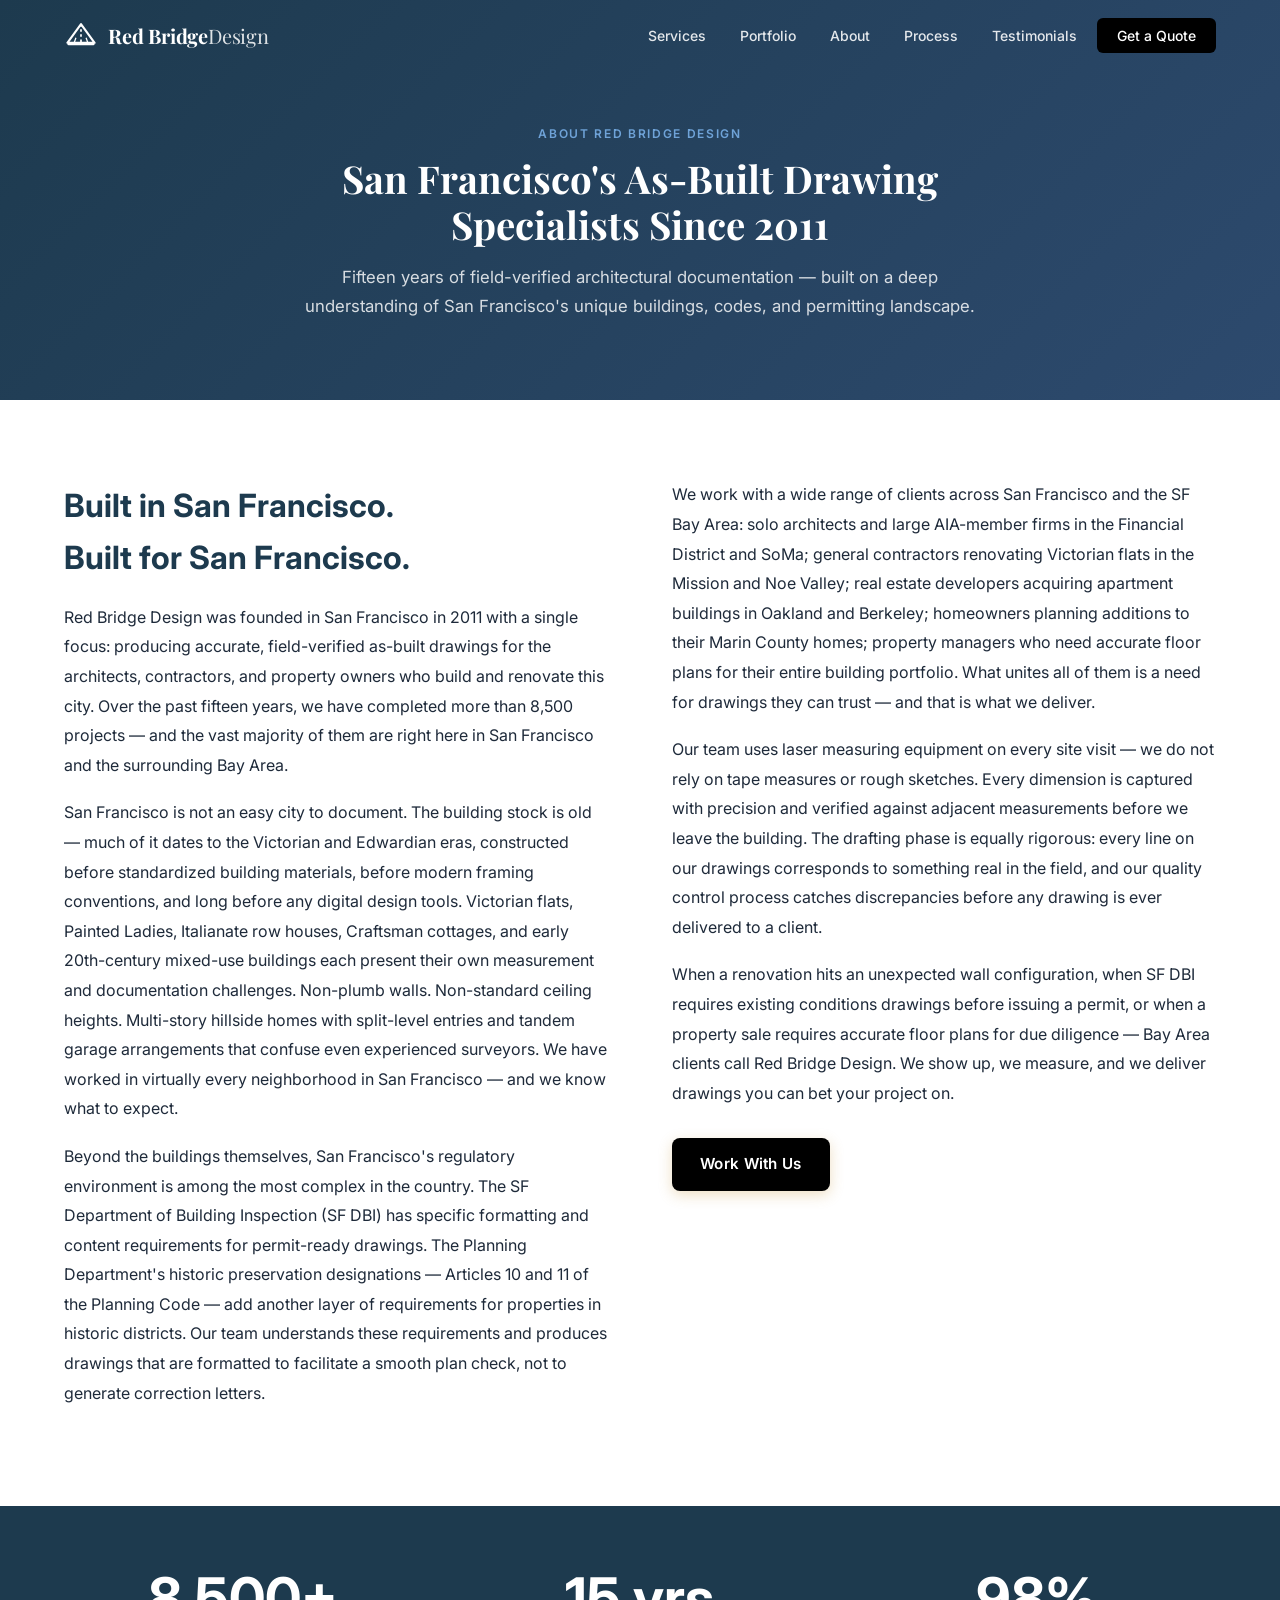
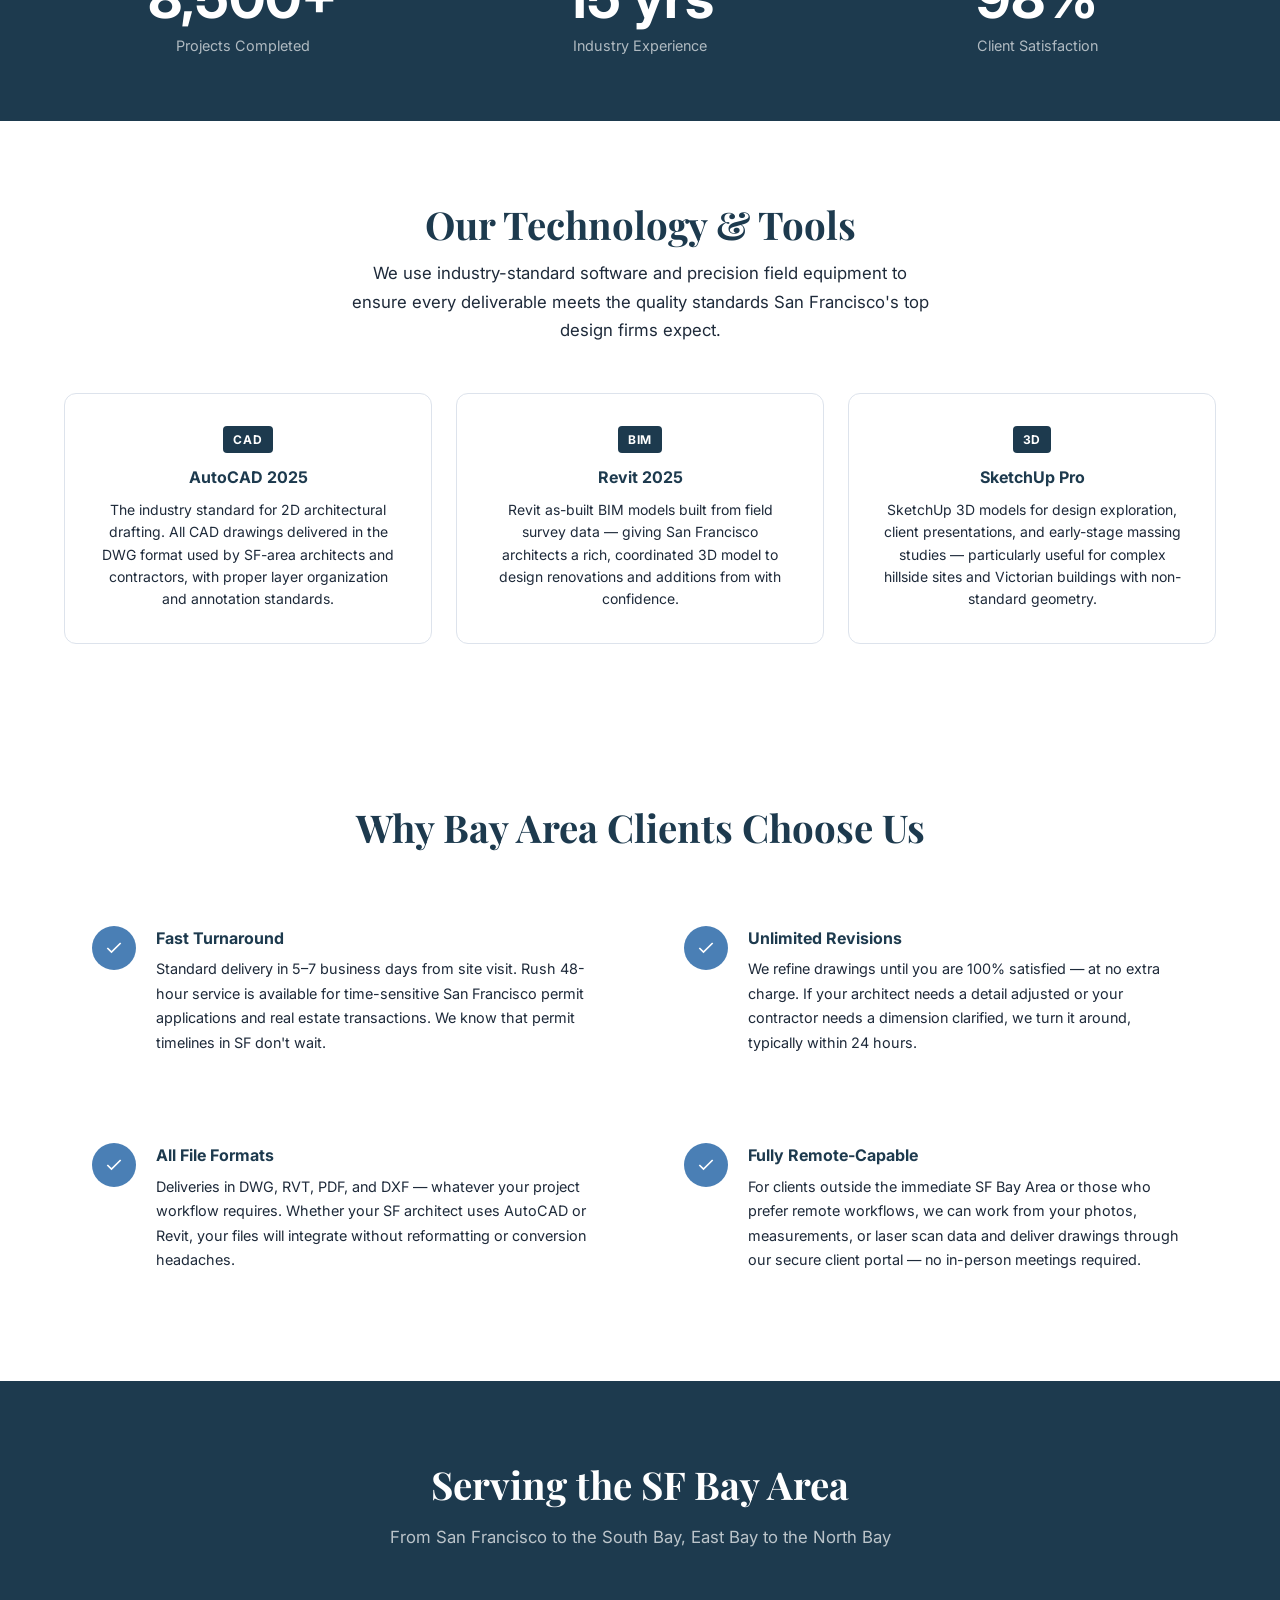
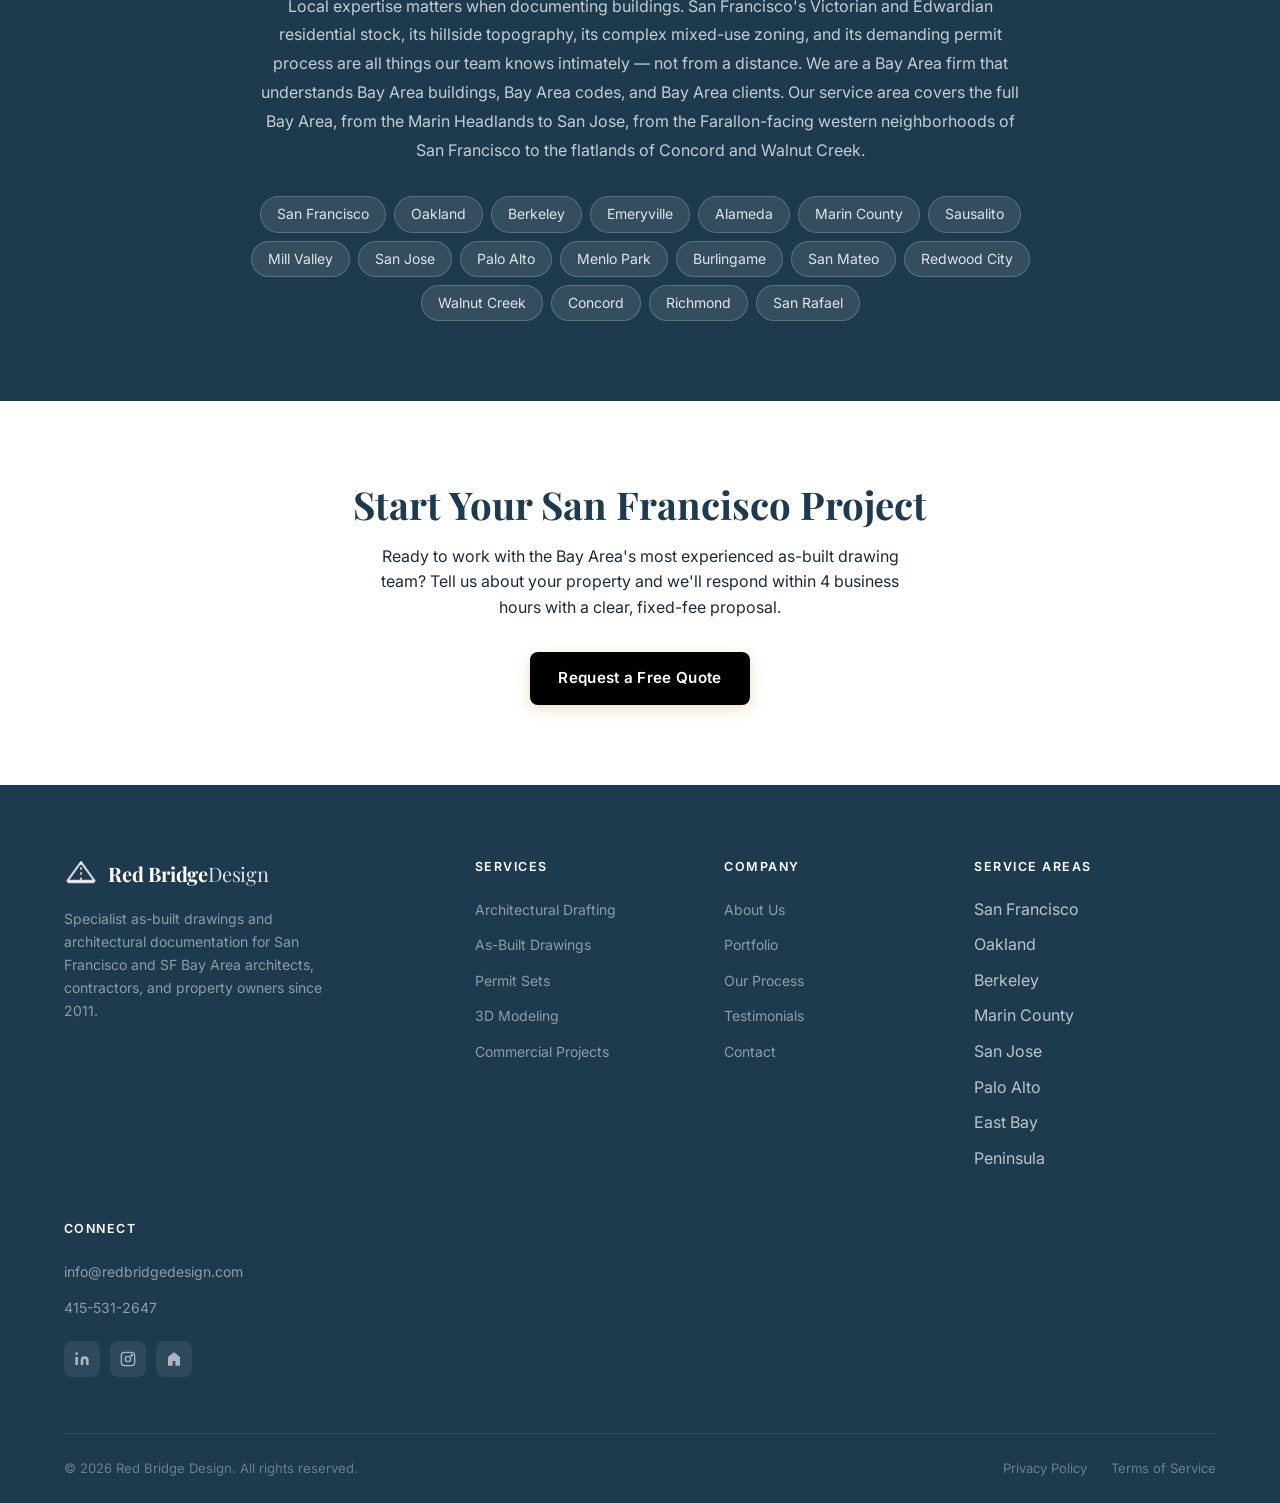
<file: about.html>
<!DOCTYPE html>
<html lang="en">
<head>
  <meta charset="UTF-8" />
  <meta name="viewport" content="width=device-width, initial-scale=1.0" />
  <title>About Red Bridge Design | SF Bay Area As-Built Drawing Specialists</title>
  <meta name="description" content="Learn about Red Bridge Design, San Francisco's premier as-built drawing firm. Serving the SF Bay Area since 2011 with field-verified architectural documentation." />
  <link rel="canonical" href="https://redbridgedesign.com/about.html" />

  <!-- Open Graph -->
  <meta property="og:title" content="About Red Bridge Design | SF Bay Area As-Built Drawing Specialists" />
  <meta property="og:description" content="San Francisco's premier as-built drawing firm. Serving the SF Bay Area since 2011 with field-verified architectural documentation." />
  <meta property="og:url" content="https://redbridgedesign.com/about.html" />
  <meta property="og:type" content="website" />
  <meta property="og:image" content="https://redbridgedesign.com/assets/og-image.jpg" />

  <!-- Twitter Card -->
  <meta name="twitter:card" content="summary_large_image" />
  <meta name="twitter:title" content="About Red Bridge Design | SF Bay Area As-Built Drawing Specialists" />
  <meta name="twitter:description" content="San Francisco's premier as-built drawing firm. Serving the SF Bay Area since 2011." />

  <link rel="stylesheet" href="styles.css" />
  <link rel="preconnect" href="https://fonts.googleapis.com" />
  <link rel="preconnect" href="https://fonts.gstatic.com" crossorigin />
  <link href="https://fonts.googleapis.com/css2?family=Inter:wght@300;400;500;600;700&family=Playfair+Display:wght@400;600;700&display=swap" rel="stylesheet" />
  <style>
    .page-hero {
      background: linear-gradient(135deg, var(--clr-navy) 0%, var(--clr-navy-mid) 100%);
      color: white;
      padding: 120px 0 80px;
      text-align: center;
    }
    .page-hero .section-eyebrow { color: var(--clr-blue-light); }
    .page-hero .section-title { color: white; }
    .page-hero .section-subtitle { color: rgba(255,255,255,0.82); max-width: 700px; margin: 0 auto; }
    .nav__link--active { color: var(--clr-blue) !important; font-weight: 600; }

    .about-story { padding: 80px 0; }
    .about-story__grid { display: grid; grid-template-columns: 1fr 1fr; gap: 64px; align-items: start; }
    .about-story h2 { color: var(--clr-navy); font-size: 2rem; margin-bottom: 20px; }
    .about-story p { color: var(--clr-text-muted); line-height: 1.85; margin-bottom: 18px; }

    .about-stats { background: var(--clr-navy); padding: 64px 0; }
    .about-stats__grid { display: grid; grid-template-columns: repeat(3, 1fr); gap: 40px; text-align: center; }
    .about-stat__number { font-size: 3.5rem; font-weight: 700; color: white; line-height: 1; }
    .about-stat__label { color: rgba(255,255,255,0.65); font-size: 0.9rem; margin-top: 8px; }

    .about-tools { background: var(--clr-surface); padding: 80px 0; }
    .about-tools h2 { text-align: center; color: var(--clr-navy); margin-bottom: 12px; }
    .about-tools .section-subtitle { text-align: center; color: var(--clr-text-muted); max-width: 580px; margin: 0 auto 48px; }
    .tools-grid { display: grid; grid-template-columns: repeat(3, 1fr); gap: 24px; }
    .tool-card { background: white; border-radius: 12px; padding: 32px; text-align: center; border: 1px solid var(--clr-border); }
    .tool-card__badge { display: inline-block; background: var(--clr-navy); color: white; font-size: 0.75rem; font-weight: 700; letter-spacing: 0.08em; padding: 4px 10px; border-radius: 4px; margin-bottom: 12px; }
    .tool-card h3 { color: var(--clr-navy); font-size: 1rem; margin-bottom: 8px; }
    .tool-card p { color: var(--clr-text-muted); font-size: 0.875rem; line-height: 1.6; margin: 0; }

    .about-features { padding: 80px 0; }
    .about-features h2 { text-align: center; color: var(--clr-navy); margin-bottom: 48px; }
    .features-grid { display: grid; grid-template-columns: 1fr 1fr; gap: 32px; }
    .feature-item { display: flex; gap: 20px; align-items: flex-start; padding: 28px; background: var(--clr-surface); border-radius: 12px; }
    .feature-item__icon { flex-shrink: 0; width: 44px; height: 44px; background: var(--clr-blue); border-radius: 50%; display: flex; align-items: center; justify-content: center; color: white; }
    .feature-item__icon svg { width: 20px; height: 20px; }
    .feature-item h3 { color: var(--clr-navy); font-size: 1rem; margin-bottom: 6px; }
    .feature-item p { color: var(--clr-text-muted); font-size: 0.9rem; line-height: 1.7; margin: 0; }

    .service-area-section { background: var(--clr-navy); color: white; padding: 80px 0; }
    .service-area-section h2 { color: white; text-align: center; margin-bottom: 16px; }
    .service-area-section .section-subtitle { color: rgba(255,255,255,0.7); text-align: center; max-width: 640px; margin: 0 auto 40px; }
    .service-area-section p.area-body { color: rgba(255,255,255,0.75); line-height: 1.8; max-width: 780px; margin: 0 auto 32px; text-align: center; }
    .area-tags { display: flex; flex-wrap: wrap; gap: 8px; justify-content: center; max-width: 800px; margin: 0 auto; }
    .area-tag { background: rgba(255,255,255,0.1); border: 1px solid rgba(255,255,255,0.2); border-radius: 20px; padding: 6px 16px; font-size: 0.875rem; color: rgba(255,255,255,0.85); }

    .about-cta { padding: 80px 0; text-align: center; }
    .about-cta h2 { color: var(--clr-navy); margin-bottom: 16px; }
    .about-cta p { color: var(--clr-text-muted); max-width: 560px; margin: 0 auto 32px; }

    @media (max-width: 768px) {
      .about-story__grid { grid-template-columns: 1fr; gap: 32px; }
      .about-stats__grid { grid-template-columns: 1fr; gap: 32px; }
      .tools-grid { grid-template-columns: 1fr; }
      .features-grid { grid-template-columns: 1fr; }
    }
  </style>
</head>
<body>

  <!-- ======= NAVIGATION ======= -->
  <header class="site-header" id="site-header">
    <nav class="nav container">
      <a href="index.html" class="nav__logo">
        <span class="nav__logo-icon">
          <svg viewBox="0 0 40 40" fill="none" xmlns="http://www.w3.org/2000/svg" aria-hidden="true">
            <rect x="4" y="28" width="32" height="3" rx="1.5" fill="currentColor"/>
            <path d="M20 6 L36 28 H4 Z" stroke="currentColor" stroke-width="2.5" fill="none" stroke-linejoin="round"/>
            <line x1="20" y1="6" x2="20" y2="28" stroke="currentColor" stroke-width="2" stroke-dasharray="3 3"/>
            <line x1="12" y1="28" x2="14" y2="22" stroke="currentColor" stroke-width="1.5"/>
            <line x1="28" y1="28" x2="26" y2="22" stroke="currentColor" stroke-width="1.5"/>
          </svg>
        </span>
        <span class="nav__logo-text">Red Bridge<span>Design</span></span>
      </a>

      <ul class="nav__links" id="nav-links">
        <li><a href="services.html" class="nav__link">Services</a></li>
        <li><a href="portfolio.html" class="nav__link">Portfolio</a></li>
        <li><a href="about.html" class="nav__link nav__link--active">About</a></li>
        <li><a href="process.html" class="nav__link">Process</a></li>
        <li><a href="testimonials.html" class="nav__link">Testimonials</a></li>
        <li><a href="contact.html" class="nav__link nav__link--cta">Get a Quote</a></li>
      </ul>

      <button class="nav__hamburger" id="hamburger" aria-label="Toggle navigation" aria-expanded="false">
        <span></span><span></span><span></span>
      </button>
    </nav>
  </header>

  <main>

    <!-- ======= PAGE HERO ======= -->
    <section class="page-hero section">
      <div class="container">
        <p class="section-eyebrow">About Red Bridge Design</p>
        <h1 class="section-title">San Francisco's As-Built Drawing<br/>Specialists Since 2011</h1>
        <p class="section-subtitle">Fifteen years of field-verified architectural documentation — built on a deep understanding of San Francisco's unique buildings, codes, and permitting landscape.</p>
      </div>
    </section>

    <!-- ======= STORY ======= -->
    <section class="about-story section">
      <div class="container">
        <div class="about-story__grid">
          <div>
            <h2>Built in San Francisco.<br/>Built for San Francisco.</h2>
            <p>Red Bridge Design was founded in San Francisco in 2011 with a single focus: producing accurate, field-verified as-built drawings for the architects, contractors, and property owners who build and renovate this city. Over the past fifteen years, we have completed more than 8,500 projects — and the vast majority of them are right here in San Francisco and the surrounding Bay Area.</p>
            <p>San Francisco is not an easy city to document. The building stock is old — much of it dates to the Victorian and Edwardian eras, constructed before standardized building materials, before modern framing conventions, and long before any digital design tools. Victorian flats, Painted Ladies, Italianate row houses, Craftsman cottages, and early 20th-century mixed-use buildings each present their own measurement and documentation challenges. Non-plumb walls. Non-standard ceiling heights. Multi-story hillside homes with split-level entries and tandem garage arrangements that confuse even experienced surveyors. We have worked in virtually every neighborhood in San Francisco — and we know what to expect.</p>
            <p>Beyond the buildings themselves, San Francisco's regulatory environment is among the most complex in the country. The SF Department of Building Inspection (SF DBI) has specific formatting and content requirements for permit-ready drawings. The Planning Department's historic preservation designations — Articles 10 and 11 of the Planning Code — add another layer of requirements for properties in historic districts. Our team understands these requirements and produces drawings that are formatted to facilitate a smooth plan check, not to generate correction letters.</p>
          </div>
          <div>
            <p>We work with a wide range of clients across San Francisco and the SF Bay Area: solo architects and large AIA-member firms in the Financial District and SoMa; general contractors renovating Victorian flats in the Mission and Noe Valley; real estate developers acquiring apartment buildings in Oakland and Berkeley; homeowners planning additions to their Marin County homes; property managers who need accurate floor plans for their entire building portfolio. What unites all of them is a need for drawings they can trust — and that is what we deliver.</p>
            <p>Our team uses laser measuring equipment on every site visit — we do not rely on tape measures or rough sketches. Every dimension is captured with precision and verified against adjacent measurements before we leave the building. The drafting phase is equally rigorous: every line on our drawings corresponds to something real in the field, and our quality control process catches discrepancies before any drawing is ever delivered to a client.</p>
            <p>When a renovation hits an unexpected wall configuration, when SF DBI requires existing conditions drawings before issuing a permit, or when a property sale requires accurate floor plans for due diligence — Bay Area clients call Red Bridge Design. We show up, we measure, and we deliver drawings you can bet your project on.</p>
            <a href="contact.html" class="btn btn--primary" style="margin-top:12px;">Work With Us</a>
          </div>
        </div>
      </div>
    </section>

    <!-- ======= STATS ======= -->
    <section class="about-stats">
      <div class="container">
        <div class="about-stats__grid">
          <div>
            <div class="about-stat__number">8,500+</div>
            <div class="about-stat__label">Projects Completed</div>
          </div>
          <div>
            <div class="about-stat__number">15 yrs</div>
            <div class="about-stat__label">Industry Experience</div>
          </div>
          <div>
            <div class="about-stat__number">98%</div>
            <div class="about-stat__label">Client Satisfaction</div>
          </div>
        </div>
      </div>
    </section>

    <!-- ======= TOOLS ======= -->
    <section class="about-tools">
      <div class="container">
        <h2 class="section-title">Our Technology &amp; Tools</h2>
        <p class="section-subtitle">We use industry-standard software and precision field equipment to ensure every deliverable meets the quality standards San Francisco's top design firms expect.</p>
        <div class="tools-grid">
          <div class="tool-card">
            <div class="tool-card__badge">CAD</div>
            <h3>AutoCAD 2025</h3>
            <p>The industry standard for 2D architectural drafting. All CAD drawings delivered in the DWG format used by SF-area architects and contractors, with proper layer organization and annotation standards.</p>
          </div>
          <div class="tool-card">
            <div class="tool-card__badge">BIM</div>
            <h3>Revit 2025</h3>
            <p>Revit as-built BIM models built from field survey data — giving San Francisco architects a rich, coordinated 3D model to design renovations and additions from with confidence.</p>
          </div>
          <div class="tool-card">
            <div class="tool-card__badge">3D</div>
            <h3>SketchUp Pro</h3>
            <p>SketchUp 3D models for design exploration, client presentations, and early-stage massing studies — particularly useful for complex hillside sites and Victorian buildings with non-standard geometry.</p>
          </div>
        </div>
      </div>
    </section>

    <!-- ======= FEATURES ======= -->
    <section class="about-features section">
      <div class="container">
        <h2 class="section-title">Why Bay Area Clients Choose Us</h2>
        <div class="features-grid">
          <div class="feature-item">
            <div class="feature-item__icon">
              <svg viewBox="0 0 24 24" fill="none" stroke="currentColor" stroke-width="2" aria-hidden="true"><polyline points="20 6 9 17 4 12"/></svg>
            </div>
            <div>
              <h3>Fast Turnaround</h3>
              <p>Standard delivery in 5–7 business days from site visit. Rush 48-hour service is available for time-sensitive San Francisco permit applications and real estate transactions. We know that permit timelines in SF don't wait.</p>
            </div>
          </div>
          <div class="feature-item">
            <div class="feature-item__icon">
              <svg viewBox="0 0 24 24" fill="none" stroke="currentColor" stroke-width="2" aria-hidden="true"><polyline points="20 6 9 17 4 12"/></svg>
            </div>
            <div>
              <h3>Unlimited Revisions</h3>
              <p>We refine drawings until you are 100% satisfied — at no extra charge. If your architect needs a detail adjusted or your contractor needs a dimension clarified, we turn it around, typically within 24 hours.</p>
            </div>
          </div>
          <div class="feature-item">
            <div class="feature-item__icon">
              <svg viewBox="0 0 24 24" fill="none" stroke="currentColor" stroke-width="2" aria-hidden="true"><polyline points="20 6 9 17 4 12"/></svg>
            </div>
            <div>
              <h3>All File Formats</h3>
              <p>Deliveries in DWG, RVT, PDF, and DXF — whatever your project workflow requires. Whether your SF architect uses AutoCAD or Revit, your files will integrate without reformatting or conversion headaches.</p>
            </div>
          </div>
          <div class="feature-item">
            <div class="feature-item__icon">
              <svg viewBox="0 0 24 24" fill="none" stroke="currentColor" stroke-width="2" aria-hidden="true"><polyline points="20 6 9 17 4 12"/></svg>
            </div>
            <div>
              <h3>Fully Remote-Capable</h3>
              <p>For clients outside the immediate SF Bay Area or those who prefer remote workflows, we can work from your photos, measurements, or laser scan data and deliver drawings through our secure client portal — no in-person meetings required.</p>
            </div>
          </div>
        </div>
      </div>
    </section>

    <!-- ======= SERVICE AREA ======= -->
    <section class="service-area-section">
      <div class="container">
        <h2 class="section-title">Serving the SF Bay Area</h2>
        <p class="section-subtitle">From San Francisco to the South Bay, East Bay to the North Bay</p>
        <p class="area-body">Local expertise matters when documenting buildings. San Francisco's Victorian and Edwardian residential stock, its hillside topography, its complex mixed-use zoning, and its demanding permit process are all things our team knows intimately — not from a distance. We are a Bay Area firm that understands Bay Area buildings, Bay Area codes, and Bay Area clients. Our service area covers the full Bay Area, from the Marin Headlands to San Jose, from the Farallon-facing western neighborhoods of San Francisco to the flatlands of Concord and Walnut Creek.</p>
        <div class="area-tags">
          <span class="area-tag">San Francisco</span>
          <span class="area-tag">Oakland</span>
          <span class="area-tag">Berkeley</span>
          <span class="area-tag">Emeryville</span>
          <span class="area-tag">Alameda</span>
          <span class="area-tag">Marin County</span>
          <span class="area-tag">Sausalito</span>
          <span class="area-tag">Mill Valley</span>
          <span class="area-tag">San Jose</span>
          <span class="area-tag">Palo Alto</span>
          <span class="area-tag">Menlo Park</span>
          <span class="area-tag">Burlingame</span>
          <span class="area-tag">San Mateo</span>
          <span class="area-tag">Redwood City</span>
          <span class="area-tag">Walnut Creek</span>
          <span class="area-tag">Concord</span>
          <span class="area-tag">Richmond</span>
          <span class="area-tag">San Rafael</span>
        </div>
      </div>
    </section>

    <!-- ======= CTA ======= -->
    <section class="about-cta">
      <div class="container">
        <h2 class="section-title">Start Your San Francisco Project</h2>
        <p>Ready to work with the Bay Area's most experienced as-built drawing team? Tell us about your property and we'll respond within 4 business hours with a clear, fixed-fee proposal.</p>
        <a href="contact.html" class="btn btn--primary">Request a Free Quote</a>
      </div>
    </section>

  </main>

  <!-- ======= FOOTER ======= -->
  <footer class="footer">
    <div class="container">
      <div class="footer__grid">
        <div class="footer__brand">
          <a href="index.html" class="nav__logo">
            <span class="nav__logo-icon">
              <svg viewBox="0 0 40 40" fill="none" xmlns="http://www.w3.org/2000/svg" aria-hidden="true">
                <rect x="4" y="28" width="32" height="3" rx="1.5" fill="currentColor"/>
                <path d="M20 6 L36 28 H4 Z" stroke="currentColor" stroke-width="2.5" fill="none" stroke-linejoin="round"/>
                <line x1="20" y1="6" x2="20" y2="28" stroke="currentColor" stroke-width="2" stroke-dasharray="3 3"/>
              </svg>
            </span>
            <span class="nav__logo-text">Red Bridge<span>Design</span></span>
          </a>
          <p class="footer__tagline">Specialist as-built drawings and architectural documentation for San Francisco and SF Bay Area architects, contractors, and property owners since 2011.</p>
        </div>

        <div class="footer__col">
          <h4>Services</h4>
          <ul>
            <li><a href="services.html">Architectural Drafting</a></li>
            <li><a href="services.html">As-Built Drawings</a></li>
            <li><a href="services.html">Permit Sets</a></li>
            <li><a href="services.html">3D Modeling</a></li>
            <li><a href="services.html">Commercial Projects</a></li>
          </ul>
        </div>

        <div class="footer__col">
          <h4>Company</h4>
          <ul>
            <li><a href="about.html">About Us</a></li>
            <li><a href="portfolio.html">Portfolio</a></li>
            <li><a href="process.html">Our Process</a></li>
            <li><a href="testimonials.html">Testimonials</a></li>
            <li><a href="contact.html">Contact</a></li>
          </ul>
        </div>

        <div class="footer__col">
          <h4>Service Areas</h4>
          <ul>
            <li>San Francisco</li>
            <li>Oakland</li>
            <li>Berkeley</li>
            <li>Marin County</li>
            <li>San Jose</li>
            <li>Palo Alto</li>
            <li>East Bay</li>
            <li>Peninsula</li>
          </ul>
        </div>

        <div class="footer__col">
          <h4>Connect</h4>
          <ul>
            <li><a href="mailto:info@redbridgedesign.com">info@redbridgedesign.com</a></li>
            <li><a href="tel:4155312647">415-531-2647</a></li>
          </ul>
          <div class="footer__social">
            <a href="#" aria-label="LinkedIn" class="footer__social-link">
              <svg viewBox="0 0 24 24" fill="currentColor" aria-hidden="true"><path d="M16 8a6 6 0 016 6v7h-4v-7a2 2 0 00-2-2 2 2 0 00-2 2v7h-4v-7a6 6 0 016-6zM2 9h4v12H2z"/><circle cx="4" cy="4" r="2"/></svg>
            </a>
            <a href="#" aria-label="Instagram" class="footer__social-link">
              <svg viewBox="0 0 24 24" fill="none" stroke="currentColor" stroke-width="2" aria-hidden="true"><rect x="2" y="2" width="20" height="20" rx="5"/><circle cx="12" cy="12" r="4"/><circle cx="17.5" cy="6.5" r="1" fill="currentColor"/></svg>
            </a>
            <a href="#" aria-label="Houzz" class="footer__social-link">
              <svg viewBox="0 0 24 24" fill="currentColor" aria-hidden="true"><path d="M12 2L3 9v13h7v-7h4v7h7V9z"/></svg>
            </a>
          </div>
        </div>
      </div>

      <div class="footer__bottom">
        <p>&copy; 2026 Red Bridge Design. All rights reserved.</p>
        <div class="footer__bottom-links">
          <a href="#">Privacy Policy</a>
          <a href="#">Terms of Service</a>
        </div>
      </div>
    </div>
  </footer>

  <!-- ======= BACK TO TOP ======= -->
  <button class="back-to-top" id="back-to-top" aria-label="Back to top">
    <svg viewBox="0 0 24 24" fill="none" stroke="currentColor" stroke-width="2.5" aria-hidden="true"><polyline points="18 15 12 9 6 15"/></svg>
  </button>

  <script src="script.js"></script>
</body>
</html>
</file>
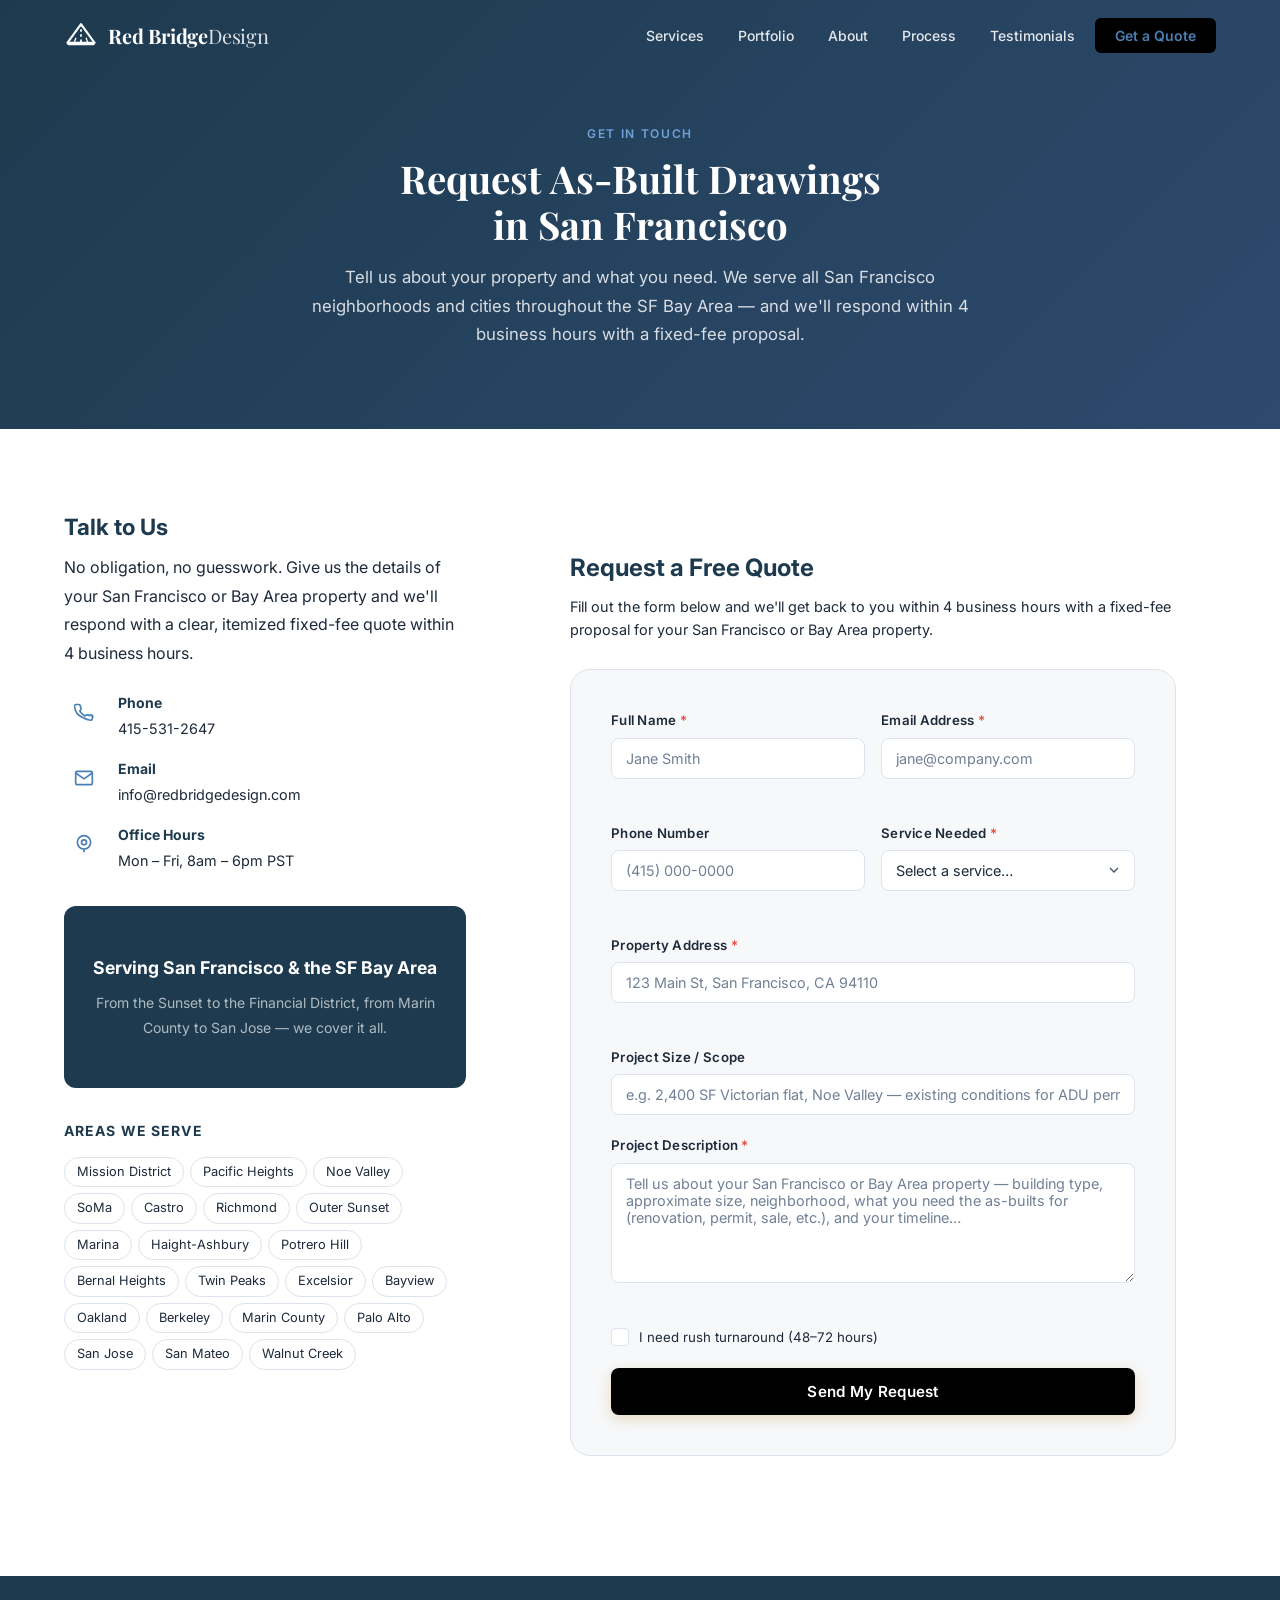
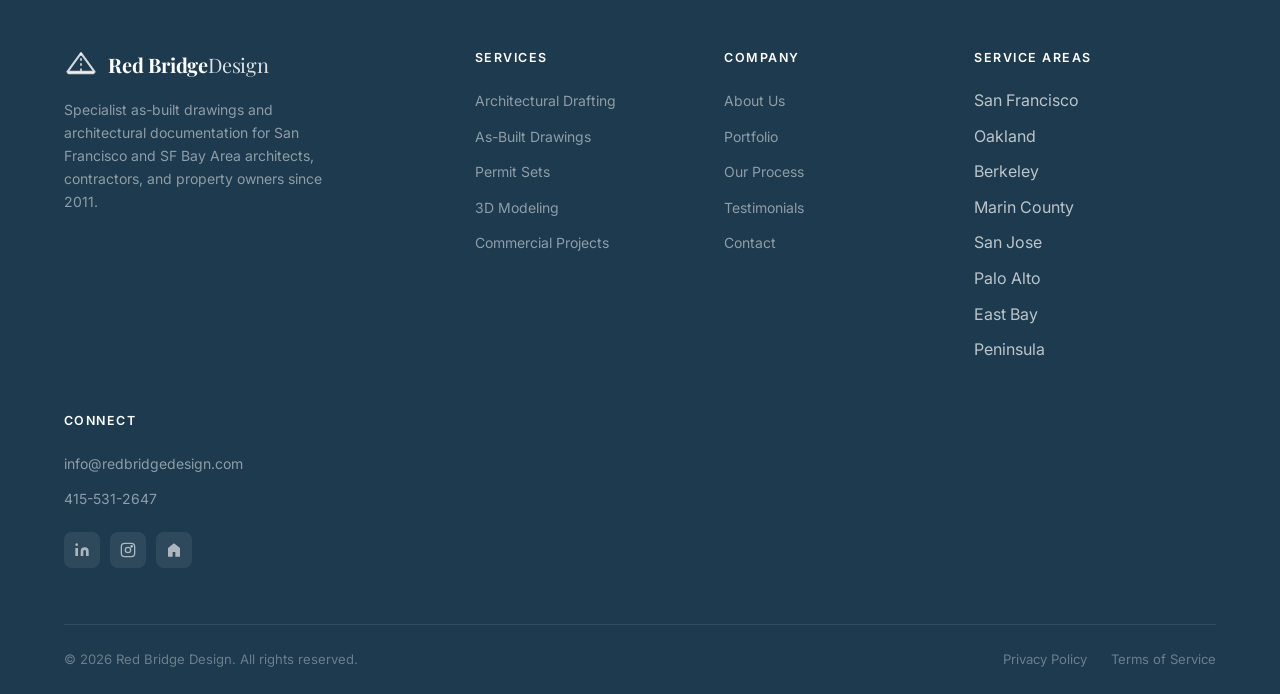
<file: contact.html>
<!DOCTYPE html>
<html lang="en">
<head>
  <meta charset="UTF-8" />
  <meta name="viewport" content="width=device-width, initial-scale=1.0" />
  <title>Get a Free As-Built Drawing Quote | Red Bridge Design San Francisco</title>
  <meta name="description" content="Request a free quote for as-built drawings in San Francisco or the SF Bay Area. Red Bridge Design responds within 4 hours with a fixed-fee proposal." />
  <link rel="canonical" href="https://redbridgedesign.com/contact.html" />

  <!-- Open Graph -->
  <meta property="og:title" content="Get a Free As-Built Drawing Quote | Red Bridge Design San Francisco" />
  <meta property="og:description" content="Request a free quote for as-built drawings in San Francisco or the SF Bay Area. Fixed-fee proposals returned within 4 hours." />
  <meta property="og:url" content="https://redbridgedesign.com/contact.html" />
  <meta property="og:type" content="website" />
  <meta property="og:image" content="https://redbridgedesign.com/assets/og-image.jpg" />

  <!-- Twitter Card -->
  <meta name="twitter:card" content="summary_large_image" />
  <meta name="twitter:title" content="Get a Free As-Built Drawing Quote | Red Bridge Design San Francisco" />
  <meta name="twitter:description" content="Fixed-fee as-built drawing proposals for San Francisco and SF Bay Area properties. Respond within 4 hours." />

  <link rel="stylesheet" href="styles.css" />
  <link rel="preconnect" href="https://fonts.googleapis.com" />
  <link rel="preconnect" href="https://fonts.gstatic.com" crossorigin />
  <link href="https://fonts.googleapis.com/css2?family=Inter:wght@300;400;500;600;700&family=Playfair+Display:wght@400;600;700&display=swap" rel="stylesheet" />
  <style>
    .page-hero {
      background: linear-gradient(135deg, var(--clr-navy) 0%, var(--clr-navy-mid) 100%);
      color: white;
      padding: 120px 0 80px;
      text-align: center;
    }
    .page-hero .section-eyebrow { color: var(--clr-blue-light); }
    .page-hero .section-title { color: white; }
    .page-hero .section-subtitle { color: rgba(255,255,255,0.82); max-width: 700px; margin: 0 auto; }
    .nav__link--active { color: var(--clr-blue) !important; font-weight: 600; }

    .contact-page { padding: 80px 0; }
    .contact-page__grid { display: grid; grid-template-columns: 1fr 1.6fr; gap: 64px; align-items: start; }

    .contact-sidebar h2 { color: var(--clr-navy); font-size: 1.4rem; margin-bottom: 8px; }
    .contact-sidebar p { color: var(--clr-text-muted); line-height: 1.8; margin-bottom: 24px; }
    .contact-detail-list { list-style: none; padding: 0; display: flex; flex-direction: column; gap: 16px; margin-bottom: 32px; }
    .contact-detail-list li { display: flex; gap: 14px; align-items: flex-start; }
    .contact-detail-list__icon { flex-shrink: 0; width: 40px; height: 40px; background: var(--clr-surface); border-radius: 8px; display: flex; align-items: center; justify-content: center; color: var(--clr-blue); }
    .contact-detail-list__icon svg { width: 20px; height: 20px; }
    .contact-detail-list strong { display: block; color: var(--clr-navy); font-size: 0.875rem; margin-bottom: 2px; }
    .contact-detail-list a, .contact-detail-list span { color: var(--clr-text-muted); font-size: 0.9rem; }
    .contact-detail-list a:hover { color: var(--clr-blue); }

    .contact-map-placeholder { background: var(--clr-navy); border-radius: 12px; padding: 48px 24px; text-align: center; color: white; margin-bottom: 32px; }
    .contact-map-placeholder h3 { color: white; margin-bottom: 8px; font-size: 1.1rem; }
    .contact-map-placeholder p { color: rgba(255,255,255,0.65); font-size: 0.875rem; margin: 0; }

    .contact-areas h3 { color: var(--clr-navy); font-size: 0.875rem; text-transform: uppercase; letter-spacing: 0.08em; margin-bottom: 14px; }
    .contact-area-tags { display: flex; flex-wrap: wrap; gap: 6px; }
    .contact-area-tag { background: var(--clr-surface); border: 1px solid var(--clr-border); border-radius: 16px; padding: 4px 12px; font-size: 0.8rem; color: var(--clr-text-muted); }

    .contact-form-wrap { background: var(--clr-surface); border-radius: 16px; padding: 40px; }
    .contact-form-wrap h2 { color: var(--clr-navy); margin-bottom: 8px; }
    .contact-form-wrap .form-intro { color: var(--clr-text-muted); margin-bottom: 28px; font-size: 0.9rem; }

    @media (max-width: 900px) {
      .contact-page__grid { grid-template-columns: 1fr; gap: 48px; }
    }
  </style>
</head>
<body>

  <!-- ======= NAVIGATION ======= -->
  <header class="site-header" id="site-header">
    <nav class="nav container">
      <a href="index.html" class="nav__logo">
        <span class="nav__logo-icon">
          <svg viewBox="0 0 40 40" fill="none" xmlns="http://www.w3.org/2000/svg" aria-hidden="true">
            <rect x="4" y="28" width="32" height="3" rx="1.5" fill="currentColor"/>
            <path d="M20 6 L36 28 H4 Z" stroke="currentColor" stroke-width="2.5" fill="none" stroke-linejoin="round"/>
            <line x1="20" y1="6" x2="20" y2="28" stroke="currentColor" stroke-width="2" stroke-dasharray="3 3"/>
            <line x1="12" y1="28" x2="14" y2="22" stroke="currentColor" stroke-width="1.5"/>
            <line x1="28" y1="28" x2="26" y2="22" stroke="currentColor" stroke-width="1.5"/>
          </svg>
        </span>
        <span class="nav__logo-text">Red Bridge<span>Design</span></span>
      </a>

      <ul class="nav__links" id="nav-links">
        <li><a href="services.html" class="nav__link">Services</a></li>
        <li><a href="portfolio.html" class="nav__link">Portfolio</a></li>
        <li><a href="about.html" class="nav__link">About</a></li>
        <li><a href="process.html" class="nav__link">Process</a></li>
        <li><a href="testimonials.html" class="nav__link">Testimonials</a></li>
        <li><a href="contact.html" class="nav__link nav__link--active nav__link--cta">Get a Quote</a></li>
      </ul>

      <button class="nav__hamburger" id="hamburger" aria-label="Toggle navigation" aria-expanded="false">
        <span></span><span></span><span></span>
      </button>
    </nav>
  </header>

  <main>

    <!-- ======= PAGE HERO ======= -->
    <section class="page-hero section">
      <div class="container">
        <p class="section-eyebrow">Get In Touch</p>
        <h1 class="section-title">Request As-Built Drawings<br/>in San Francisco</h1>
        <p class="section-subtitle">Tell us about your property and what you need. We serve all San Francisco neighborhoods and cities throughout the SF Bay Area — and we'll respond within 4 business hours with a fixed-fee proposal.</p>
      </div>
    </section>

    <!-- ======= CONTACT SECTION ======= -->
    <section class="contact-page section">
      <div class="container">
        <div class="contact-page__grid">

          <!-- Sidebar -->
          <aside class="contact-sidebar">
            <h2>Talk to Us</h2>
            <p>No obligation, no guesswork. Give us the details of your San Francisco or Bay Area property and we'll respond with a clear, itemized fixed-fee quote within 4 business hours.</p>

            <ul class="contact-detail-list">
              <li>
                <div class="contact-detail-list__icon" aria-hidden="true">
                  <svg viewBox="0 0 24 24" fill="none" stroke="currentColor" stroke-width="2"><path d="M22 16.92v3a2 2 0 01-2.18 2 19.79 19.79 0 01-8.63-3.07A19.5 19.5 0 013.7 13.9a19.79 19.79 0 01-3.07-8.67A2 2 0 012.61 3h3a2 2 0 012 1.72c.127.96.361 1.903.7 2.81a2 2 0 01-.45 2.11L6.91 10.6a16 16 0 006.29 6.29l.96-.96a2 2 0 012.11-.45c.907.339 1.85.573 2.81.7A2 2 0 0122 18.92z"/></svg>
                </div>
                <div>
                  <strong>Phone</strong>
                  <a href="tel:4155312647">415-531-2647</a>
                </div>
              </li>
              <li>
                <div class="contact-detail-list__icon" aria-hidden="true">
                  <svg viewBox="0 0 24 24" fill="none" stroke="currentColor" stroke-width="2"><path d="M4 4h16c1.1 0 2 .9 2 2v12c0 1.1-.9 2-2 2H4c-1.1 0-2-.9-2-2V6c0-1.1.9-2 2-2z"/><polyline points="22,6 12,13 2,6"/></svg>
                </div>
                <div>
                  <strong>Email</strong>
                  <a href="mailto:info@redbridgedesign.com">info@redbridgedesign.com</a>
                </div>
              </li>
              <li>
                <div class="contact-detail-list__icon" aria-hidden="true">
                  <svg viewBox="0 0 24 24" fill="none" stroke="currentColor" stroke-width="2"><circle cx="12" cy="10" r="3"/><path d="M12 2a8 8 0 010 16c-4.418 0-8-3.582-8-8s3.582-8 8-8z"/><path d="M12 18v4"/></svg>
                </div>
                <div>
                  <strong>Office Hours</strong>
                  <span>Mon – Fri, 8am – 6pm PST</span>
                </div>
              </li>
            </ul>

            <div class="contact-map-placeholder" role="img" aria-label="Service area map placeholder">
              <h3>Serving San Francisco &amp; the SF Bay Area</h3>
              <p>From the Sunset to the Financial District, from Marin County to San Jose — we cover it all.</p>
            </div>

            <div class="contact-areas">
              <h3>Areas We Serve</h3>
              <div class="contact-area-tags">
                <span class="contact-area-tag">Mission District</span>
                <span class="contact-area-tag">Pacific Heights</span>
                <span class="contact-area-tag">Noe Valley</span>
                <span class="contact-area-tag">SoMa</span>
                <span class="contact-area-tag">Castro</span>
                <span class="contact-area-tag">Richmond</span>
                <span class="contact-area-tag">Outer Sunset</span>
                <span class="contact-area-tag">Marina</span>
                <span class="contact-area-tag">Haight-Ashbury</span>
                <span class="contact-area-tag">Potrero Hill</span>
                <span class="contact-area-tag">Bernal Heights</span>
                <span class="contact-area-tag">Twin Peaks</span>
                <span class="contact-area-tag">Excelsior</span>
                <span class="contact-area-tag">Bayview</span>
                <span class="contact-area-tag">Oakland</span>
                <span class="contact-area-tag">Berkeley</span>
                <span class="contact-area-tag">Marin County</span>
                <span class="contact-area-tag">Palo Alto</span>
                <span class="contact-area-tag">San Jose</span>
                <span class="contact-area-tag">San Mateo</span>
                <span class="contact-area-tag">Walnut Creek</span>
              </div>
            </div>
          </aside>

          <!-- Form -->
          <div class="contact-form-wrap">
            <h2>Request a Free Quote</h2>
            <p class="form-intro">Fill out the form below and we'll get back to you within 4 business hours with a fixed-fee proposal for your San Francisco or Bay Area property.</p>

            <form class="contact__form" id="contact-form" action="submit.php" method="POST" novalidate>
              <div class="form-row">
                <div class="form-group">
                  <label for="name">Full Name <span aria-hidden="true">*</span></label>
                  <input type="text" id="name" name="name" placeholder="Jane Smith" required autocomplete="name" />
                  <span class="form-error" id="name-error" role="alert"></span>
                </div>
                <div class="form-group">
                  <label for="email">Email Address <span aria-hidden="true">*</span></label>
                  <input type="email" id="email" name="email" placeholder="jane@company.com" required autocomplete="email" />
                  <span class="form-error" id="email-error" role="alert"></span>
                </div>
              </div>

              <div class="form-row">
                <div class="form-group">
                  <label for="phone">Phone Number</label>
                  <input type="tel" id="phone" name="phone" placeholder="(415) 000-0000" autocomplete="tel" />
                </div>
                <div class="form-group">
                  <label for="service">Service Needed <span aria-hidden="true">*</span></label>
                  <select id="service" name="service" required>
                    <option value="">Select a service…</option>
                    <option value="architectural-drafting">Architectural Drafting</option>
                    <option value="as-built">As-Built Drawings</option>
                    <option value="permit-set">Permit Drawing Set</option>
                    <option value="3d-modeling">3D Modeling / BIM</option>
                    <option value="commercial">Commercial / Multi-Family</option>
                    <option value="historic">Historic / Renovation</option>
                    <option value="other">Other</option>
                  </select>
                  <span class="form-error" id="service-error" role="alert"></span>
                </div>
              </div>

              <div class="form-group">
                <label for="property-address">Property Address <span aria-hidden="true">*</span></label>
                <input type="text" id="property-address" name="property-address" placeholder="123 Main St, San Francisco, CA 94110" required autocomplete="street-address" />
                <span class="form-error" id="property-address-error" role="alert"></span>
              </div>

              <div class="form-group">
                <label for="project-size">Project Size / Scope</label>
                <input type="text" id="project-size" name="project-size" placeholder="e.g. 2,400 SF Victorian flat, Noe Valley — existing conditions for ADU permit" />
              </div>

              <div class="form-group">
                <label for="message">Project Description <span aria-hidden="true">*</span></label>
                <textarea id="message" name="message" rows="5" placeholder="Tell us about your San Francisco or Bay Area property — building type, approximate size, neighborhood, what you need the as-builts for (renovation, permit, sale, etc.), and your timeline…" required></textarea>
                <span class="form-error" id="message-error" role="alert"></span>
              </div>

              <div class="form-group form-group--checkbox">
                <label class="checkbox-label">
                  <input type="checkbox" name="rush" id="rush" />
                  <span class="checkbox-custom" aria-hidden="true"></span>
                  I need rush turnaround (48–72 hours)
                </label>
              </div>

              <button type="submit" class="btn btn--primary btn--full" id="submit-btn">
                <span class="btn__text">Send My Request</span>
                <span class="btn__loading" aria-hidden="true"></span>
              </button>

              <div class="form-success" id="form-success" role="status" aria-live="polite">
                <svg viewBox="0 0 24 24" fill="none" stroke="currentColor" stroke-width="2" aria-hidden="true"><circle cx="12" cy="12" r="10"/><polyline points="20 6 9 17 4 12"/></svg>
                <strong>Request received!</strong> We'll be in touch within 4 business hours.
              </div>

              <div class="form-send-error" id="form-send-error" role="alert" aria-live="polite">
                <svg viewBox="0 0 24 24" fill="none" stroke="currentColor" stroke-width="2" aria-hidden="true"><circle cx="12" cy="12" r="10"/><line x1="12" y1="8" x2="12" y2="12"/><line x1="12" y1="16" x2="12.01" y2="16"/></svg>
                <strong>Something went wrong.</strong> Please email us directly at <a href="mailto:info@redbridgedesign.com">info@redbridgedesign.com</a>.
              </div>
            </form>
          </div>

        </div>
      </div>
    </section>

  </main>

  <!-- ======= FOOTER ======= -->
  <footer class="footer">
    <div class="container">
      <div class="footer__grid">
        <div class="footer__brand">
          <a href="index.html" class="nav__logo">
            <span class="nav__logo-icon">
              <svg viewBox="0 0 40 40" fill="none" xmlns="http://www.w3.org/2000/svg" aria-hidden="true">
                <rect x="4" y="28" width="32" height="3" rx="1.5" fill="currentColor"/>
                <path d="M20 6 L36 28 H4 Z" stroke="currentColor" stroke-width="2.5" fill="none" stroke-linejoin="round"/>
                <line x1="20" y1="6" x2="20" y2="28" stroke="currentColor" stroke-width="2" stroke-dasharray="3 3"/>
              </svg>
            </span>
            <span class="nav__logo-text">Red Bridge<span>Design</span></span>
          </a>
          <p class="footer__tagline">Specialist as-built drawings and architectural documentation for San Francisco and SF Bay Area architects, contractors, and property owners since 2011.</p>
        </div>

        <div class="footer__col">
          <h4>Services</h4>
          <ul>
            <li><a href="services.html">Architectural Drafting</a></li>
            <li><a href="services.html">As-Built Drawings</a></li>
            <li><a href="services.html">Permit Sets</a></li>
            <li><a href="services.html">3D Modeling</a></li>
            <li><a href="services.html">Commercial Projects</a></li>
          </ul>
        </div>

        <div class="footer__col">
          <h4>Company</h4>
          <ul>
            <li><a href="about.html">About Us</a></li>
            <li><a href="portfolio.html">Portfolio</a></li>
            <li><a href="process.html">Our Process</a></li>
            <li><a href="testimonials.html">Testimonials</a></li>
            <li><a href="contact.html">Contact</a></li>
          </ul>
        </div>

        <div class="footer__col">
          <h4>Service Areas</h4>
          <ul>
            <li>San Francisco</li>
            <li>Oakland</li>
            <li>Berkeley</li>
            <li>Marin County</li>
            <li>San Jose</li>
            <li>Palo Alto</li>
            <li>East Bay</li>
            <li>Peninsula</li>
          </ul>
        </div>

        <div class="footer__col">
          <h4>Connect</h4>
          <ul>
            <li><a href="mailto:info@redbridgedesign.com">info@redbridgedesign.com</a></li>
            <li><a href="tel:4155312647">415-531-2647</a></li>
          </ul>
          <div class="footer__social">
            <a href="#" aria-label="LinkedIn" class="footer__social-link">
              <svg viewBox="0 0 24 24" fill="currentColor" aria-hidden="true"><path d="M16 8a6 6 0 016 6v7h-4v-7a2 2 0 00-2-2 2 2 0 00-2 2v7h-4v-7a6 6 0 016-6zM2 9h4v12H2z"/><circle cx="4" cy="4" r="2"/></svg>
            </a>
            <a href="#" aria-label="Instagram" class="footer__social-link">
              <svg viewBox="0 0 24 24" fill="none" stroke="currentColor" stroke-width="2" aria-hidden="true"><rect x="2" y="2" width="20" height="20" rx="5"/><circle cx="12" cy="12" r="4"/><circle cx="17.5" cy="6.5" r="1" fill="currentColor"/></svg>
            </a>
            <a href="#" aria-label="Houzz" class="footer__social-link">
              <svg viewBox="0 0 24 24" fill="currentColor" aria-hidden="true"><path d="M12 2L3 9v13h7v-7h4v7h7V9z"/></svg>
            </a>
          </div>
        </div>
      </div>

      <div class="footer__bottom">
        <p>&copy; 2026 Red Bridge Design. All rights reserved.</p>
        <div class="footer__bottom-links">
          <a href="#">Privacy Policy</a>
          <a href="#">Terms of Service</a>
        </div>
      </div>
    </div>
  </footer>

  <!-- ======= BACK TO TOP ======= -->
  <button class="back-to-top" id="back-to-top" aria-label="Back to top">
    <svg viewBox="0 0 24 24" fill="none" stroke="currentColor" stroke-width="2.5" aria-hidden="true"><polyline points="18 15 12 9 6 15"/></svg>
  </button>

  <script src="script.js"></script>
</body>
</html>
</file>
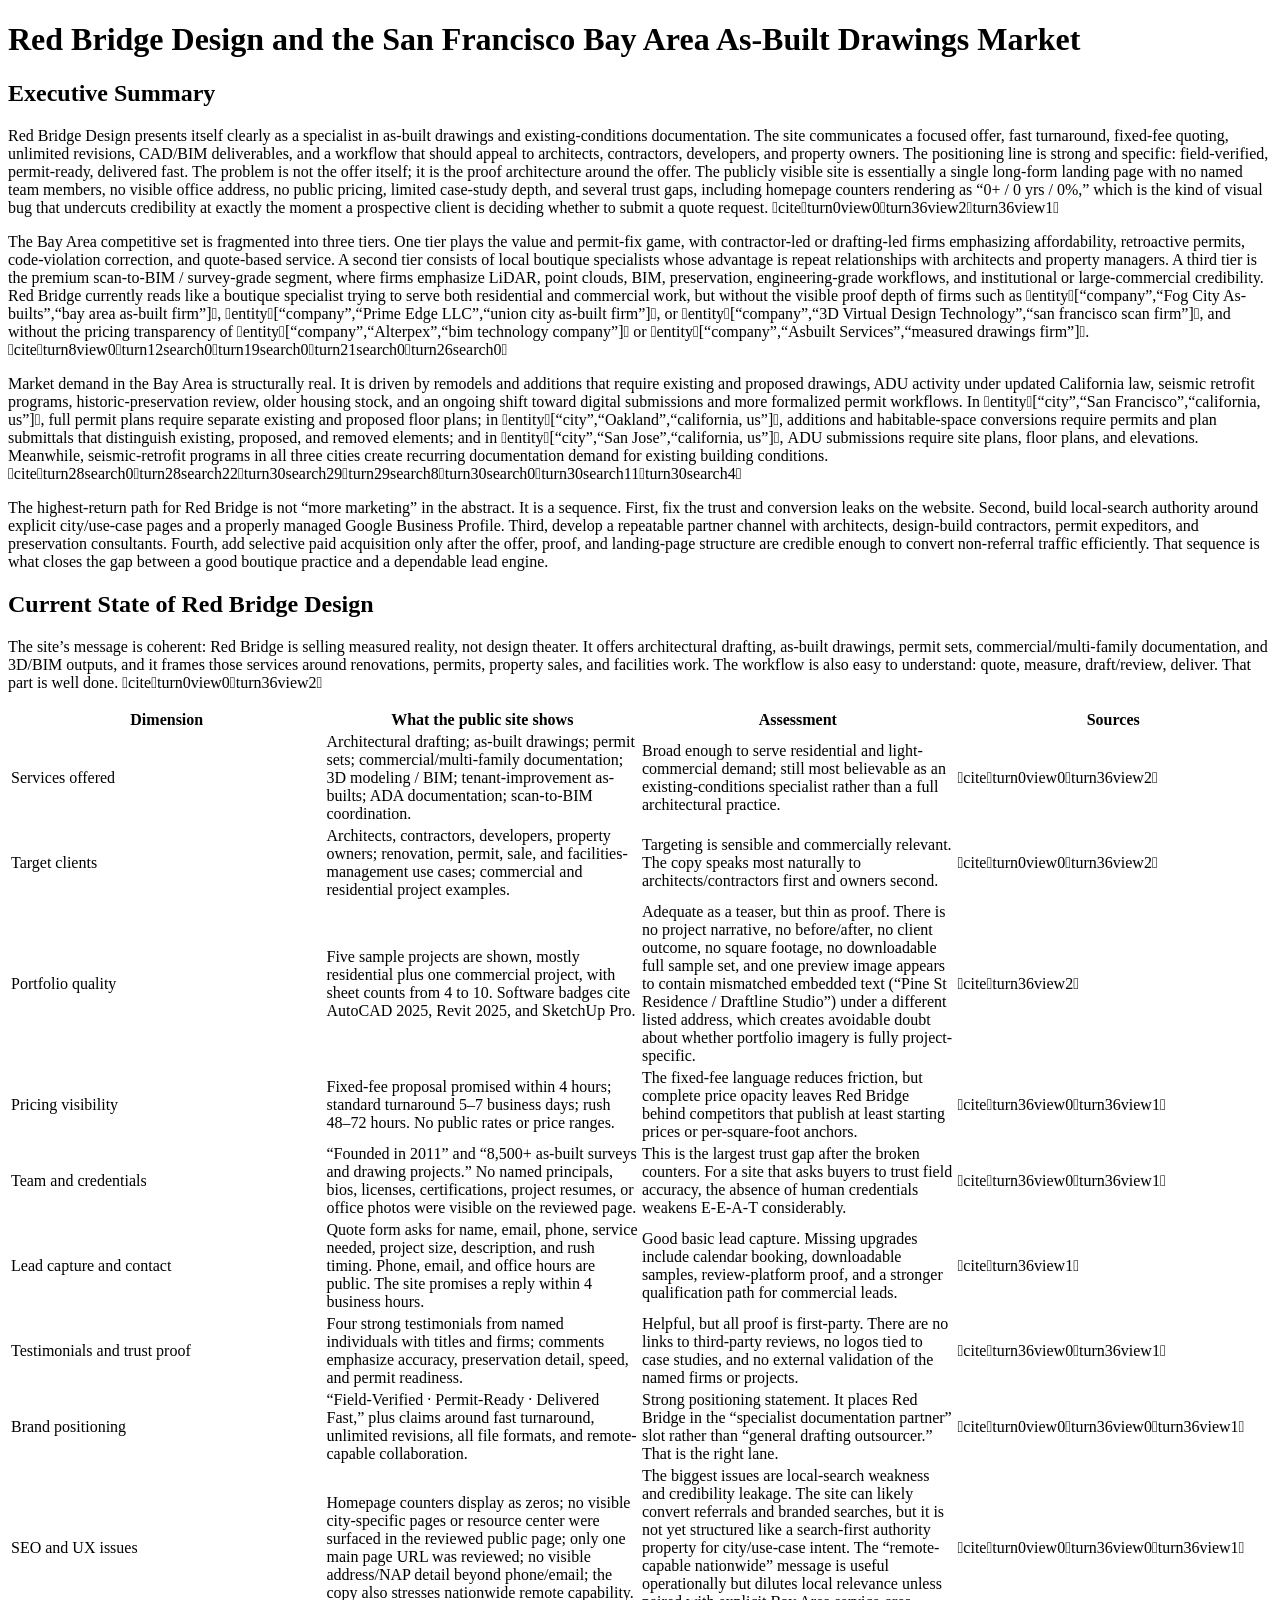
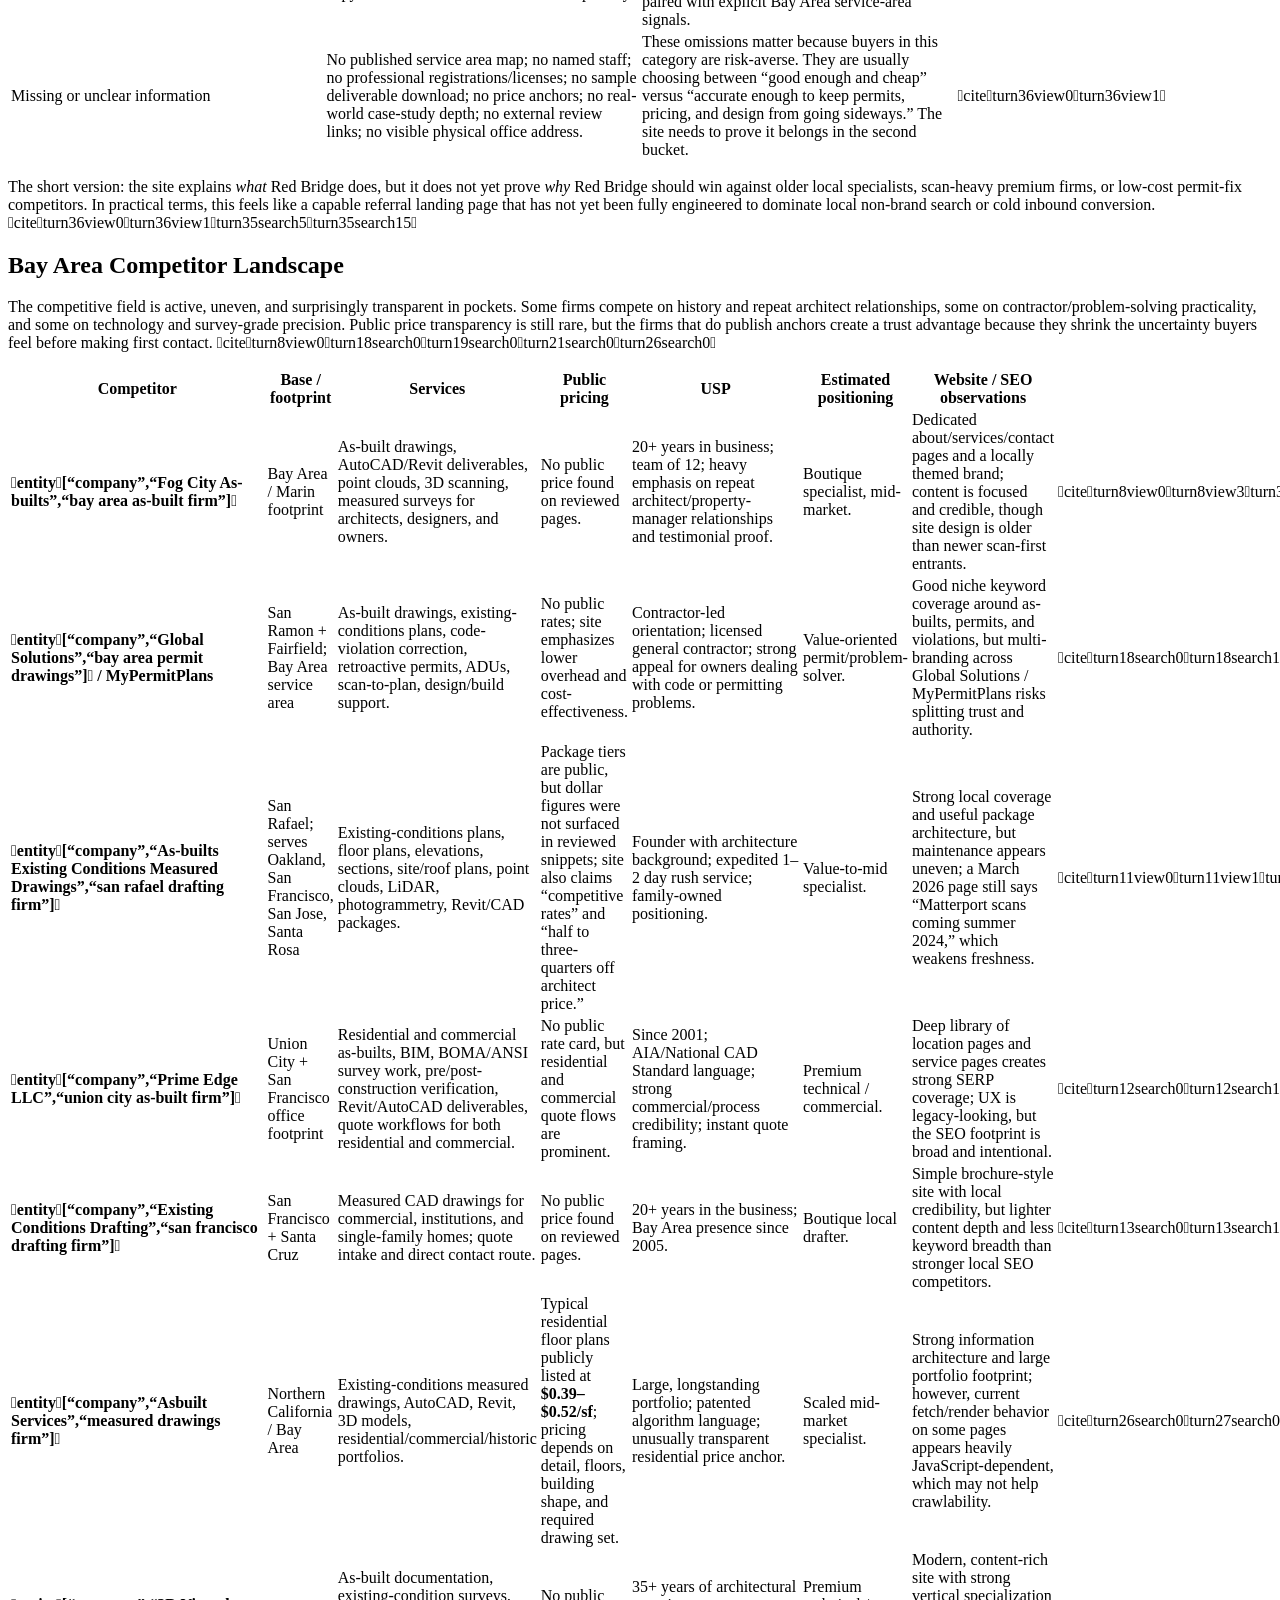
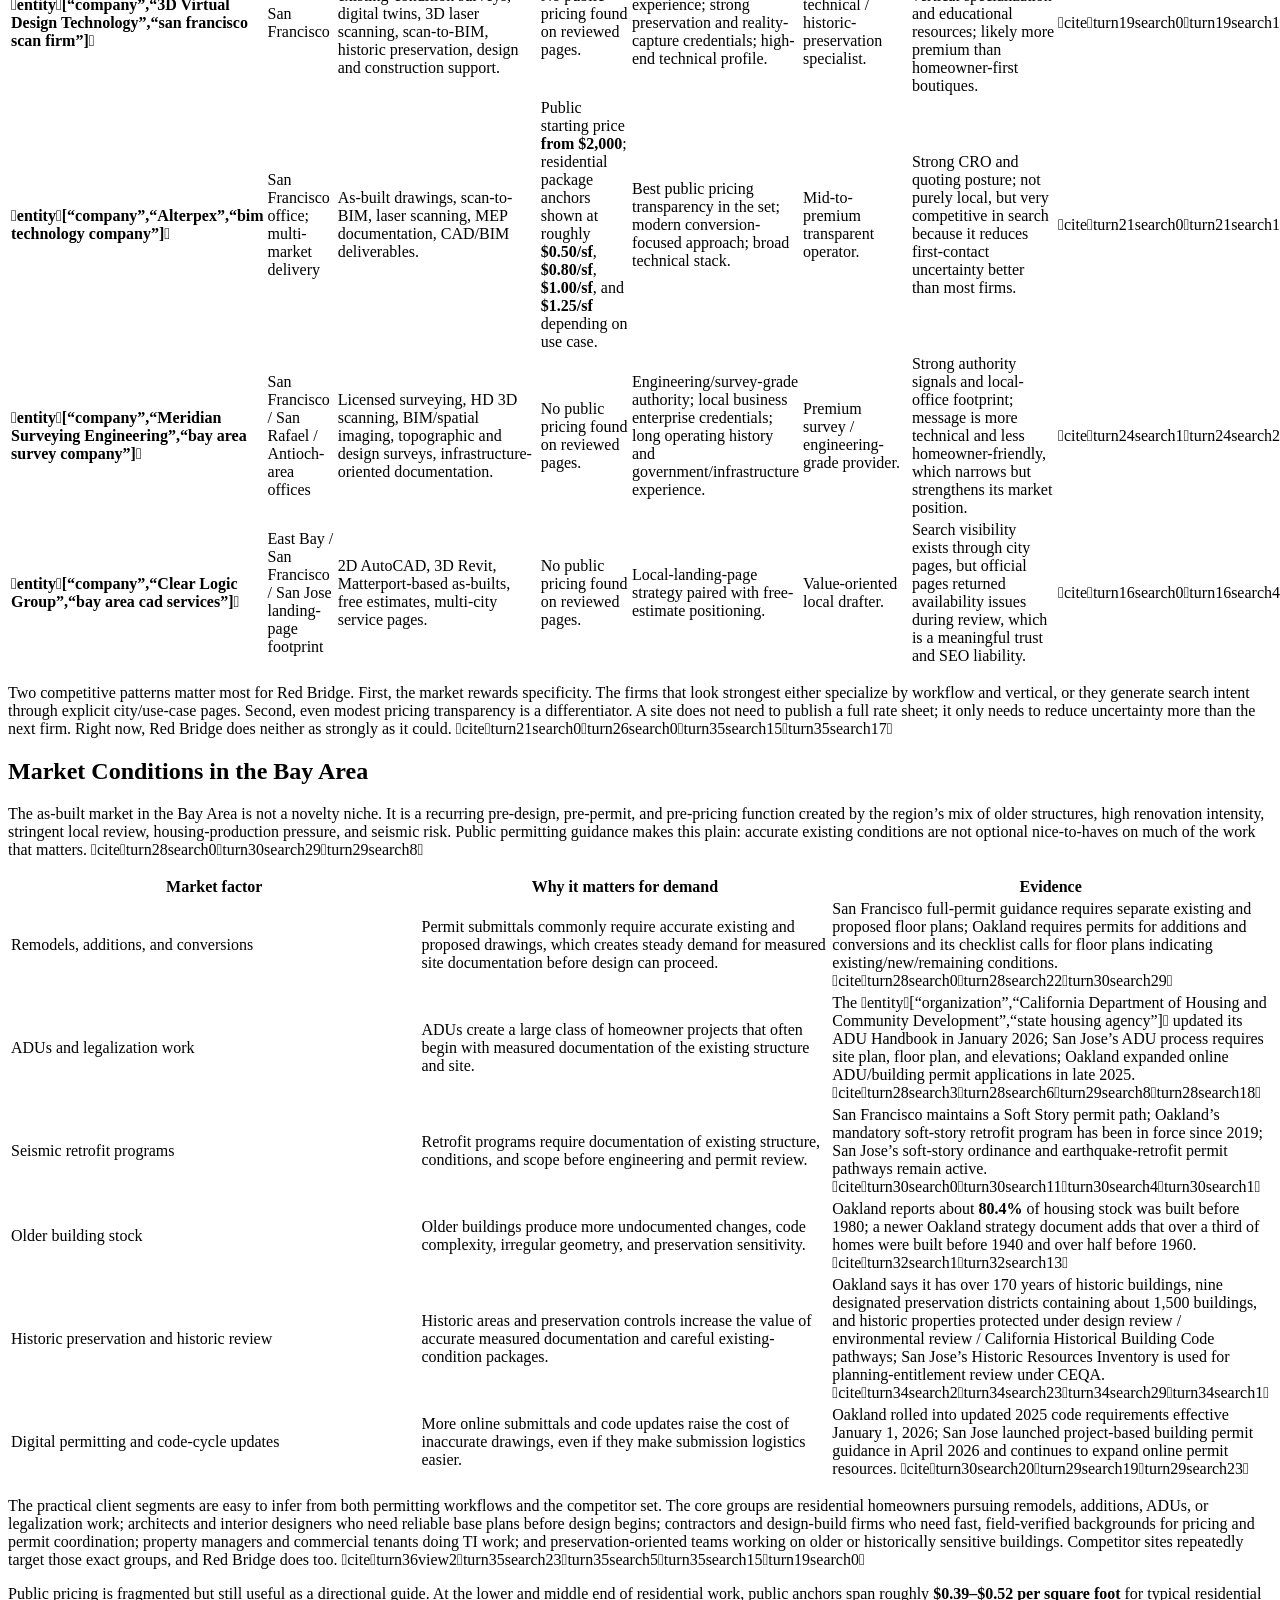
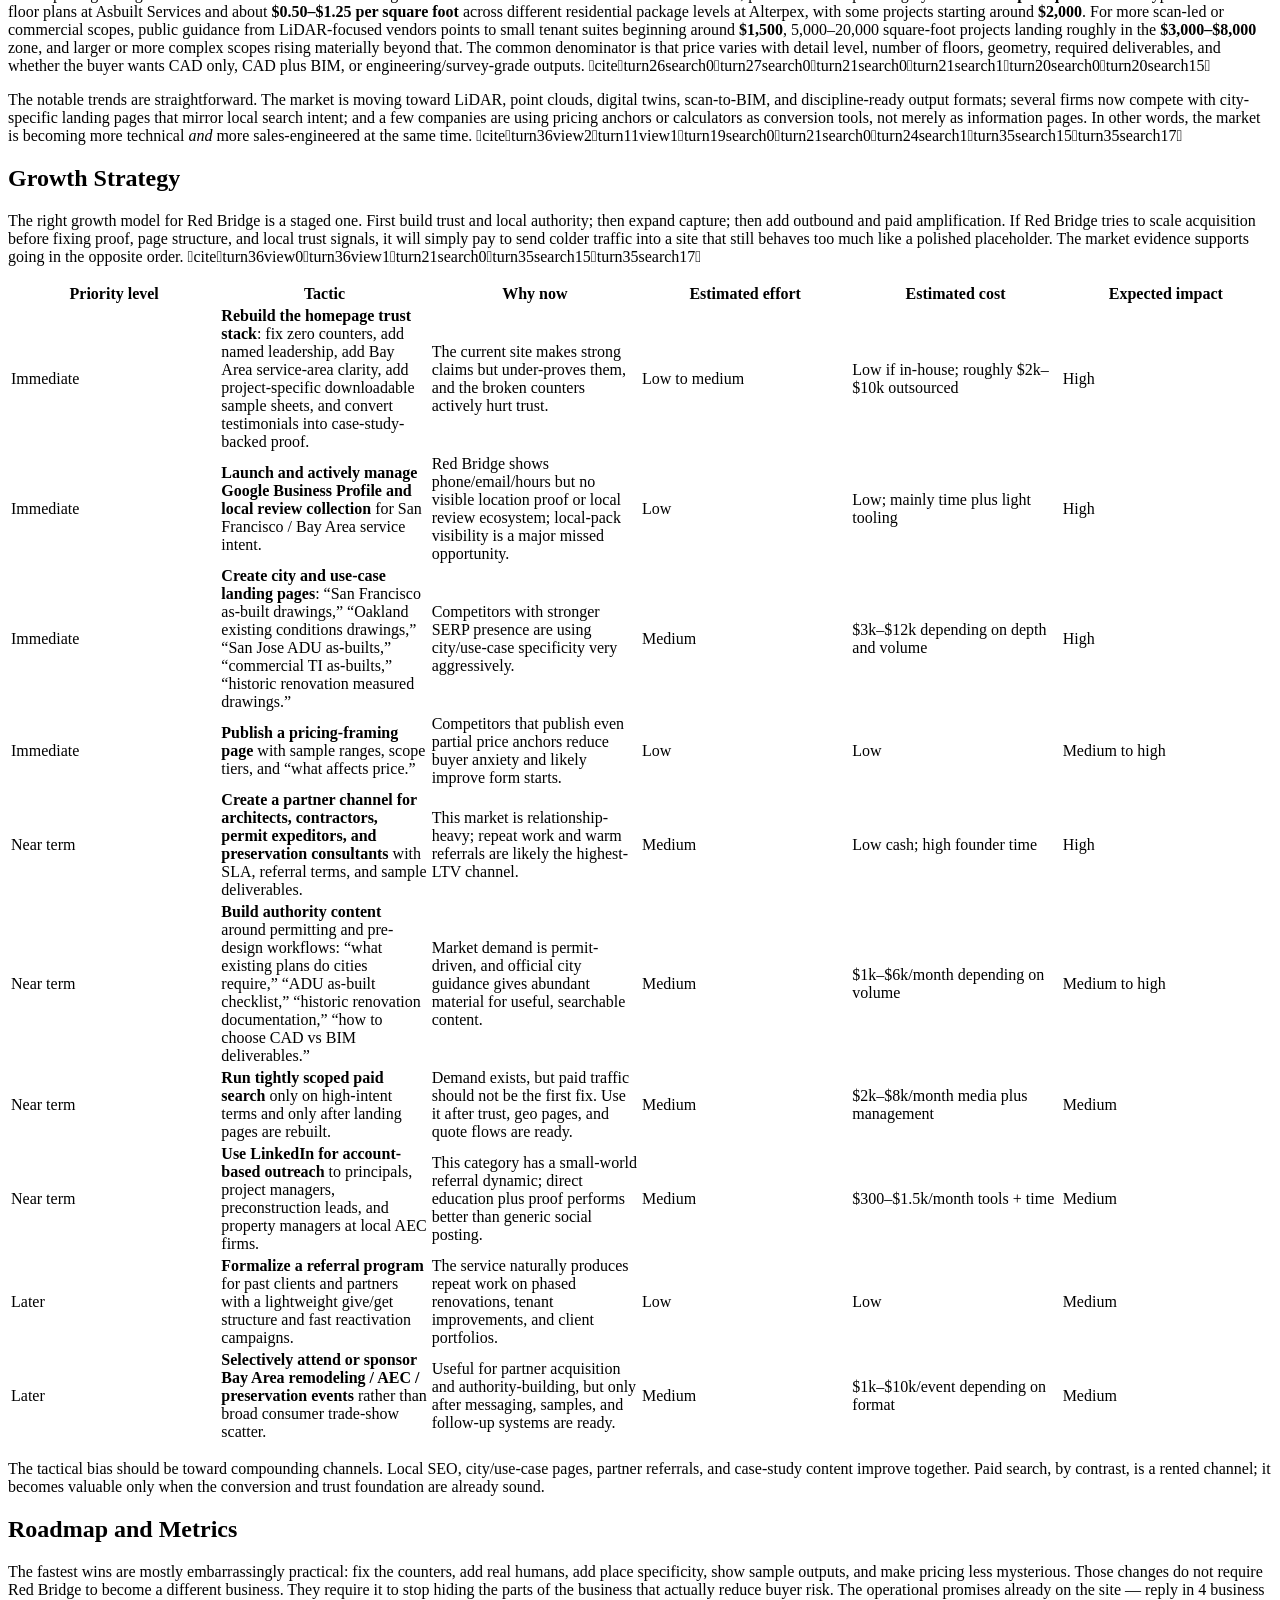
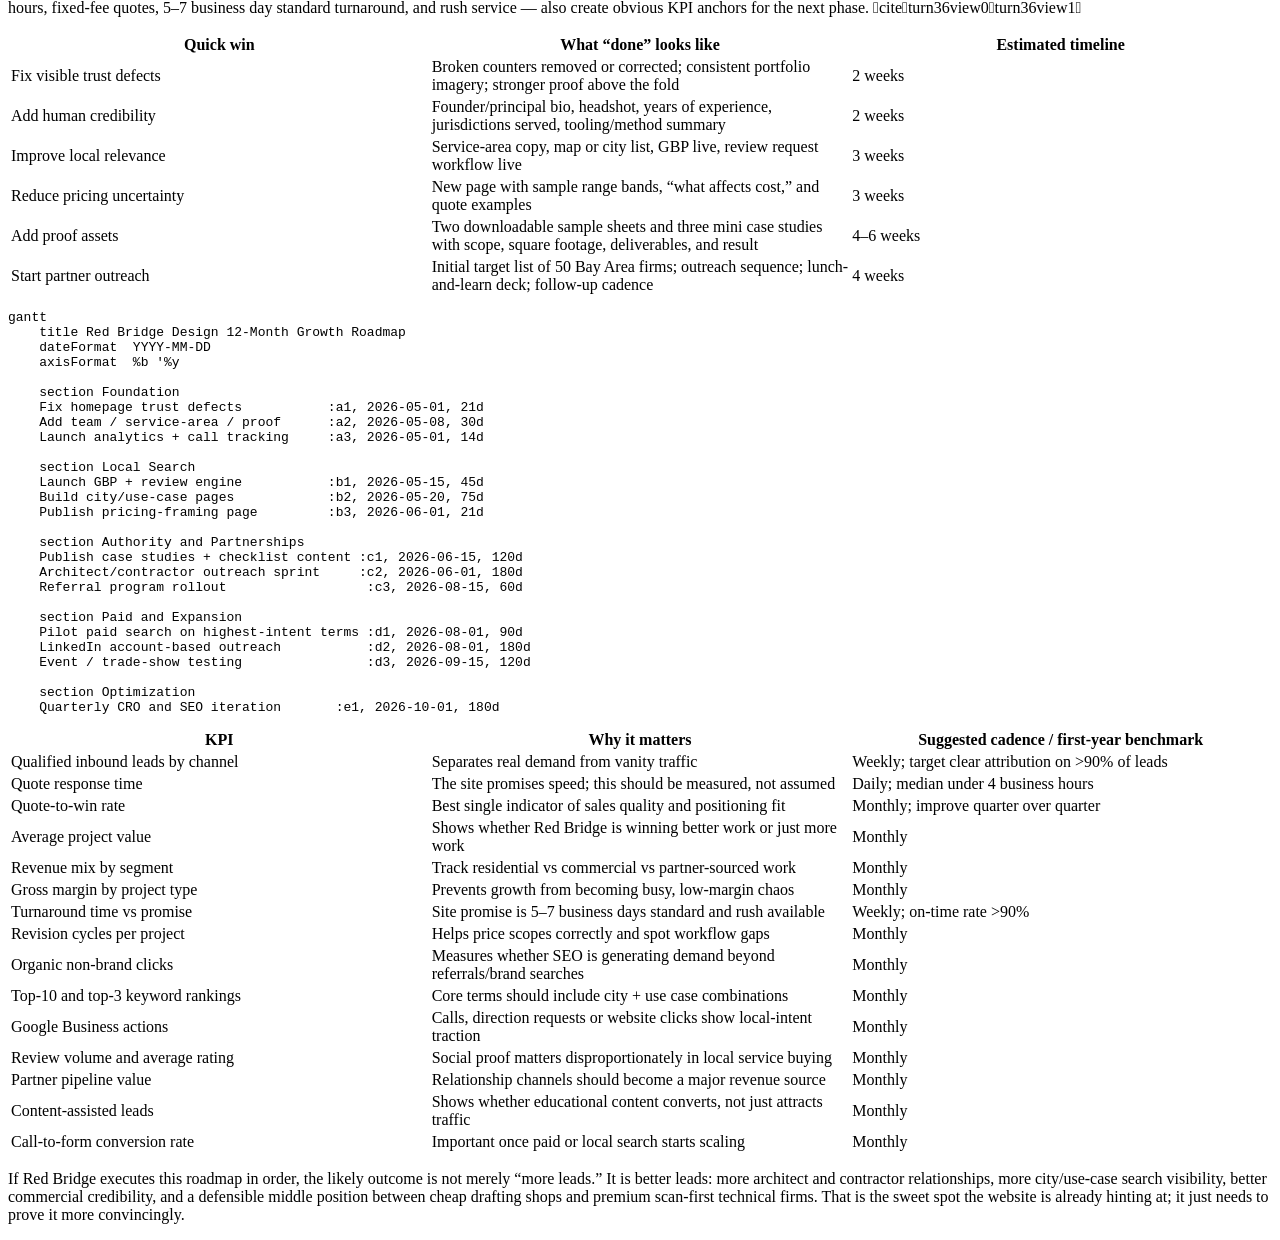
<file: deep.html>
<!DOCTYPE html>
<html xmlns="http://www.w3.org/1999/xhtml" lang="" xml:lang="">
<head>
  <meta charset="utf-8" />
  <meta name="generator" content="pandoc" />
  <meta name="viewport" content="width=device-width, initial-scale=1.0, user-scalable=yes" />
  <title>redbridge</title>
  <style>
    code{white-space: pre-wrap;}
    span.smallcaps{font-variant: small-caps;}
    span.underline{text-decoration: underline;}
    div.column{display: inline-block; vertical-align: top; width: 50%;}
    div.hanging-indent{margin-left: 1.5em; text-indent: -1.5em;}
    ul.task-list{list-style: none;}
    .display.math{display: block; text-align: center; margin: 0.5rem auto;}
  </style>
  <link rel="stylesheet" href="https://cdr2.com/pandoc.css" />
</head>
<body>
<h1
id="red-bridge-design-and-the-san-francisco-bay-area-as-built-drawings-market">Red
Bridge Design and the San Francisco Bay Area As-Built Drawings
Market</h1>
<h2 id="executive-summary">Executive Summary</h2>
<p>Red Bridge Design presents itself clearly as a specialist in as-built
drawings and existing-conditions documentation. The site communicates a
focused offer, fast turnaround, fixed-fee quoting, unlimited revisions,
CAD/BIM deliverables, and a workflow that should appeal to architects,
contractors, developers, and property owners. The positioning line is
strong and specific: field-verified, permit-ready, delivered fast. The
problem is not the offer itself; it is the proof architecture around the
offer. The publicly visible site is essentially a single long-form
landing page with no named team members, no visible office address, no
public pricing, limited case-study depth, and several trust gaps,
including homepage counters rendering as “0+ / 0 yrs / 0%,” which is the
kind of visual bug that undercuts credibility at exactly the moment a
prospective client is deciding whether to submit a quote request.
citeturn0view0turn36view2turn36view1</p>
<p>The Bay Area competitive set is fragmented into three tiers. One tier
plays the value and permit-fix game, with contractor-led or drafting-led
firms emphasizing affordability, retroactive permits, code-violation
correction, and quote-based service. A second tier consists of local
boutique specialists whose advantage is repeat relationships with
architects and property managers. A third tier is the premium
scan-to-BIM / survey-grade segment, where firms emphasize LiDAR, point
clouds, BIM, preservation, engineering-grade workflows, and
institutional or large-commercial credibility. Red Bridge currently
reads like a boutique specialist trying to serve both residential and
commercial work, but without the visible proof depth of firms such as
entity[“company”,“Fog City As-builts”,“bay area as-built firm”],
entity[“company”,“Prime Edge LLC”,“union city as-built firm”], or
entity[“company”,“3D Virtual Design Technology”,“san francisco scan
firm”], and without the pricing transparency of
entity[“company”,“Alterpex”,“bim technology company”] or
entity[“company”,“Asbuilt Services”,“measured drawings firm”].
citeturn8view0turn12search0turn19search0turn21search0turn26search0</p>
<p>Market demand in the Bay Area is structurally real. It is driven by
remodels and additions that require existing and proposed drawings, ADU
activity under updated California law, seismic retrofit programs,
historic-preservation review, older housing stock, and an ongoing shift
toward digital submissions and more formalized permit workflows. In
entity[“city”,“San Francisco”,“california, us”], full permit plans
require separate existing and proposed floor plans; in
entity[“city”,“Oakland”,“california, us”], additions and
habitable-space conversions require permits and plan submittals that
distinguish existing, proposed, and removed elements; and in
entity[“city”,“San Jose”,“california, us”], ADU submissions require
site plans, floor plans, and elevations. Meanwhile, seismic-retrofit
programs in all three cities create recurring documentation demand for
existing building conditions.
citeturn28search0turn28search22turn30search29turn29search8turn30search0turn30search11turn30search4</p>
<p>The highest-return path for Red Bridge is not “more marketing” in the
abstract. It is a sequence. First, fix the trust and conversion leaks on
the website. Second, build local-search authority around explicit
city/use-case pages and a properly managed Google Business Profile.
Third, develop a repeatable partner channel with architects,
design-build contractors, permit expeditors, and preservation
consultants. Fourth, add selective paid acquisition only after the
offer, proof, and landing-page structure are credible enough to convert
non-referral traffic efficiently. That sequence is what closes the gap
between a good boutique practice and a dependable lead engine.</p>
<h2 id="current-state-of-red-bridge-design">Current State of Red Bridge
Design</h2>
<p>The site’s message is coherent: Red Bridge is selling measured
reality, not design theater. It offers architectural drafting, as-built
drawings, permit sets, commercial/multi-family documentation, and 3D/BIM
outputs, and it frames those services around renovations, permits,
property sales, and facilities work. The workflow is also easy to
understand: quote, measure, draft/review, deliver. That part is well
done. citeturn0view0turn36view2</p>
<table>
<colgroup>
<col style="width: 25%" />
<col style="width: 25%" />
<col style="width: 25%" />
<col style="width: 25%" />
</colgroup>
<thead>
<tr class="header">
<th>Dimension</th>
<th>What the public site shows</th>
<th>Assessment</th>
<th>Sources</th>
</tr>
</thead>
<tbody>
<tr class="odd">
<td>Services offered</td>
<td>Architectural drafting; as-built drawings; permit sets;
commercial/multi-family documentation; 3D modeling / BIM;
tenant-improvement as-builts; ADA documentation; scan-to-BIM
coordination.</td>
<td>Broad enough to serve residential and light-commercial demand; still
most believable as an existing-conditions specialist rather than a full
architectural practice.</td>
<td>citeturn0view0turn36view2</td>
</tr>
<tr class="even">
<td>Target clients</td>
<td>Architects, contractors, developers, property owners; renovation,
permit, sale, and facilities-management use cases; commercial and
residential project examples.</td>
<td>Targeting is sensible and commercially relevant. The copy speaks
most naturally to architects/contractors first and owners second.</td>
<td>citeturn0view0turn36view2</td>
</tr>
<tr class="odd">
<td>Portfolio quality</td>
<td>Five sample projects are shown, mostly residential plus one
commercial project, with sheet counts from 4 to 10. Software badges cite
AutoCAD 2025, Revit 2025, and SketchUp Pro.</td>
<td>Adequate as a teaser, but thin as proof. There is no project
narrative, no before/after, no client outcome, no square footage, no
downloadable full sample set, and one preview image appears to contain
mismatched embedded text (“Pine St Residence / Draftline Studio”) under
a different listed address, which creates avoidable doubt about whether
portfolio imagery is fully project-specific.</td>
<td>citeturn36view2</td>
</tr>
<tr class="even">
<td>Pricing visibility</td>
<td>Fixed-fee proposal promised within 4 hours; standard turnaround 5–7
business days; rush 48–72 hours. No public rates or price ranges.</td>
<td>The fixed-fee language reduces friction, but complete price opacity
leaves Red Bridge behind competitors that publish at least starting
prices or per-square-foot anchors.</td>
<td>citeturn36view0turn36view1</td>
</tr>
<tr class="odd">
<td>Team and credentials</td>
<td>“Founded in 2011” and “8,500+ as-built surveys and drawing
projects.” No named principals, bios, licenses, certifications, project
resumes, or office photos were visible on the reviewed page.</td>
<td>This is the largest trust gap after the broken counters. For a site
that asks buyers to trust field accuracy, the absence of human
credentials weakens E-E-A-T considerably.</td>
<td>citeturn36view0turn36view1</td>
</tr>
<tr class="even">
<td>Lead capture and contact</td>
<td>Quote form asks for name, email, phone, service needed, project
size, description, and rush timing. Phone, email, and office hours are
public. The site promises a reply within 4 business hours.</td>
<td>Good basic lead capture. Missing upgrades include calendar booking,
downloadable samples, review-platform proof, and a stronger
qualification path for commercial leads.</td>
<td>citeturn36view1</td>
</tr>
<tr class="odd">
<td>Testimonials and trust proof</td>
<td>Four strong testimonials from named individuals with titles and
firms; comments emphasize accuracy, preservation detail, speed, and
permit readiness.</td>
<td>Helpful, but all proof is first-party. There are no links to
third-party reviews, no logos tied to case studies, and no external
validation of the named firms or projects.</td>
<td>citeturn36view0turn36view1</td>
</tr>
<tr class="even">
<td>Brand positioning</td>
<td>“Field-Verified · Permit-Ready · Delivered Fast,” plus claims around
fast turnaround, unlimited revisions, all file formats, and
remote-capable collaboration.</td>
<td>Strong positioning statement. It places Red Bridge in the
“specialist documentation partner” slot rather than “general drafting
outsourcer.” That is the right lane.</td>
<td>citeturn0view0turn36view0turn36view1</td>
</tr>
<tr class="odd">
<td>SEO and UX issues</td>
<td>Homepage counters display as zeros; no visible city-specific pages
or resource center were surfaced in the reviewed public page; only one
main page URL was reviewed; no visible address/NAP detail beyond
phone/email; the copy also stresses nationwide remote capability.</td>
<td>The biggest issues are local-search weakness and credibility
leakage. The site can likely convert referrals and branded searches, but
it is not yet structured like a search-first authority property for
city/use-case intent. The “remote-capable nationwide” message is useful
operationally but dilutes local relevance unless paired with explicit
Bay Area service-area signals.</td>
<td>citeturn0view0turn36view0turn36view1</td>
</tr>
<tr class="even">
<td>Missing or unclear information</td>
<td>No published service area map; no named staff; no professional
registrations/licenses; no sample deliverable download; no price
anchors; no real-world case-study depth; no external review links; no
visible physical office address.</td>
<td>These omissions matter because buyers in this category are
risk-averse. They are usually choosing between “good enough and cheap”
versus “accurate enough to keep permits, pricing, and design from going
sideways.” The site needs to prove it belongs in the second bucket.</td>
<td>citeturn36view0turn36view1</td>
</tr>
</tbody>
</table>
<p>The short version: the site explains <em>what</em> Red Bridge does,
but it does not yet prove <em>why</em> Red Bridge should win against
older local specialists, scan-heavy premium firms, or low-cost
permit-fix competitors. In practical terms, this feels like a capable
referral landing page that has not yet been fully engineered to dominate
local non-brand search or cold inbound conversion.
citeturn36view0turn36view1turn35search5turn35search15</p>
<h2 id="bay-area-competitor-landscape">Bay Area Competitor
Landscape</h2>
<p>The competitive field is active, uneven, and surprisingly transparent
in pockets. Some firms compete on history and repeat architect
relationships, some on contractor/problem-solving practicality, and some
on technology and survey-grade precision. Public price transparency is
still rare, but the firms that do publish anchors create a trust
advantage because they shrink the uncertainty buyers feel before making
first contact.
citeturn8view0turn18search0turn19search0turn21search0turn26search0</p>
<table>
<colgroup>
<col style="width: 12%" />
<col style="width: 12%" />
<col style="width: 12%" />
<col style="width: 12%" />
<col style="width: 12%" />
<col style="width: 12%" />
<col style="width: 12%" />
<col style="width: 12%" />
</colgroup>
<thead>
<tr class="header">
<th>Competitor</th>
<th>Base / footprint</th>
<th>Services</th>
<th>Public pricing</th>
<th>USP</th>
<th>Estimated positioning</th>
<th>Website / SEO observations</th>
<th>Sources</th>
</tr>
</thead>
<tbody>
<tr class="odd">
<td><strong>entity[“company”,“Fog City As-builts”,“bay area as-built
firm”]</strong></td>
<td>Bay Area / Marin footprint</td>
<td>As-built drawings, AutoCAD/Revit deliverables, point clouds, 3D
scanning, measured surveys for architects, designers, and owners.</td>
<td>No public price found on reviewed pages.</td>
<td>20+ years in business; team of 12; heavy emphasis on repeat
architect/property-manager relationships and testimonial proof.</td>
<td>Boutique specialist, mid-market.</td>
<td>Dedicated about/services/contact pages and a locally themed brand;
content is focused and credible, though site design is older than newer
scan-first entrants.</td>
<td>citeturn8view0turn8view3turn35search5</td>
</tr>
<tr class="even">
<td><strong>entity[“company”,“Global Solutions”,“bay area permit
drawings”] / MyPermitPlans</strong></td>
<td>San Ramon + Fairfield; Bay Area service area</td>
<td>As-built drawings, existing-conditions plans, code-violation
correction, retroactive permits, ADUs, scan-to-plan, design/build
support.</td>
<td>No public rates; site emphasizes lower overhead and
cost-effectiveness.</td>
<td>Contractor-led orientation; licensed general contractor; strong
appeal for owners dealing with code or permitting problems.</td>
<td>Value-oriented permit/problem-solver.</td>
<td>Good niche keyword coverage around as-builts, permits, and
violations, but multi-branding across Global Solutions / MyPermitPlans
risks splitting trust and authority.</td>
<td>citeturn18search0turn18search1turn35search23turn35search2</td>
</tr>
<tr class="odd">
<td><strong>entity[“company”,“As-builts Existing Conditions Measured
Drawings”,“san rafael drafting firm”]</strong></td>
<td>San Rafael; serves Oakland, San Francisco, San Jose, Santa Rosa</td>
<td>Existing-conditions plans, floor plans, elevations, sections,
site/roof plans, point clouds, LiDAR, photogrammetry, Revit/CAD
packages.</td>
<td>Package tiers are public, but dollar figures were not surfaced in
reviewed snippets; site also claims “competitive rates” and “half to
three-quarters off architect price.”</td>
<td>Founder with architecture background; expedited 1–2 day rush
service; family-owned positioning.</td>
<td>Value-to-mid specialist.</td>
<td>Strong local coverage and useful package architecture, but
maintenance appears uneven; a March 2026 page still says “Matterport
scans coming summer 2024,” which weakens freshness.</td>
<td>citeturn11view0turn11view1turn11view3turn35search13</td>
</tr>
<tr class="even">
<td><strong>entity[“company”,“Prime Edge LLC”,“union city as-built
firm”]</strong></td>
<td>Union City + San Francisco office footprint</td>
<td>Residential and commercial as-builts, BIM, BOMA/ANSI survey work,
pre/post-construction verification, Revit/AutoCAD deliverables, quote
workflows for both residential and commercial.</td>
<td>No public rate card, but residential and commercial quote flows are
prominent.</td>
<td>Since 2001; AIA/National CAD Standard language; strong
commercial/process credibility; instant quote framing.</td>
<td>Premium technical / commercial.</td>
<td>Deep library of location pages and service pages creates strong SERP
coverage; UX is legacy-looking, but the SEO footprint is broad and
intentional.</td>
<td>citeturn12search0turn12search1turn14search11turn35search15turn35search7turn35search12</td>
</tr>
<tr class="odd">
<td><strong>entity[“company”,“Existing Conditions Drafting”,“san
francisco drafting firm”]</strong></td>
<td>San Francisco + Santa Cruz</td>
<td>Measured CAD drawings for commercial, institutions, and
single-family homes; quote intake and direct contact route.</td>
<td>No public price found on reviewed pages.</td>
<td>20+ years in the business; Bay Area presence since 2005.</td>
<td>Boutique local drafter.</td>
<td>Simple brochure-style site with local credibility, but lighter
content depth and less keyword breadth than stronger local SEO
competitors.</td>
<td>citeturn13search0turn13search1turn13search2</td>
</tr>
<tr class="even">
<td><strong>entity[“company”,“Asbuilt Services”,“measured drawings
firm”]</strong></td>
<td>Northern California / Bay Area</td>
<td>Existing-conditions measured drawings, AutoCAD, Revit, 3D models,
residential/commercial/historic portfolios.</td>
<td>Typical residential floor plans publicly listed at
<strong>$0.39–$0.52/sf</strong>; pricing depends on detail, floors,
building shape, and required drawing set.</td>
<td>Large, longstanding portfolio; patented algorithm language;
unusually transparent residential price anchor.</td>
<td>Scaled mid-market specialist.</td>
<td>Strong information architecture and large portfolio footprint;
however, current fetch/render behavior on some pages appears heavily
JavaScript-dependent, which may not help crawlability.</td>
<td>citeturn26search0turn27search0turn27search2turn27search4turn15view2</td>
</tr>
<tr class="odd">
<td><strong>entity[“company”,“3D Virtual Design Technology”,“san
francisco scan firm”]</strong></td>
<td>San Francisco</td>
<td>As-built documentation, existing-condition surveys, digital twins,
3D laser scanning, scan-to-BIM, historic preservation, design and
construction support.</td>
<td>No public pricing found on reviewed pages.</td>
<td>35+ years of architectural experience; strong preservation and
reality-capture credentials; high-end technical profile.</td>
<td>Premium technical / historic-preservation specialist.</td>
<td>Modern, content-rich site with strong vertical specialization and
educational resources; likely more premium than homeowner-first
boutiques.</td>
<td>citeturn19search0turn19search1turn19search5</td>
</tr>
<tr class="even">
<td><strong>entity[“company”,“Alterpex”,“bim technology
company”]</strong></td>
<td>San Francisco office; multi-market delivery</td>
<td>As-built drawings, scan-to-BIM, laser scanning, MEP documentation,
CAD/BIM deliverables.</td>
<td>Public starting price <strong>from $2,000</strong>; residential
package anchors shown at roughly <strong>$0.50/sf</strong>,
<strong>$0.80/sf</strong>, <strong>$1.00/sf</strong>, and
<strong>$1.25/sf</strong> depending on use case.</td>
<td>Best public pricing transparency in the set; modern
conversion-focused approach; broad technical stack.</td>
<td>Mid-to-premium transparent operator.</td>
<td>Strong CRO and quoting posture; not purely local, but very
competitive in search because it reduces first-contact uncertainty
better than most firms.</td>
<td>citeturn21search0turn21search1turn21search8turn21search9</td>
</tr>
<tr class="odd">
<td><strong>entity[“company”,“Meridian Surveying Engineering”,“bay
area survey company”]</strong></td>
<td>San Francisco / San Rafael / Antioch-area offices</td>
<td>Licensed surveying, HD 3D scanning, BIM/spatial imaging, topographic
and design surveys, infrastructure-oriented documentation.</td>
<td>No public pricing found on reviewed pages.</td>
<td>Engineering/survey-grade authority; local business enterprise
credentials; long operating history and government/infrastructure
experience.</td>
<td>Premium survey / engineering-grade provider.</td>
<td>Strong authority signals and local-office footprint; message is more
technical and less homeowner-friendly, which narrows but strengthens its
market position.</td>
<td>citeturn24search1turn24search2turn24search11turn24search14</td>
</tr>
<tr class="even">
<td><strong>entity[“company”,“Clear Logic Group”,“bay area cad
services”]</strong></td>
<td>East Bay / San Francisco / San Jose landing-page footprint</td>
<td>2D AutoCAD, 3D Revit, Matterport-based as-builts, free estimates,
multi-city service pages.</td>
<td>No public pricing found on reviewed pages.</td>
<td>Local-landing-page strategy paired with free-estimate
positioning.</td>
<td>Value-oriented local drafter.</td>
<td>Search visibility exists through city pages, but official pages
returned availability issues during review, which is a meaningful trust
and SEO liability.</td>
<td>citeturn16search0turn16search4turn16search5turn17view0turn35search17turn35search32</td>
</tr>
</tbody>
</table>
<p>Two competitive patterns matter most for Red Bridge. First, the
market rewards specificity. The firms that look strongest either
specialize by workflow and vertical, or they generate search intent
through explicit city/use-case pages. Second, even modest pricing
transparency is a differentiator. A site does not need to publish a full
rate sheet; it only needs to reduce uncertainty more than the next firm.
Right now, Red Bridge does neither as strongly as it could.
citeturn21search0turn26search0turn35search15turn35search17</p>
<h2 id="market-conditions-in-the-bay-area">Market Conditions in the Bay
Area</h2>
<p>The as-built market in the Bay Area is not a novelty niche. It is a
recurring pre-design, pre-permit, and pre-pricing function created by
the region’s mix of older structures, high renovation intensity,
stringent local review, housing-production pressure, and seismic risk.
Public permitting guidance makes this plain: accurate existing
conditions are not optional nice-to-haves on much of the work that
matters. citeturn28search0turn30search29turn29search8</p>
<table>
<colgroup>
<col style="width: 33%" />
<col style="width: 33%" />
<col style="width: 33%" />
</colgroup>
<thead>
<tr class="header">
<th>Market factor</th>
<th>Why it matters for demand</th>
<th>Evidence</th>
</tr>
</thead>
<tbody>
<tr class="odd">
<td>Remodels, additions, and conversions</td>
<td>Permit submittals commonly require accurate existing and proposed
drawings, which creates steady demand for measured site documentation
before design can proceed.</td>
<td>San Francisco full-permit guidance requires separate existing and
proposed floor plans; Oakland requires permits for additions and
conversions and its checklist calls for floor plans indicating
existing/new/remaining conditions.
citeturn28search0turn28search22turn30search29</td>
</tr>
<tr class="even">
<td>ADUs and legalization work</td>
<td>ADUs create a large class of homeowner projects that often begin
with measured documentation of the existing structure and site.</td>
<td>The entity[“organization”,“California Department of Housing and
Community Development”,“state housing agency”] updated its ADU Handbook
in January 2026; San Jose’s ADU process requires site plan, floor plan,
and elevations; Oakland expanded online ADU/building permit applications
in late 2025.
citeturn28search3turn28search6turn29search8turn28search18</td>
</tr>
<tr class="odd">
<td>Seismic retrofit programs</td>
<td>Retrofit programs require documentation of existing structure,
conditions, and scope before engineering and permit review.</td>
<td>San Francisco maintains a Soft Story permit path; Oakland’s
mandatory soft-story retrofit program has been in force since 2019; San
Jose’s soft-story ordinance and earthquake-retrofit permit pathways
remain active.
citeturn30search0turn30search11turn30search4turn30search1</td>
</tr>
<tr class="even">
<td>Older building stock</td>
<td>Older buildings produce more undocumented changes, code complexity,
irregular geometry, and preservation sensitivity.</td>
<td>Oakland reports about <strong>80.4%</strong> of housing stock was
built before 1980; a newer Oakland strategy document adds that over a
third of homes were built before 1940 and over half before 1960.
citeturn32search1turn32search13</td>
</tr>
<tr class="odd">
<td>Historic preservation and historic review</td>
<td>Historic areas and preservation controls increase the value of
accurate measured documentation and careful existing-condition
packages.</td>
<td>Oakland says it has over 170 years of historic buildings, nine
designated preservation districts containing about 1,500 buildings, and
historic properties protected under design review / environmental review
/ California Historical Building Code pathways; San Jose’s Historic
Resources Inventory is used for planning-entitlement review under CEQA.
citeturn34search2turn34search23turn34search29turn34search1</td>
</tr>
<tr class="even">
<td>Digital permitting and code-cycle updates</td>
<td>More online submittals and code updates raise the cost of inaccurate
drawings, even if they make submission logistics easier.</td>
<td>Oakland rolled into updated 2025 code requirements effective January
1, 2026; San Jose launched project-based building permit guidance in
April 2026 and continues to expand online permit resources.
citeturn30search20turn29search19turn29search23</td>
</tr>
</tbody>
</table>
<p>The practical client segments are easy to infer from both permitting
workflows and the competitor set. The core groups are residential
homeowners pursuing remodels, additions, ADUs, or legalization work;
architects and interior designers who need reliable base plans before
design begins; contractors and design-build firms who need fast,
field-verified backgrounds for pricing and permit coordination; property
managers and commercial tenants doing TI work; and preservation-oriented
teams working on older or historically sensitive buildings. Competitor
sites repeatedly target those exact groups, and Red Bridge does too.
citeturn36view2turn35search23turn35search5turn35search15turn19search0</p>
<p>Public pricing is fragmented but still useful as a directional guide.
At the lower and middle end of residential work, public anchors span
roughly <strong>$0.39–$0.52 per square foot</strong> for typical
residential floor plans at Asbuilt Services and about
<strong>$0.50–$1.25 per square foot</strong> across different
residential package levels at Alterpex, with some projects starting
around <strong>$2,000</strong>. For more scan-led or commercial scopes,
public guidance from LiDAR-focused vendors points to small tenant suites
beginning around <strong>$1,500</strong>, 5,000–20,000 square-foot
projects landing roughly in the <strong>$3,000–$8,000</strong> zone, and
larger or more complex scopes rising materially beyond that. The common
denominator is that price varies with detail level, number of floors,
geometry, required deliverables, and whether the buyer wants CAD only,
CAD plus BIM, or engineering/survey-grade outputs.
citeturn26search0turn27search0turn21search0turn21search1turn20search0turn20search15</p>
<p>The notable trends are straightforward. The market is moving toward
LiDAR, point clouds, digital twins, scan-to-BIM, and discipline-ready
output formats; several firms now compete with city-specific landing
pages that mirror local search intent; and a few companies are using
pricing anchors or calculators as conversion tools, not merely as
information pages. In other words, the market is becoming more technical
<em>and</em> more sales-engineered at the same time.
citeturn36view2turn11view1turn19search0turn21search0turn24search1turn35search15turn35search17</p>
<h2 id="growth-strategy">Growth Strategy</h2>
<p>The right growth model for Red Bridge is a staged one. First build
trust and local authority; then expand capture; then add outbound and
paid amplification. If Red Bridge tries to scale acquisition before
fixing proof, page structure, and local trust signals, it will simply
pay to send colder traffic into a site that still behaves too much like
a polished placeholder. The market evidence supports going in the
opposite order.
citeturn36view0turn36view1turn21search0turn35search15turn35search17</p>
<table style="width:100%;">
<colgroup>
<col style="width: 16%" />
<col style="width: 16%" />
<col style="width: 16%" />
<col style="width: 16%" />
<col style="width: 16%" />
<col style="width: 16%" />
</colgroup>
<thead>
<tr class="header">
<th>Priority level</th>
<th>Tactic</th>
<th>Why now</th>
<th>Estimated effort</th>
<th>Estimated cost</th>
<th>Expected impact</th>
</tr>
</thead>
<tbody>
<tr class="odd">
<td>Immediate</td>
<td><strong>Rebuild the homepage trust stack</strong>: fix zero
counters, add named leadership, add Bay Area service-area clarity, add
project-specific downloadable sample sheets, and convert testimonials
into case-study-backed proof.</td>
<td>The current site makes strong claims but under-proves them, and the
broken counters actively hurt trust.</td>
<td>Low to medium</td>
<td>Low if in-house; roughly $2k–$10k outsourced</td>
<td>High</td>
</tr>
<tr class="even">
<td>Immediate</td>
<td><strong>Launch and actively manage Google Business Profile and local
review collection</strong> for San Francisco / Bay Area service
intent.</td>
<td>Red Bridge shows phone/email/hours but no visible location proof or
local review ecosystem; local-pack visibility is a major missed
opportunity.</td>
<td>Low</td>
<td>Low; mainly time plus light tooling</td>
<td>High</td>
</tr>
<tr class="odd">
<td>Immediate</td>
<td><strong>Create city and use-case landing pages</strong>: “San
Francisco as-built drawings,” “Oakland existing conditions drawings,”
“San Jose ADU as-builts,” “commercial TI as-builts,” “historic
renovation measured drawings.”</td>
<td>Competitors with stronger SERP presence are using city/use-case
specificity very aggressively.</td>
<td>Medium</td>
<td>$3k–$12k depending on depth and volume</td>
<td>High</td>
</tr>
<tr class="even">
<td>Immediate</td>
<td><strong>Publish a pricing-framing page</strong> with sample ranges,
scope tiers, and “what affects price.”</td>
<td>Competitors that publish even partial price anchors reduce buyer
anxiety and likely improve form starts.</td>
<td>Low</td>
<td>Low</td>
<td>Medium to high</td>
</tr>
<tr class="odd">
<td>Near term</td>
<td><strong>Create a partner channel for architects, contractors, permit
expeditors, and preservation consultants</strong> with SLA, referral
terms, and sample deliverables.</td>
<td>This market is relationship-heavy; repeat work and warm referrals
are likely the highest-LTV channel.</td>
<td>Medium</td>
<td>Low cash; high founder time</td>
<td>High</td>
</tr>
<tr class="even">
<td>Near term</td>
<td><strong>Build authority content</strong> around permitting and
pre-design workflows: “what existing plans do cities require,” “ADU
as-built checklist,” “historic renovation documentation,” “how to choose
CAD vs BIM deliverables.”</td>
<td>Market demand is permit-driven, and official city guidance gives
abundant material for useful, searchable content.</td>
<td>Medium</td>
<td>$1k–$6k/month depending on volume</td>
<td>Medium to high</td>
</tr>
<tr class="odd">
<td>Near term</td>
<td><strong>Run tightly scoped paid search</strong> only on high-intent
terms and only after landing pages are rebuilt.</td>
<td>Demand exists, but paid traffic should not be the first fix. Use it
after trust, geo pages, and quote flows are ready.</td>
<td>Medium</td>
<td>$2k–$8k/month media plus management</td>
<td>Medium</td>
</tr>
<tr class="even">
<td>Near term</td>
<td><strong>Use LinkedIn for account-based outreach</strong> to
principals, project managers, preconstruction leads, and property
managers at local AEC firms.</td>
<td>This category has a small-world referral dynamic; direct education
plus proof performs better than generic social posting.</td>
<td>Medium</td>
<td>$300–$1.5k/month tools + time</td>
<td>Medium</td>
</tr>
<tr class="odd">
<td>Later</td>
<td><strong>Formalize a referral program</strong> for past clients and
partners with a lightweight give/get structure and fast reactivation
campaigns.</td>
<td>The service naturally produces repeat work on phased renovations,
tenant improvements, and client portfolios.</td>
<td>Low</td>
<td>Low</td>
<td>Medium</td>
</tr>
<tr class="even">
<td>Later</td>
<td><strong>Selectively attend or sponsor Bay Area remodeling / AEC /
preservation events</strong> rather than broad consumer trade-show
scatter.</td>
<td>Useful for partner acquisition and authority-building, but only
after messaging, samples, and follow-up systems are ready.</td>
<td>Medium</td>
<td>$1k–$10k/event depending on format</td>
<td>Medium</td>
</tr>
</tbody>
</table>
<p>The tactical bias should be toward compounding channels. Local SEO,
city/use-case pages, partner referrals, and case-study content improve
together. Paid search, by contrast, is a rented channel; it becomes
valuable only when the conversion and trust foundation are already
sound.</p>
<h2 id="roadmap-and-metrics">Roadmap and Metrics</h2>
<p>The fastest wins are mostly embarrassingly practical: fix the
counters, add real humans, add place specificity, show sample outputs,
and make pricing less mysterious. Those changes do not require Red
Bridge to become a different business. They require it to stop hiding
the parts of the business that actually reduce buyer risk. The
operational promises already on the site — reply in 4 business hours,
fixed-fee quotes, 5–7 business day standard turnaround, and rush service
— also create obvious KPI anchors for the next phase.
citeturn36view0turn36view1</p>
<table>
<colgroup>
<col style="width: 33%" />
<col style="width: 33%" />
<col style="width: 33%" />
</colgroup>
<thead>
<tr class="header">
<th>Quick win</th>
<th>What “done” looks like</th>
<th>Estimated timeline</th>
</tr>
</thead>
<tbody>
<tr class="odd">
<td>Fix visible trust defects</td>
<td>Broken counters removed or corrected; consistent portfolio imagery;
stronger proof above the fold</td>
<td>2 weeks</td>
</tr>
<tr class="even">
<td>Add human credibility</td>
<td>Founder/principal bio, headshot, years of experience, jurisdictions
served, tooling/method summary</td>
<td>2 weeks</td>
</tr>
<tr class="odd">
<td>Improve local relevance</td>
<td>Service-area copy, map or city list, GBP live, review request
workflow live</td>
<td>3 weeks</td>
</tr>
<tr class="even">
<td>Reduce pricing uncertainty</td>
<td>New page with sample range bands, “what affects cost,” and quote
examples</td>
<td>3 weeks</td>
</tr>
<tr class="odd">
<td>Add proof assets</td>
<td>Two downloadable sample sheets and three mini case studies with
scope, square footage, deliverables, and result</td>
<td>4–6 weeks</td>
</tr>
<tr class="even">
<td>Start partner outreach</td>
<td>Initial target list of 50 Bay Area firms; outreach sequence;
lunch-and-learn deck; follow-up cadence</td>
<td>4 weeks</td>
</tr>
</tbody>
</table>
<pre class="mermaid"><code>gantt
    title Red Bridge Design 12-Month Growth Roadmap
    dateFormat  YYYY-MM-DD
    axisFormat  %b &#39;%y

    section Foundation
    Fix homepage trust defects           :a1, 2026-05-01, 21d
    Add team / service-area / proof      :a2, 2026-05-08, 30d
    Launch analytics + call tracking     :a3, 2026-05-01, 14d

    section Local Search
    Launch GBP + review engine           :b1, 2026-05-15, 45d
    Build city/use-case pages            :b2, 2026-05-20, 75d
    Publish pricing-framing page         :b3, 2026-06-01, 21d

    section Authority and Partnerships
    Publish case studies + checklist content :c1, 2026-06-15, 120d
    Architect/contractor outreach sprint     :c2, 2026-06-01, 180d
    Referral program rollout                  :c3, 2026-08-15, 60d

    section Paid and Expansion
    Pilot paid search on highest-intent terms :d1, 2026-08-01, 90d
    LinkedIn account-based outreach           :d2, 2026-08-01, 180d
    Event / trade-show testing                :d3, 2026-09-15, 120d

    section Optimization
    Quarterly CRO and SEO iteration       :e1, 2026-10-01, 180d</code></pre>
<table>
<colgroup>
<col style="width: 33%" />
<col style="width: 33%" />
<col style="width: 33%" />
</colgroup>
<thead>
<tr class="header">
<th>KPI</th>
<th>Why it matters</th>
<th>Suggested cadence / first-year benchmark</th>
</tr>
</thead>
<tbody>
<tr class="odd">
<td>Qualified inbound leads by channel</td>
<td>Separates real demand from vanity traffic</td>
<td>Weekly; target clear attribution on &gt;90% of leads</td>
</tr>
<tr class="even">
<td>Quote response time</td>
<td>The site promises speed; this should be measured, not assumed</td>
<td>Daily; median under 4 business hours</td>
</tr>
<tr class="odd">
<td>Quote-to-win rate</td>
<td>Best single indicator of sales quality and positioning fit</td>
<td>Monthly; improve quarter over quarter</td>
</tr>
<tr class="even">
<td>Average project value</td>
<td>Shows whether Red Bridge is winning better work or just more
work</td>
<td>Monthly</td>
</tr>
<tr class="odd">
<td>Revenue mix by segment</td>
<td>Track residential vs commercial vs partner-sourced work</td>
<td>Monthly</td>
</tr>
<tr class="even">
<td>Gross margin by project type</td>
<td>Prevents growth from becoming busy, low-margin chaos</td>
<td>Monthly</td>
</tr>
<tr class="odd">
<td>Turnaround time vs promise</td>
<td>Site promise is 5–7 business days standard and rush available</td>
<td>Weekly; on-time rate &gt;90%</td>
</tr>
<tr class="even">
<td>Revision cycles per project</td>
<td>Helps price scopes correctly and spot workflow gaps</td>
<td>Monthly</td>
</tr>
<tr class="odd">
<td>Organic non-brand clicks</td>
<td>Measures whether SEO is generating demand beyond referrals/brand
searches</td>
<td>Monthly</td>
</tr>
<tr class="even">
<td>Top-10 and top-3 keyword rankings</td>
<td>Core terms should include city + use case combinations</td>
<td>Monthly</td>
</tr>
<tr class="odd">
<td>Google Business actions</td>
<td>Calls, direction requests or website clicks show local-intent
traction</td>
<td>Monthly</td>
</tr>
<tr class="even">
<td>Review volume and average rating</td>
<td>Social proof matters disproportionately in local service buying</td>
<td>Monthly</td>
</tr>
<tr class="odd">
<td>Partner pipeline value</td>
<td>Relationship channels should become a major revenue source</td>
<td>Monthly</td>
</tr>
<tr class="even">
<td>Content-assisted leads</td>
<td>Shows whether educational content converts, not just attracts
traffic</td>
<td>Monthly</td>
</tr>
<tr class="odd">
<td>Call-to-form conversion rate</td>
<td>Important once paid or local search starts scaling</td>
<td>Monthly</td>
</tr>
</tbody>
</table>
<p>If Red Bridge executes this roadmap in order, the likely outcome is
not merely “more leads.” It is better leads: more architect and
contractor relationships, more city/use-case search visibility, better
commercial credibility, and a defensible middle position between cheap
drafting shops and premium scan-first technical firms. That is the sweet
spot the website is already hinting at; it just needs to prove it more
convincingly.</p>
</body>
</html>
</file>
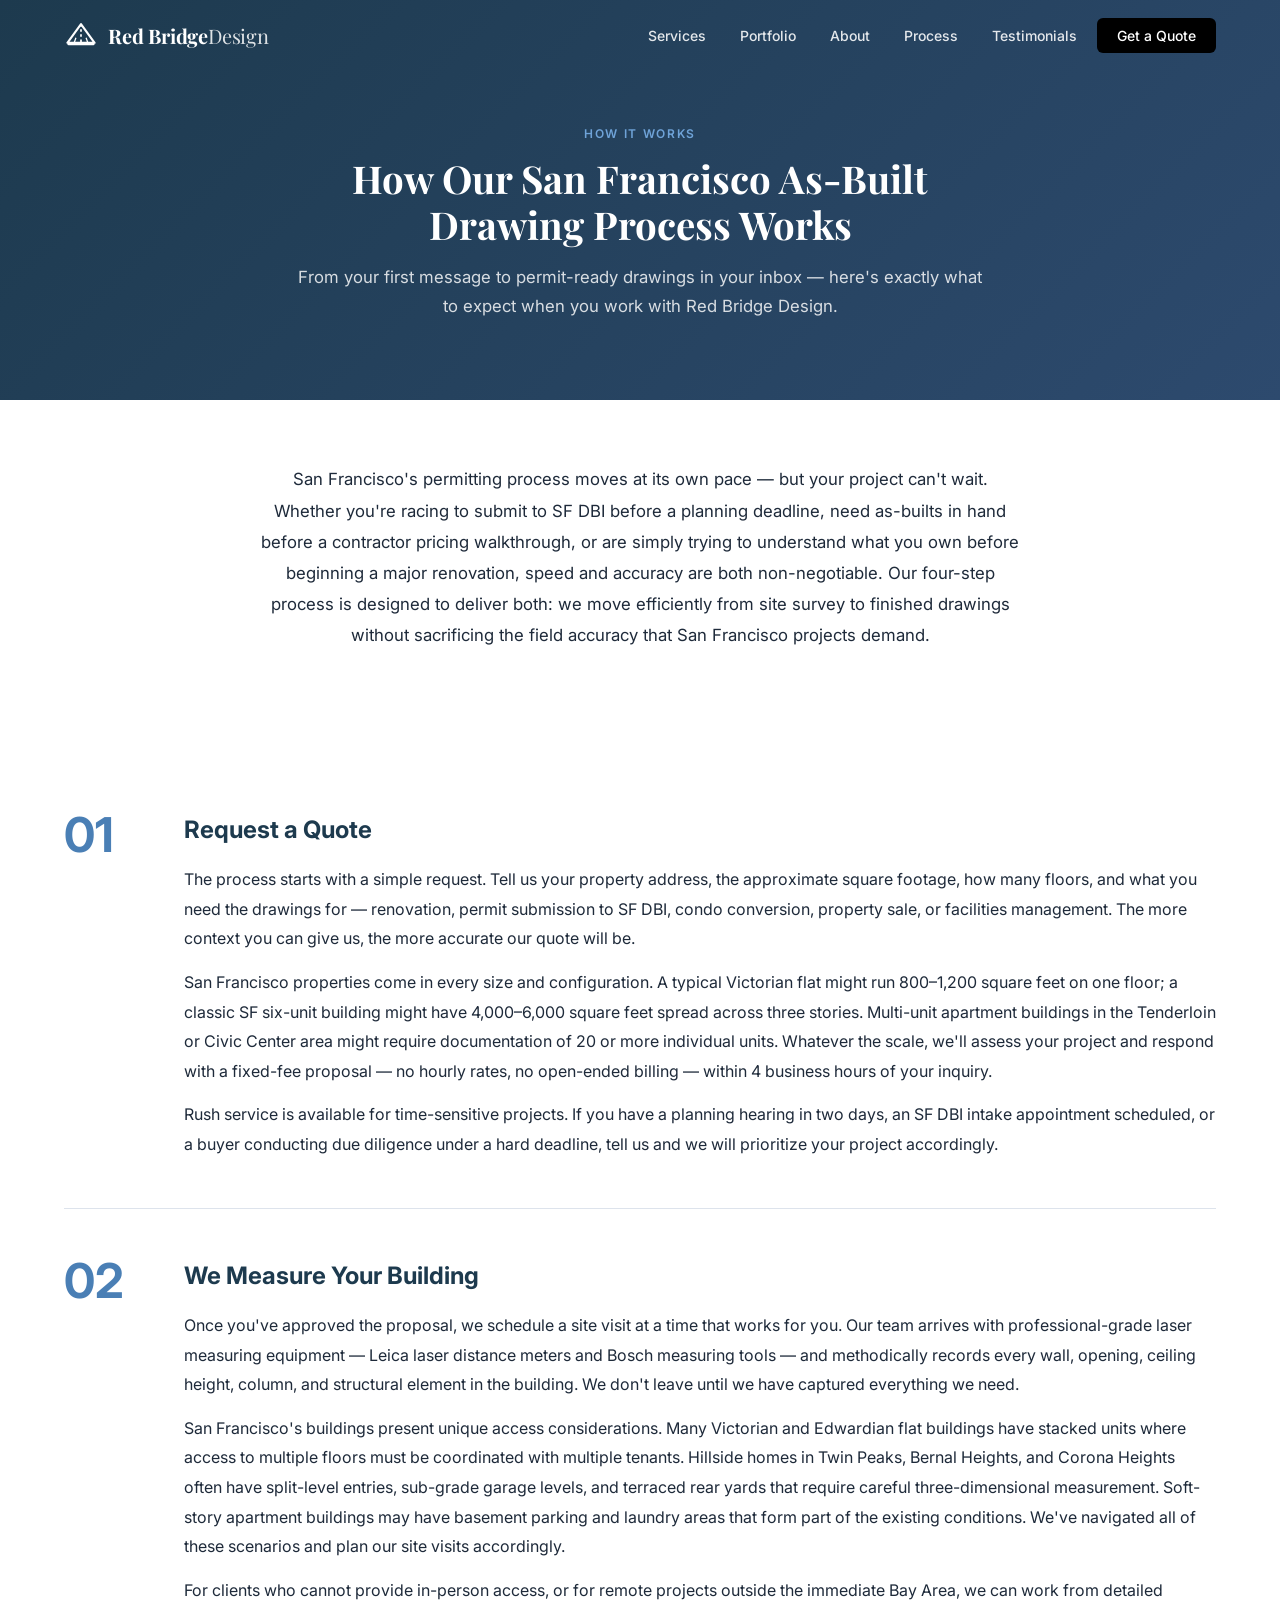
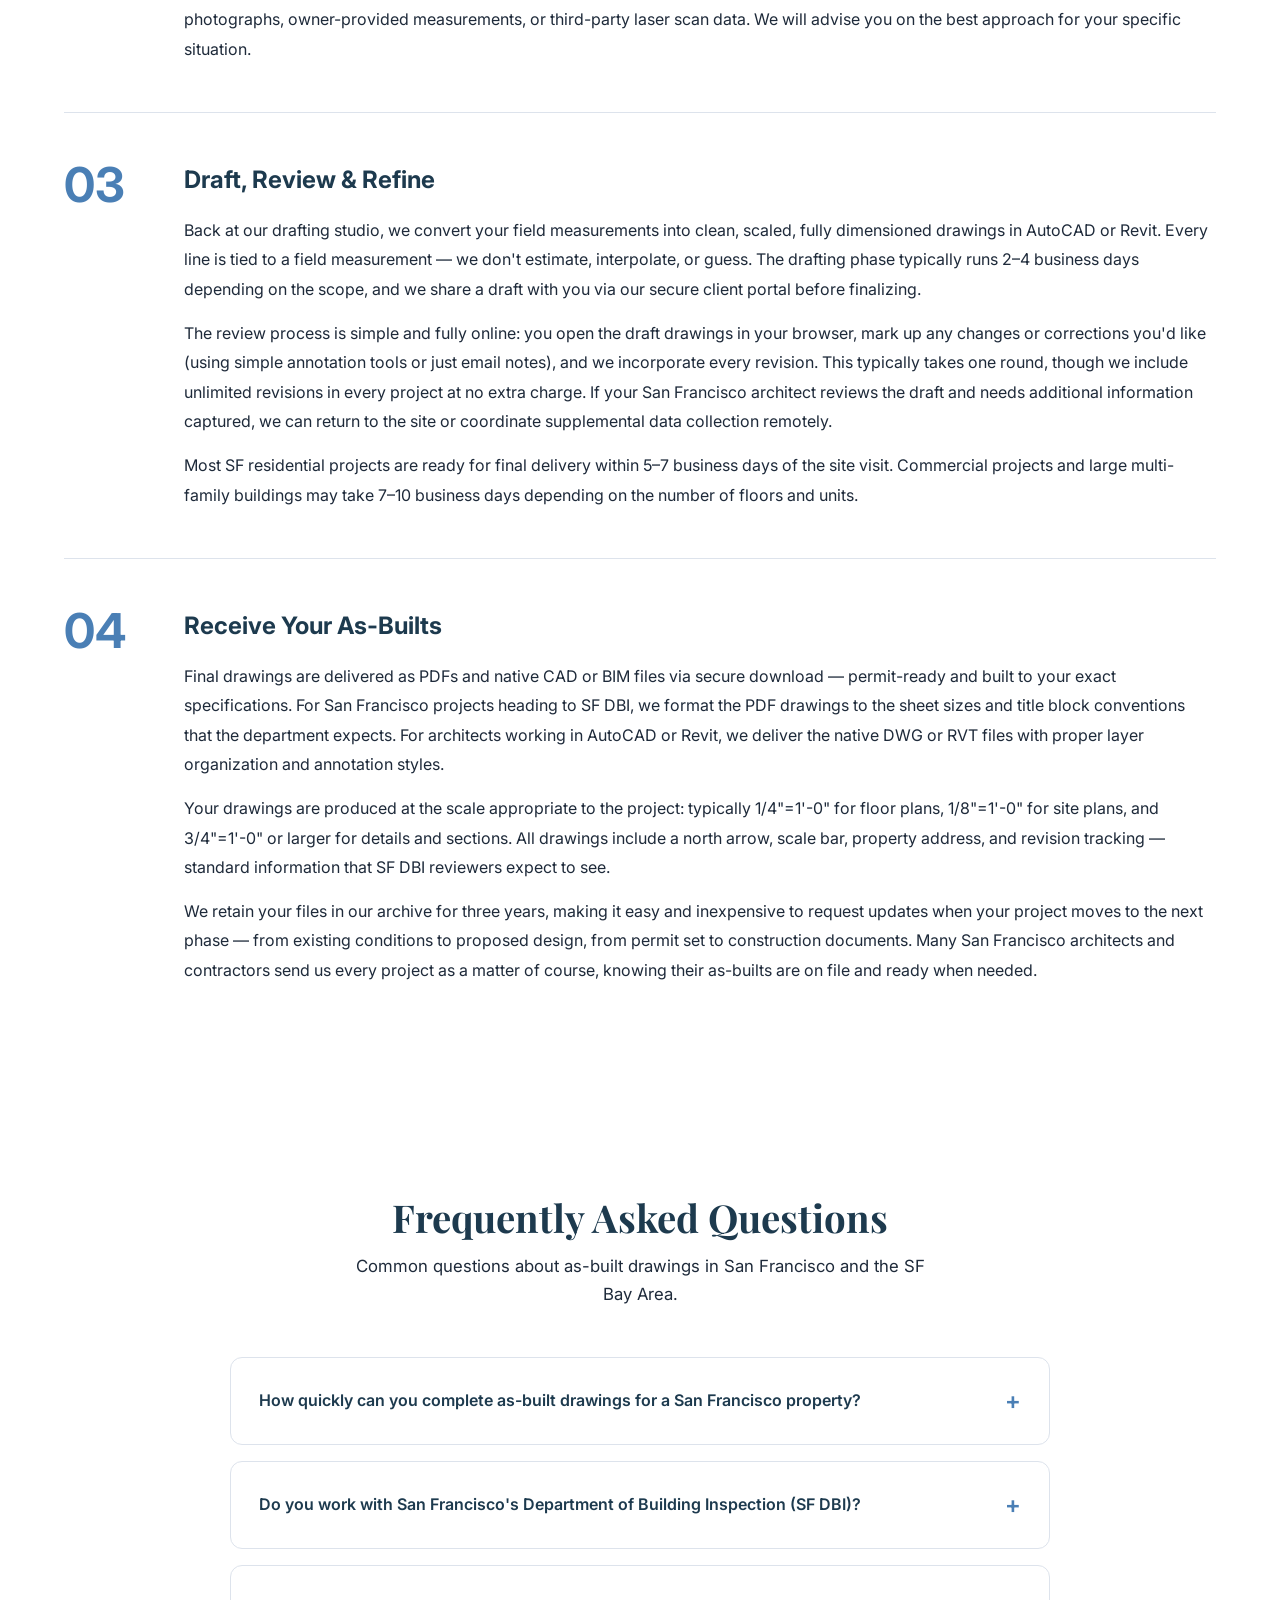
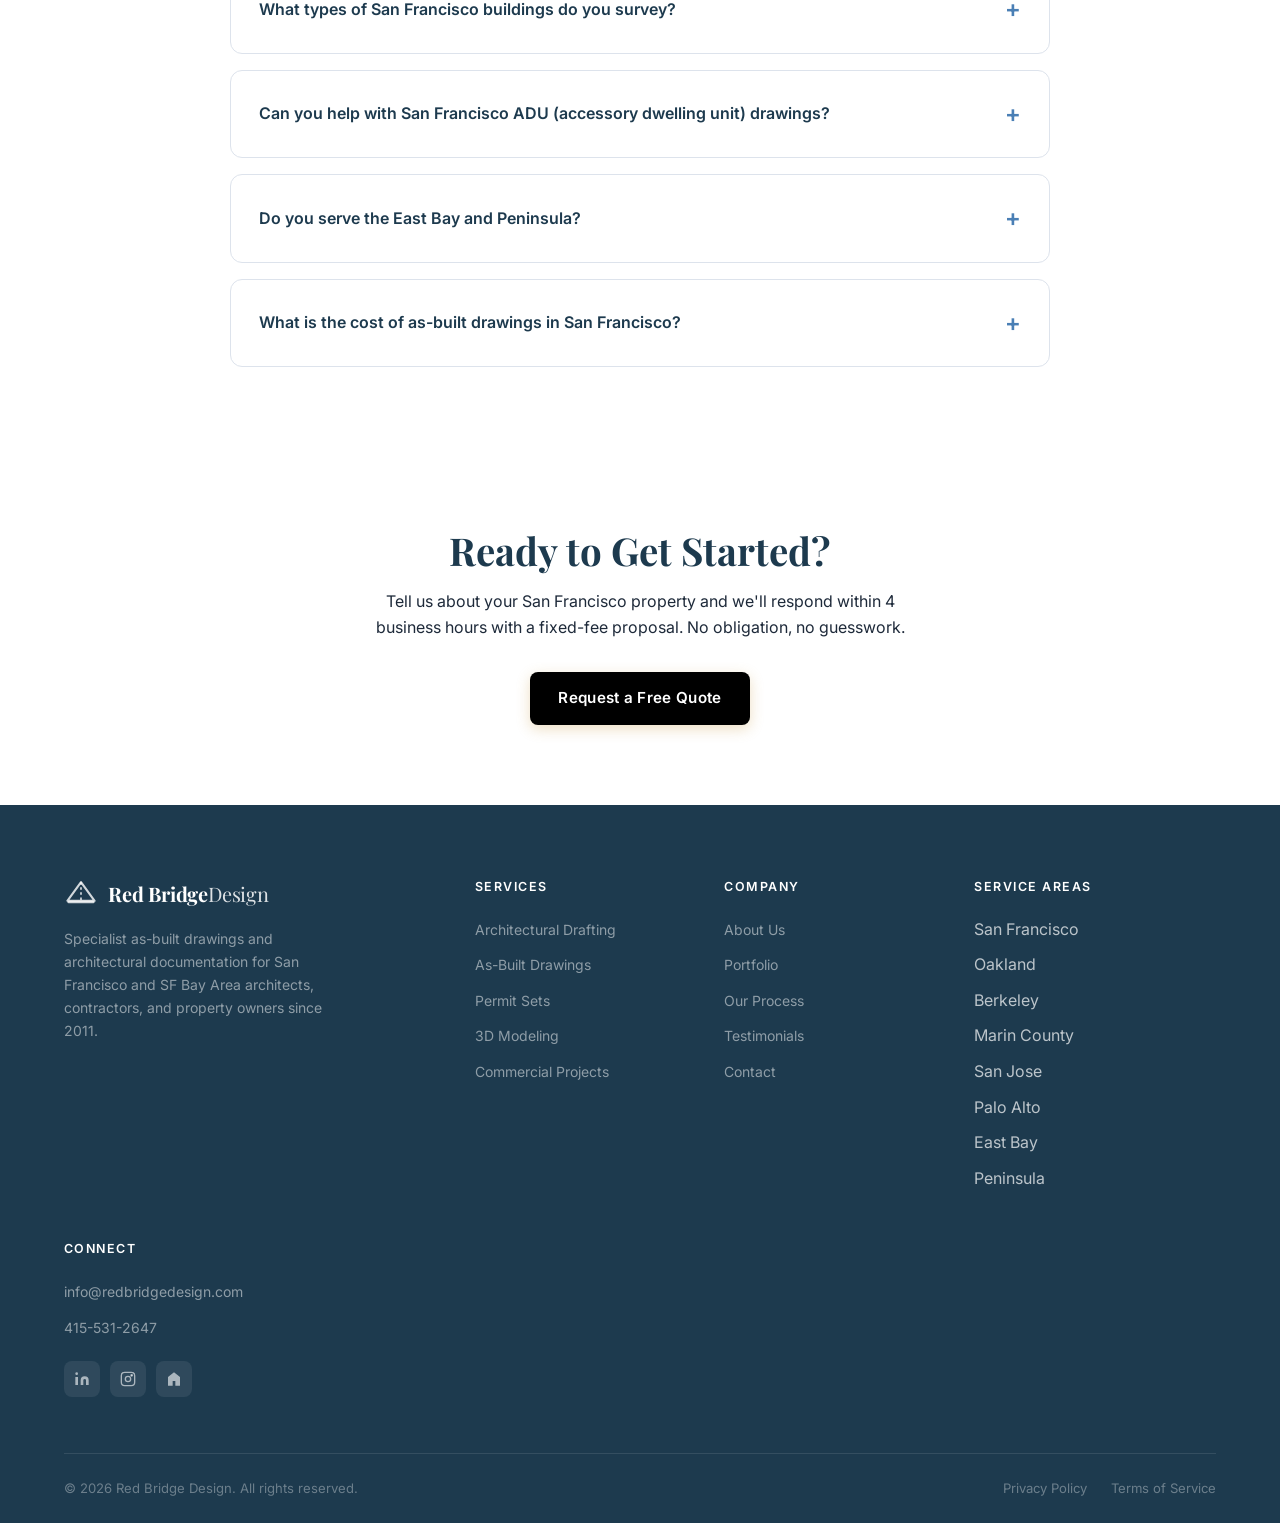
<file: process.html>
<!DOCTYPE html>
<html lang="en">
<head>
  <meta charset="UTF-8" />
  <meta name="viewport" content="width=device-width, initial-scale=1.0" />
  <title>Our As-Built Drawing Process | Red Bridge Design San Francisco</title>
  <meta name="description" content="See how Red Bridge Design's 4-step as-built drawing process works — from San Francisco site visit to permit-ready drawings delivered in 5–7 business days." />
  <link rel="canonical" href="https://redbridgedesign.com/process.html" />

  <!-- Open Graph -->
  <meta property="og:title" content="Our As-Built Drawing Process | Red Bridge Design San Francisco" />
  <meta property="og:description" content="4-step as-built drawing process — from San Francisco site visit to permit-ready drawings in 5–7 business days." />
  <meta property="og:url" content="https://redbridgedesign.com/process.html" />
  <meta property="og:type" content="website" />
  <meta property="og:image" content="https://redbridgedesign.com/assets/og-image.jpg" />

  <!-- Twitter Card -->
  <meta name="twitter:card" content="summary_large_image" />
  <meta name="twitter:title" content="Our As-Built Drawing Process | Red Bridge Design San Francisco" />
  <meta name="twitter:description" content="From San Francisco site visit to permit-ready drawings in 5–7 business days." />

  <!-- FAQ JSON-LD -->
  <script type="application/ld+json">
  {
    "@context": "https://schema.org",
    "@type": "FAQPage",
    "mainEntity": [
      {
        "@type": "Question",
        "name": "How quickly can you complete as-built drawings for a San Francisco property?",
        "acceptedAnswer": {
          "@type": "Answer",
          "text": "Our standard turnaround is 5–7 business days from the site visit. For time-sensitive San Francisco permit applications or real estate transactions, we offer rush 48-hour service. Most SF residential projects (single-family homes, flats, small apartment buildings) are completed within our standard window."
        }
      },
      {
        "@type": "Question",
        "name": "Do you work with San Francisco's Department of Building Inspection (SF DBI)?",
        "acceptedAnswer": {
          "@type": "Answer",
          "text": "Yes. We have submitted hundreds of permit drawing sets to SF DBI and understand the formatting, content, and annotation requirements that facilitate a smooth plan check. Our as-built drawings are produced in a format that is ready for SF DBI submission, and our permit drawing sets are designed to minimize correction letters."
        }
      },
      {
        "@type": "Question",
        "name": "What types of San Francisco buildings do you survey?",
        "acceptedAnswer": {
          "@type": "Answer",
          "text": "We survey every type of building in San Francisco's diverse building stock: Victorian flats, Edwardian row houses, Painted Ladies, single-family hillside homes, mixed-use commercial buildings, SRO hotels, soft-story apartment buildings, retail storefronts, office buildings, and more. We have experience with SF's most complex property types."
        }
      },
      {
        "@type": "Question",
        "name": "Can you help with San Francisco ADU (accessory dwelling unit) drawings?",
        "acceptedAnswer": {
          "@type": "Answer",
          "text": "Absolutely. ADU permits are one of our most common San Francisco project types. We produce the existing conditions drawings (typically garage floor plan, adjacent unit plan, and site plan) required for ADU permit applications to SF DBI, and can also produce the proposed drawings showing the converted ADU space."
        }
      },
      {
        "@type": "Question",
        "name": "Do you serve the East Bay and Peninsula?",
        "acceptedAnswer": {
          "@type": "Answer",
          "text": "Yes. In addition to San Francisco, we regularly work in Oakland, Berkeley, Emeryville, Alameda, and other East Bay cities, as well as Peninsula cities including Burlingame, San Mateo, Palo Alto, Menlo Park, and Redwood City. We also serve Marin County (Sausalito, Mill Valley, San Rafael) and the South Bay."
        }
      },
      {
        "@type": "Question",
        "name": "What is the cost of as-built drawings in San Francisco?",
        "acceptedAnswer": {
          "@type": "Answer",
          "text": "Pricing depends on the size and complexity of the property. San Francisco residential projects typically start at a few hundred dollars for a small unit and scale up based on square footage and number of floors. We provide fixed-fee proposals — no hourly billing, no surprise invoices. Contact us with your property details and we'll respond within 4 hours with a clear quote."
        }
      }
    ]
  }
  </script>

  <link rel="stylesheet" href="styles.css" />
  <link rel="preconnect" href="https://fonts.googleapis.com" />
  <link rel="preconnect" href="https://fonts.gstatic.com" crossorigin />
  <link href="https://fonts.googleapis.com/css2?family=Inter:wght@300;400;500;600;700&family=Playfair+Display:wght@400;600;700&display=swap" rel="stylesheet" />
  <style>
    .page-hero {
      background: linear-gradient(135deg, var(--clr-navy) 0%, var(--clr-navy-mid) 100%);
      color: white;
      padding: 120px 0 80px;
      text-align: center;
    }
    .page-hero .section-eyebrow { color: var(--clr-blue-light); }
    .page-hero .section-title { color: white; }
    .page-hero .section-subtitle { color: rgba(255,255,255,0.82); max-width: 700px; margin: 0 auto; }
    .nav__link--active { color: var(--clr-blue) !important; font-weight: 600; }

    .process-intro { padding: 64px 0 32px; text-align: center; }
    .process-intro p { color: var(--clr-text-muted); line-height: 1.85; max-width: 760px; margin: 0 auto; font-size: 1.05rem; }

    .process-detail { padding: 80px 0; }
    .process-detail__steps { display: grid; grid-template-columns: 1fr; gap: 0; }
    .process-detail__step { display: grid; grid-template-columns: 80px 1fr; gap: 40px; padding: 48px 0; border-bottom: 1px solid var(--clr-border); align-items: start; }
    .process-detail__step:last-child { border-bottom: none; }
    .process-detail__number { font-size: 3rem; font-weight: 700; color: var(--clr-blue); line-height: 1; font-family: var(--font-display); }
    .process-detail__content h2 { color: var(--clr-navy); font-size: 1.5rem; margin-bottom: 16px; }
    .process-detail__content p { color: var(--clr-text-muted); line-height: 1.85; margin-bottom: 14px; }
    .process-detail__content p:last-of-type { margin-bottom: 0; }

    .faq-section { background: var(--clr-surface); padding: 80px 0; }
    .faq-section h2 { text-align: center; color: var(--clr-navy); margin-bottom: 12px; }
    .faq-section .section-subtitle { text-align: center; color: var(--clr-text-muted); max-width: 580px; margin: 0 auto 48px; }
    .faq-list { max-width: 820px; margin: 0 auto; display: grid; gap: 16px; }
    .faq-item { background: white; border-radius: 12px; border: 1px solid var(--clr-border); overflow: hidden; }
    .faq-item__question { padding: 24px 28px; font-weight: 600; color: var(--clr-navy); cursor: pointer; display: flex; justify-content: space-between; align-items: center; list-style: none; }
    .faq-item__question::after { content: "+"; font-size: 1.5rem; color: var(--clr-blue); flex-shrink: 0; margin-left: 16px; }
    .faq-item details[open] .faq-item__question::after { content: "−"; }
    .faq-item__answer { padding: 0 28px 24px; color: var(--clr-text-muted); line-height: 1.8; }

    .process-cta { padding: 80px 0; text-align: center; }
    .process-cta h2 { color: var(--clr-navy); margin-bottom: 16px; }
    .process-cta p { color: var(--clr-text-muted); max-width: 560px; margin: 0 auto 32px; }

    @media (max-width: 600px) {
      .process-detail__step { grid-template-columns: 60px 1fr; gap: 24px; }
      .process-detail__number { font-size: 2.2rem; }
    }
  </style>
</head>
<body>

  <!-- ======= NAVIGATION ======= -->
  <header class="site-header" id="site-header">
    <nav class="nav container">
      <a href="index.html" class="nav__logo">
        <span class="nav__logo-icon">
          <svg viewBox="0 0 40 40" fill="none" xmlns="http://www.w3.org/2000/svg" aria-hidden="true">
            <rect x="4" y="28" width="32" height="3" rx="1.5" fill="currentColor"/>
            <path d="M20 6 L36 28 H4 Z" stroke="currentColor" stroke-width="2.5" fill="none" stroke-linejoin="round"/>
            <line x1="20" y1="6" x2="20" y2="28" stroke="currentColor" stroke-width="2" stroke-dasharray="3 3"/>
            <line x1="12" y1="28" x2="14" y2="22" stroke="currentColor" stroke-width="1.5"/>
            <line x1="28" y1="28" x2="26" y2="22" stroke="currentColor" stroke-width="1.5"/>
          </svg>
        </span>
        <span class="nav__logo-text">Red Bridge<span>Design</span></span>
      </a>

      <ul class="nav__links" id="nav-links">
        <li><a href="services.html" class="nav__link">Services</a></li>
        <li><a href="portfolio.html" class="nav__link">Portfolio</a></li>
        <li><a href="about.html" class="nav__link">About</a></li>
        <li><a href="process.html" class="nav__link nav__link--active">Process</a></li>
        <li><a href="testimonials.html" class="nav__link">Testimonials</a></li>
        <li><a href="contact.html" class="nav__link nav__link--cta">Get a Quote</a></li>
      </ul>

      <button class="nav__hamburger" id="hamburger" aria-label="Toggle navigation" aria-expanded="false">
        <span></span><span></span><span></span>
      </button>
    </nav>
  </header>

  <main>

    <!-- ======= PAGE HERO ======= -->
    <section class="page-hero section">
      <div class="container">
        <p class="section-eyebrow">How It Works</p>
        <h1 class="section-title">How Our San Francisco As-Built<br/>Drawing Process Works</h1>
        <p class="section-subtitle">From your first message to permit-ready drawings in your inbox — here's exactly what to expect when you work with Red Bridge Design.</p>
      </div>
    </section>

    <!-- ======= PROCESS INTRO ======= -->
    <section class="process-intro">
      <div class="container">
        <p>San Francisco's permitting process moves at its own pace — but your project can't wait. Whether you're racing to submit to SF DBI before a planning deadline, need as-builts in hand before a contractor pricing walkthrough, or are simply trying to understand what you own before beginning a major renovation, speed and accuracy are both non-negotiable. Our four-step process is designed to deliver both: we move efficiently from site survey to finished drawings without sacrificing the field accuracy that San Francisco projects demand.</p>
      </div>
    </section>

    <!-- ======= PROCESS STEPS ======= -->
    <section class="process-detail section">
      <div class="container">
        <div class="process-detail__steps">

          <div class="process-detail__step reveal">
            <div class="process-detail__number">01</div>
            <div class="process-detail__content">
              <h2>Request a Quote</h2>
              <p>The process starts with a simple request. Tell us your property address, the approximate square footage, how many floors, and what you need the drawings for — renovation, permit submission to SF DBI, condo conversion, property sale, or facilities management. The more context you can give us, the more accurate our quote will be.</p>
              <p>San Francisco properties come in every size and configuration. A typical Victorian flat might run 800–1,200 square feet on one floor; a classic SF six-unit building might have 4,000–6,000 square feet spread across three stories. Multi-unit apartment buildings in the Tenderloin or Civic Center area might require documentation of 20 or more individual units. Whatever the scale, we'll assess your project and respond with a fixed-fee proposal — no hourly rates, no open-ended billing — within 4 business hours of your inquiry.</p>
              <p>Rush service is available for time-sensitive projects. If you have a planning hearing in two days, an SF DBI intake appointment scheduled, or a buyer conducting due diligence under a hard deadline, tell us and we will prioritize your project accordingly.</p>
            </div>
          </div>

          <div class="process-detail__step reveal">
            <div class="process-detail__number">02</div>
            <div class="process-detail__content">
              <h2>We Measure Your Building</h2>
              <p>Once you've approved the proposal, we schedule a site visit at a time that works for you. Our team arrives with professional-grade laser measuring equipment — Leica laser distance meters and Bosch measuring tools — and methodically records every wall, opening, ceiling height, column, and structural element in the building. We don't leave until we have captured everything we need.</p>
              <p>San Francisco's buildings present unique access considerations. Many Victorian and Edwardian flat buildings have stacked units where access to multiple floors must be coordinated with multiple tenants. Hillside homes in Twin Peaks, Bernal Heights, and Corona Heights often have split-level entries, sub-grade garage levels, and terraced rear yards that require careful three-dimensional measurement. Soft-story apartment buildings may have basement parking and laundry areas that form part of the existing conditions. We've navigated all of these scenarios and plan our site visits accordingly.</p>
              <p>For clients who cannot provide in-person access, or for remote projects outside the immediate Bay Area, we can work from detailed photographs, owner-provided measurements, or third-party laser scan data. We will advise you on the best approach for your specific situation.</p>
            </div>
          </div>

          <div class="process-detail__step reveal">
            <div class="process-detail__number">03</div>
            <div class="process-detail__content">
              <h2>Draft, Review &amp; Refine</h2>
              <p>Back at our drafting studio, we convert your field measurements into clean, scaled, fully dimensioned drawings in AutoCAD or Revit. Every line is tied to a field measurement — we don't estimate, interpolate, or guess. The drafting phase typically runs 2–4 business days depending on the scope, and we share a draft with you via our secure client portal before finalizing.</p>
              <p>The review process is simple and fully online: you open the draft drawings in your browser, mark up any changes or corrections you'd like (using simple annotation tools or just email notes), and we incorporate every revision. This typically takes one round, though we include unlimited revisions in every project at no extra charge. If your San Francisco architect reviews the draft and needs additional information captured, we can return to the site or coordinate supplemental data collection remotely.</p>
              <p>Most SF residential projects are ready for final delivery within 5–7 business days of the site visit. Commercial projects and large multi-family buildings may take 7–10 business days depending on the number of floors and units.</p>
            </div>
          </div>

          <div class="process-detail__step reveal">
            <div class="process-detail__number">04</div>
            <div class="process-detail__content">
              <h2>Receive Your As-Builts</h2>
              <p>Final drawings are delivered as PDFs and native CAD or BIM files via secure download — permit-ready and built to your exact specifications. For San Francisco projects heading to SF DBI, we format the PDF drawings to the sheet sizes and title block conventions that the department expects. For architects working in AutoCAD or Revit, we deliver the native DWG or RVT files with proper layer organization and annotation styles.</p>
              <p>Your drawings are produced at the scale appropriate to the project: typically 1/4"=1'-0" for floor plans, 1/8"=1'-0" for site plans, and 3/4"=1'-0" or larger for details and sections. All drawings include a north arrow, scale bar, property address, and revision tracking — standard information that SF DBI reviewers expect to see.</p>
              <p>We retain your files in our archive for three years, making it easy and inexpensive to request updates when your project moves to the next phase — from existing conditions to proposed design, from permit set to construction documents. Many San Francisco architects and contractors send us every project as a matter of course, knowing their as-builts are on file and ready when needed.</p>
            </div>
          </div>

        </div>
      </div>
    </section>

    <!-- ======= FAQ ======= -->
    <section class="faq-section">
      <div class="container">
        <h2 class="section-title">Frequently Asked Questions</h2>
        <p class="section-subtitle">Common questions about as-built drawings in San Francisco and the SF Bay Area.</p>
        <div class="faq-list">

          <div class="faq-item">
            <details>
              <summary class="faq-item__question">How quickly can you complete as-built drawings for a San Francisco property?</summary>
              <p class="faq-item__answer">Our standard turnaround is 5–7 business days from the site visit. For time-sensitive San Francisco permit applications or real estate transactions, we offer rush 48-hour service. Most SF residential projects — single-family homes, individual flats, and small apartment buildings — are completed within our standard window. Larger commercial buildings and multi-family complexes may take 7–10 business days.</p>
            </details>
          </div>

          <div class="faq-item">
            <details>
              <summary class="faq-item__question">Do you work with San Francisco's Department of Building Inspection (SF DBI)?</summary>
              <p class="faq-item__answer">Yes. We have submitted hundreds of permit drawing sets to SF DBI over our 15 years in business and understand the formatting, content, and annotation requirements that facilitate a smooth plan check. Our as-built drawings are produced in a format that is ready for SF DBI submission, and our permit drawing sets are designed to minimize correction letters from the plan check reviewer.</p>
            </details>
          </div>

          <div class="faq-item">
            <details>
              <summary class="faq-item__question">What types of San Francisco buildings do you survey?</summary>
              <p class="faq-item__answer">We survey every type of building in San Francisco's diverse building inventory: Victorian flats, Edwardian row houses, Painted Ladies, single-family hillside homes, mixed-use commercial buildings, SRO hotels, soft-story apartment buildings, retail storefronts, office buildings, and more. We have experience with SF's most complex property types, including buildings with non-standard geometry, multiple sub-levels, shared-wall construction, and century-old structural systems that deviate significantly from modern building conventions.</p>
            </details>
          </div>

          <div class="faq-item">
            <details>
              <summary class="faq-item__question">Can you help with San Francisco ADU (accessory dwelling unit) drawings?</summary>
              <p class="faq-item__answer">Absolutely. ADU permits are one of our most common San Francisco project types. We produce the existing conditions drawings typically required for ADU permit applications to SF DBI — usually a garage floor plan, the adjacent unit plan, and a site plan — and can also produce the proposed drawings showing the converted ADU space. If you're converting a garage, basement, or attic to an ADU in any SF neighborhood, we've handled that project type before.</p>
            </details>
          </div>

          <div class="faq-item">
            <details>
              <summary class="faq-item__question">Do you serve the East Bay and Peninsula?</summary>
              <p class="faq-item__answer">Yes. In addition to San Francisco, we regularly work in Oakland, Berkeley, Emeryville, Alameda, and other East Bay cities. On the Peninsula we serve Burlingame, San Mateo, Palo Alto, Menlo Park, and Redwood City. We also cover Marin County (Sausalito, Mill Valley, San Rafael, Tiburon) and the South Bay including San Jose and surrounding cities. Wherever your Bay Area project is located, we can help.</p>
            </details>
          </div>

          <div class="faq-item">
            <details>
              <summary class="faq-item__question">What is the cost of as-built drawings in San Francisco?</summary>
              <p class="faq-item__answer">Pricing depends on the size and complexity of the property. San Francisco residential projects typically start at a few hundred dollars for a small studio or one-bedroom unit and scale up based on total square footage and number of floors. Commercial and multi-family projects are priced based on scope. We provide fixed-fee proposals — no hourly billing, no surprise invoices. Contact us with your property address and details and we'll respond within 4 business hours with a clear, itemized quote.</p>
            </details>
          </div>

        </div>
      </div>
    </section>

    <!-- ======= CTA ======= -->
    <section class="process-cta">
      <div class="container">
        <h2 class="section-title">Ready to Get Started?</h2>
        <p>Tell us about your San Francisco property and we'll respond within 4 business hours with a fixed-fee proposal. No obligation, no guesswork.</p>
        <a href="contact.html" class="btn btn--primary">Request a Free Quote</a>
      </div>
    </section>

  </main>

  <!-- ======= FOOTER ======= -->
  <footer class="footer">
    <div class="container">
      <div class="footer__grid">
        <div class="footer__brand">
          <a href="index.html" class="nav__logo">
            <span class="nav__logo-icon">
              <svg viewBox="0 0 40 40" fill="none" xmlns="http://www.w3.org/2000/svg" aria-hidden="true">
                <rect x="4" y="28" width="32" height="3" rx="1.5" fill="currentColor"/>
                <path d="M20 6 L36 28 H4 Z" stroke="currentColor" stroke-width="2.5" fill="none" stroke-linejoin="round"/>
                <line x1="20" y1="6" x2="20" y2="28" stroke="currentColor" stroke-width="2" stroke-dasharray="3 3"/>
              </svg>
            </span>
            <span class="nav__logo-text">Red Bridge<span>Design</span></span>
          </a>
          <p class="footer__tagline">Specialist as-built drawings and architectural documentation for San Francisco and SF Bay Area architects, contractors, and property owners since 2011.</p>
        </div>

        <div class="footer__col">
          <h4>Services</h4>
          <ul>
            <li><a href="services.html">Architectural Drafting</a></li>
            <li><a href="services.html">As-Built Drawings</a></li>
            <li><a href="services.html">Permit Sets</a></li>
            <li><a href="services.html">3D Modeling</a></li>
            <li><a href="services.html">Commercial Projects</a></li>
          </ul>
        </div>

        <div class="footer__col">
          <h4>Company</h4>
          <ul>
            <li><a href="about.html">About Us</a></li>
            <li><a href="portfolio.html">Portfolio</a></li>
            <li><a href="process.html">Our Process</a></li>
            <li><a href="testimonials.html">Testimonials</a></li>
            <li><a href="contact.html">Contact</a></li>
          </ul>
        </div>

        <div class="footer__col">
          <h4>Service Areas</h4>
          <ul>
            <li>San Francisco</li>
            <li>Oakland</li>
            <li>Berkeley</li>
            <li>Marin County</li>
            <li>San Jose</li>
            <li>Palo Alto</li>
            <li>East Bay</li>
            <li>Peninsula</li>
          </ul>
        </div>

        <div class="footer__col">
          <h4>Connect</h4>
          <ul>
            <li><a href="mailto:info@redbridgedesign.com">info@redbridgedesign.com</a></li>
            <li><a href="tel:4155312647">415-531-2647</a></li>
          </ul>
          <div class="footer__social">
            <a href="#" aria-label="LinkedIn" class="footer__social-link">
              <svg viewBox="0 0 24 24" fill="currentColor" aria-hidden="true"><path d="M16 8a6 6 0 016 6v7h-4v-7a2 2 0 00-2-2 2 2 0 00-2 2v7h-4v-7a6 6 0 016-6zM2 9h4v12H2z"/><circle cx="4" cy="4" r="2"/></svg>
            </a>
            <a href="#" aria-label="Instagram" class="footer__social-link">
              <svg viewBox="0 0 24 24" fill="none" stroke="currentColor" stroke-width="2" aria-hidden="true"><rect x="2" y="2" width="20" height="20" rx="5"/><circle cx="12" cy="12" r="4"/><circle cx="17.5" cy="6.5" r="1" fill="currentColor"/></svg>
            </a>
            <a href="#" aria-label="Houzz" class="footer__social-link">
              <svg viewBox="0 0 24 24" fill="currentColor" aria-hidden="true"><path d="M12 2L3 9v13h7v-7h4v7h7V9z"/></svg>
            </a>
          </div>
        </div>
      </div>

      <div class="footer__bottom">
        <p>&copy; 2026 Red Bridge Design. All rights reserved.</p>
        <div class="footer__bottom-links">
          <a href="#">Privacy Policy</a>
          <a href="#">Terms of Service</a>
        </div>
      </div>
    </div>
  </footer>

  <!-- ======= BACK TO TOP ======= -->
  <button class="back-to-top" id="back-to-top" aria-label="Back to top">
    <svg viewBox="0 0 24 24" fill="none" stroke="currentColor" stroke-width="2.5" aria-hidden="true"><polyline points="18 15 12 9 6 15"/></svg>
  </button>

  <script src="script.js"></script>
</body>
</html>
</file>
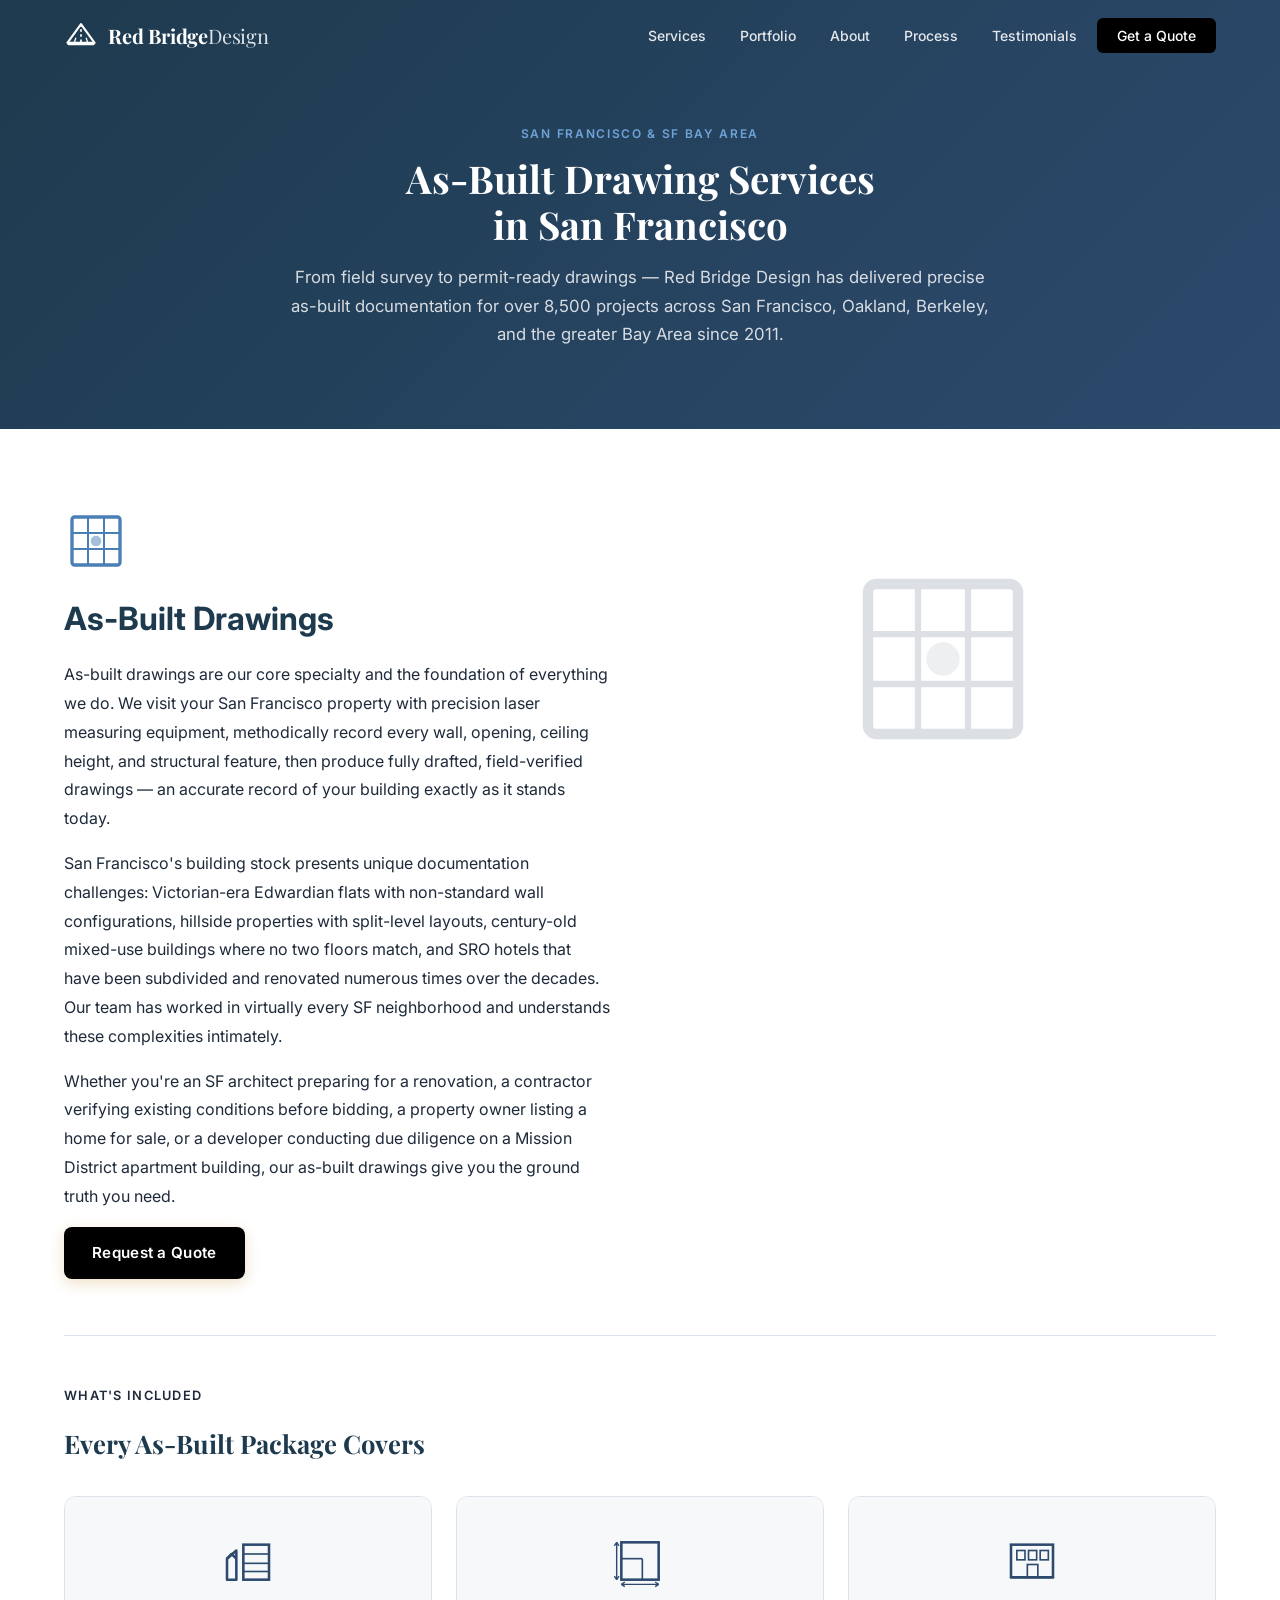
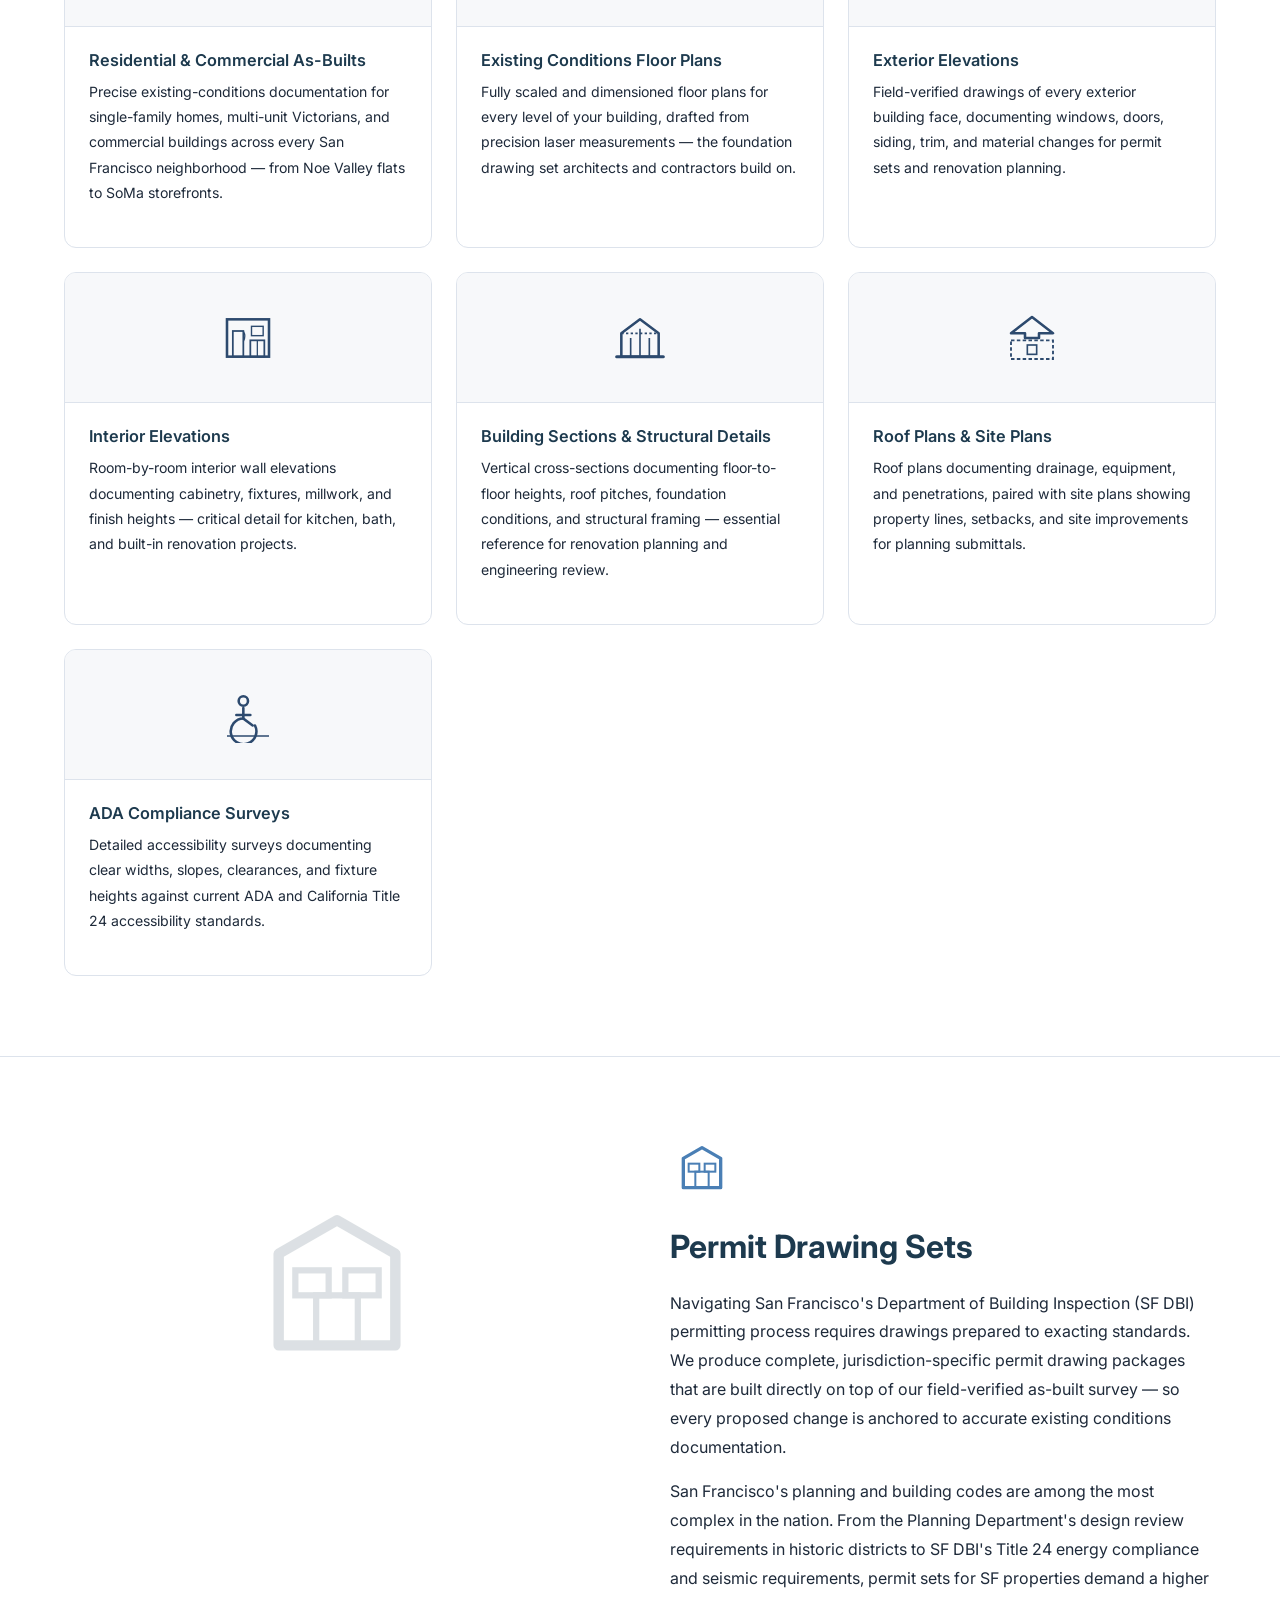
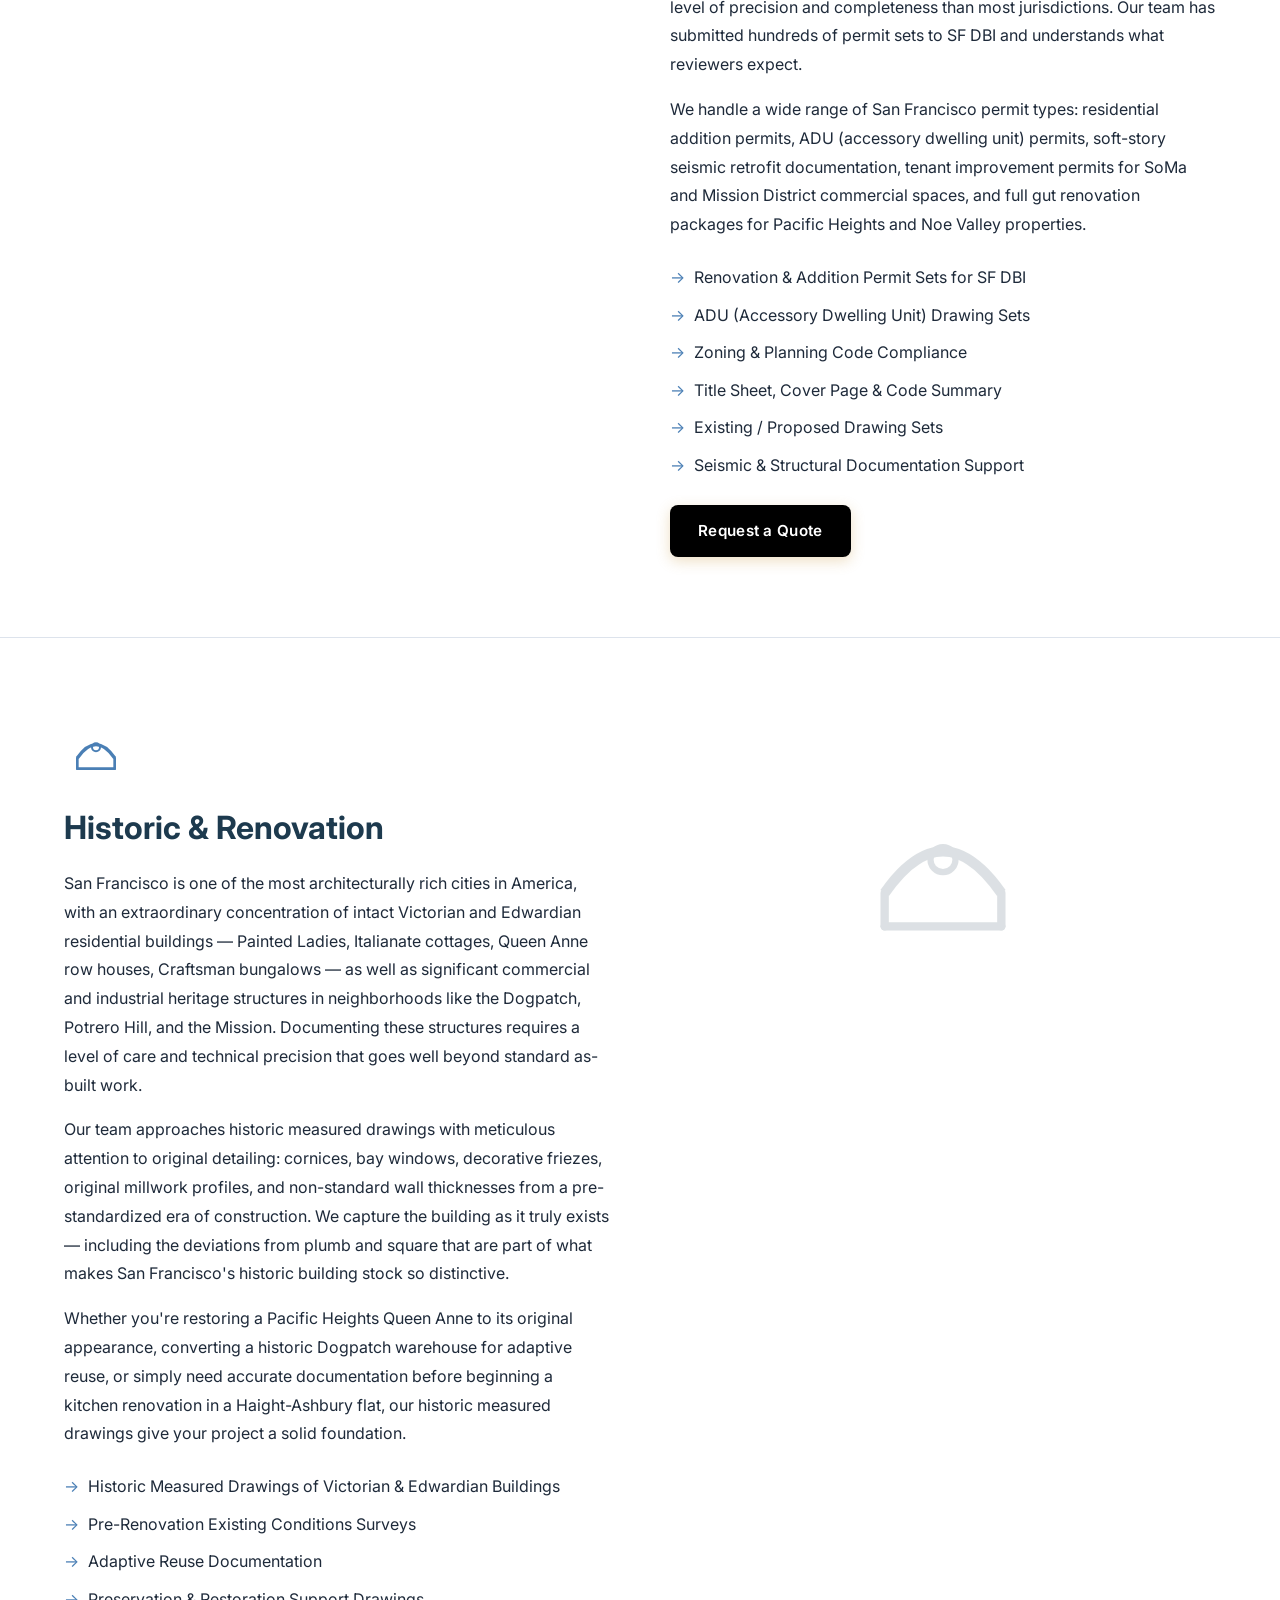
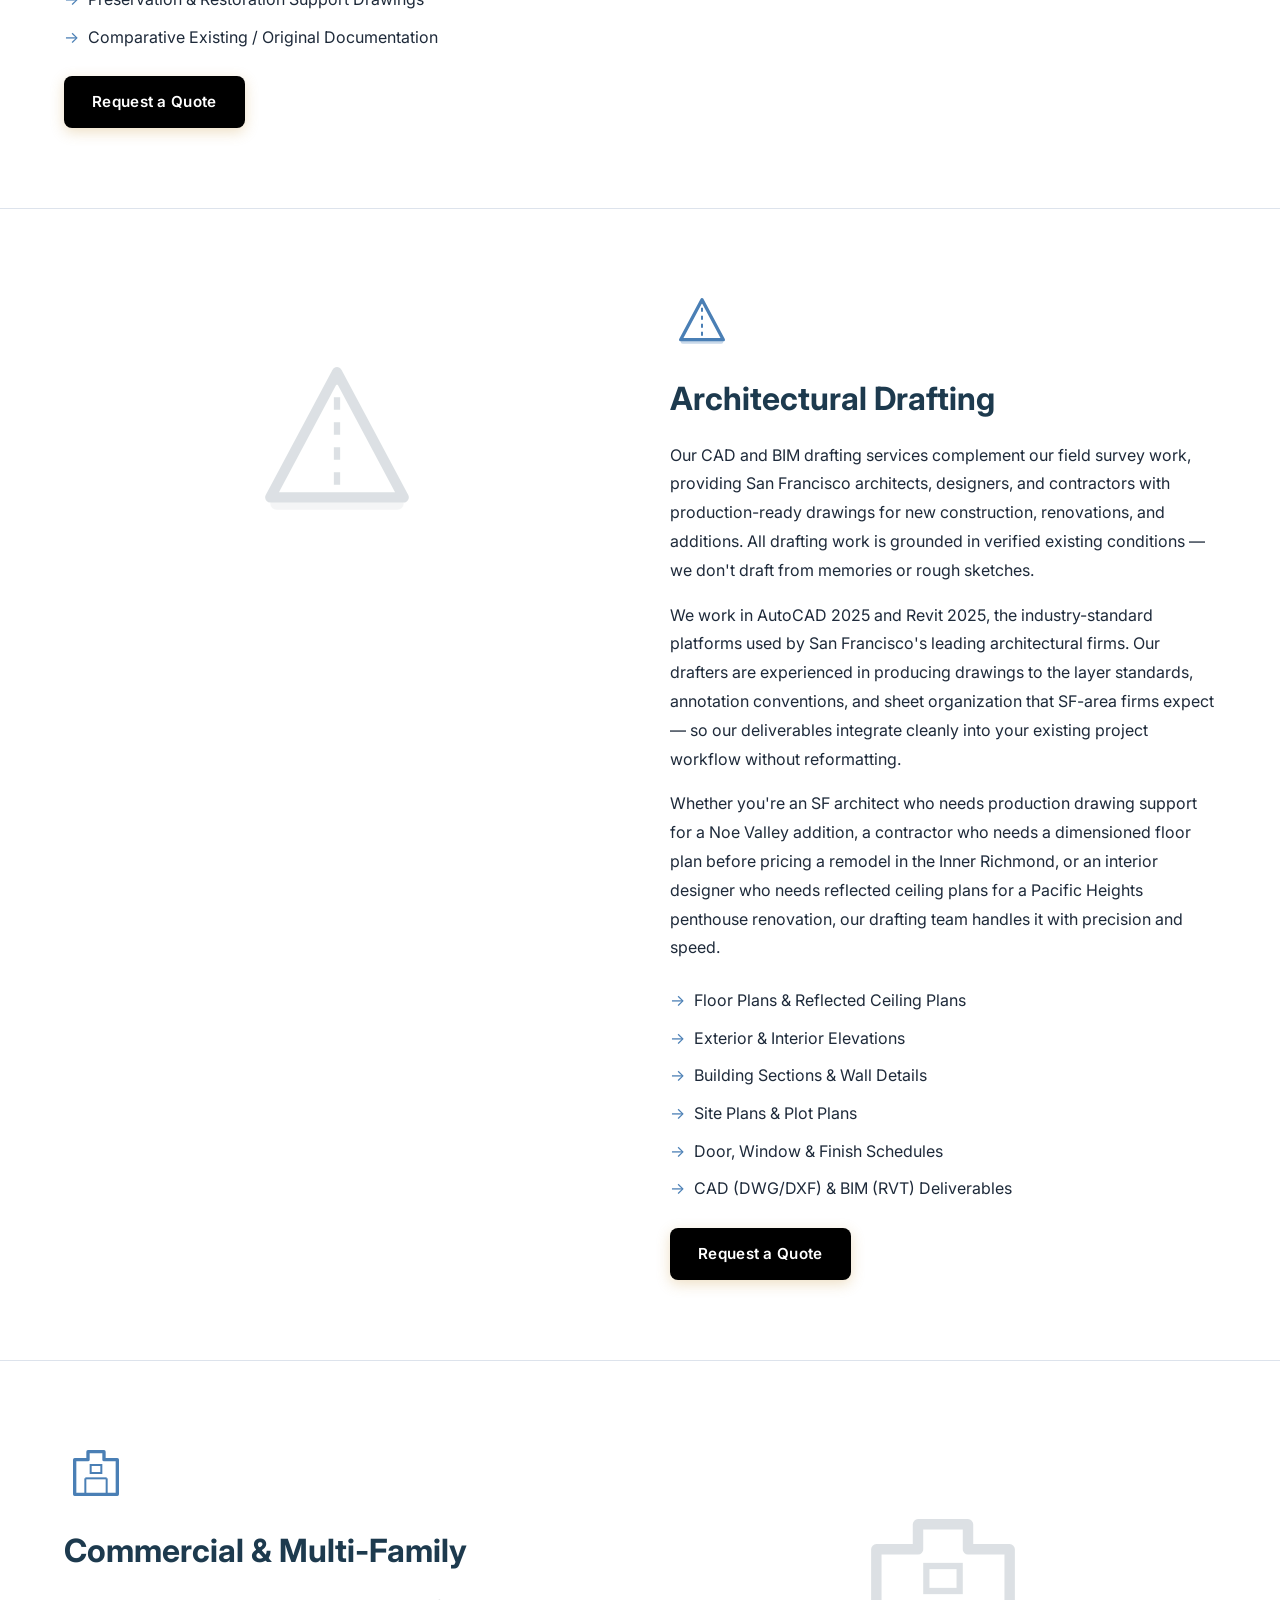
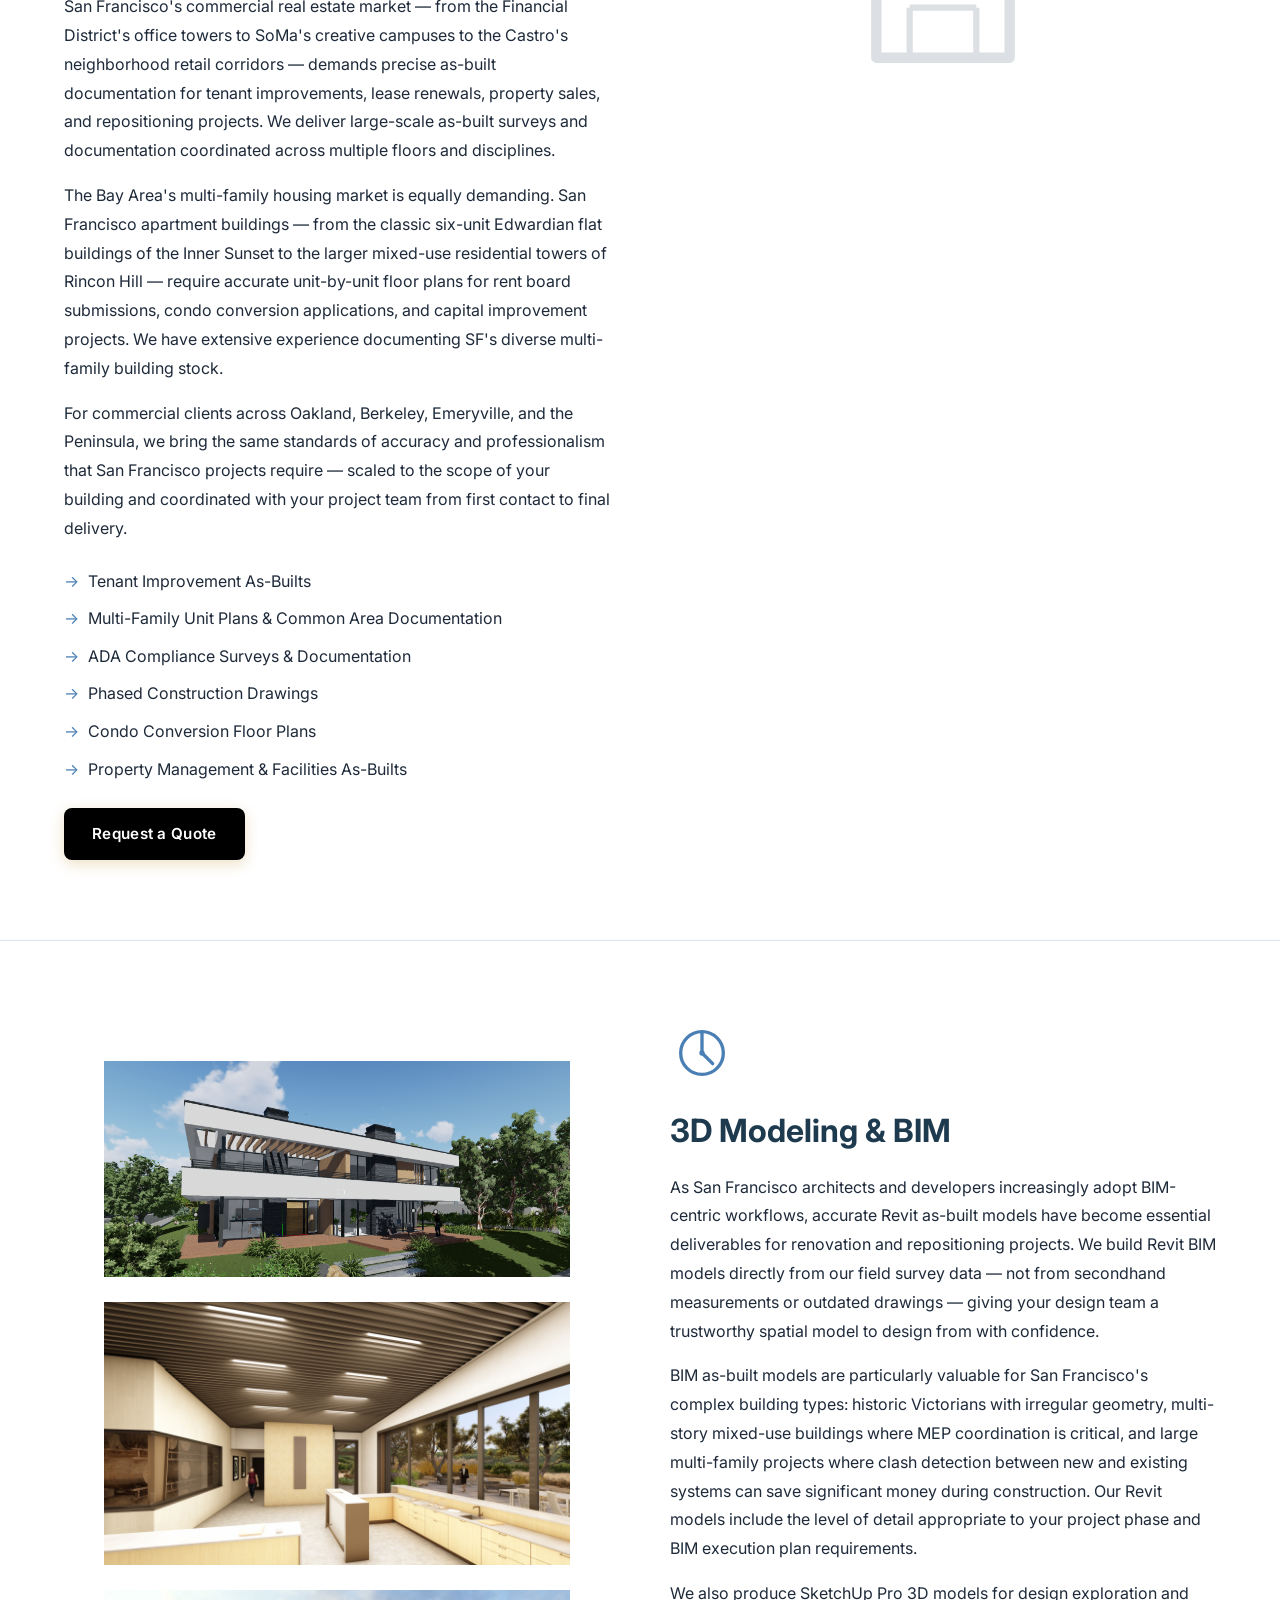
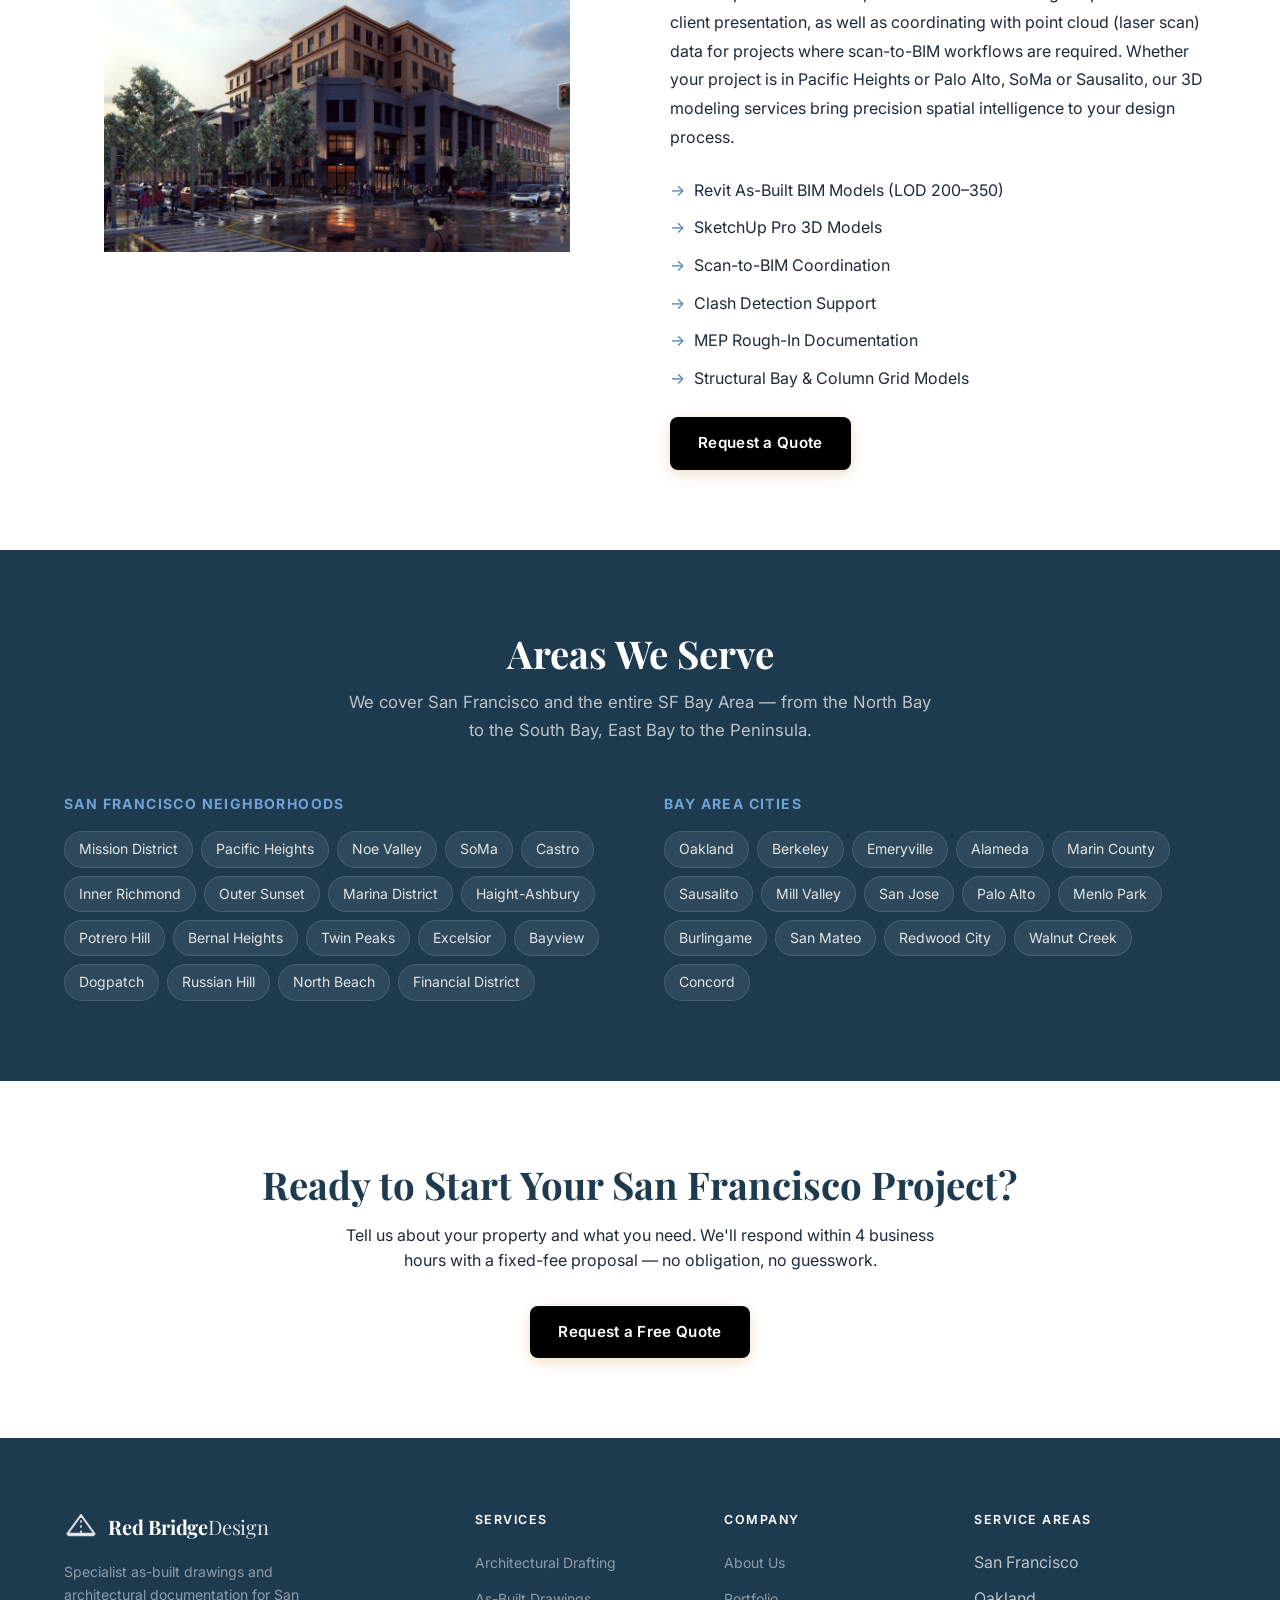
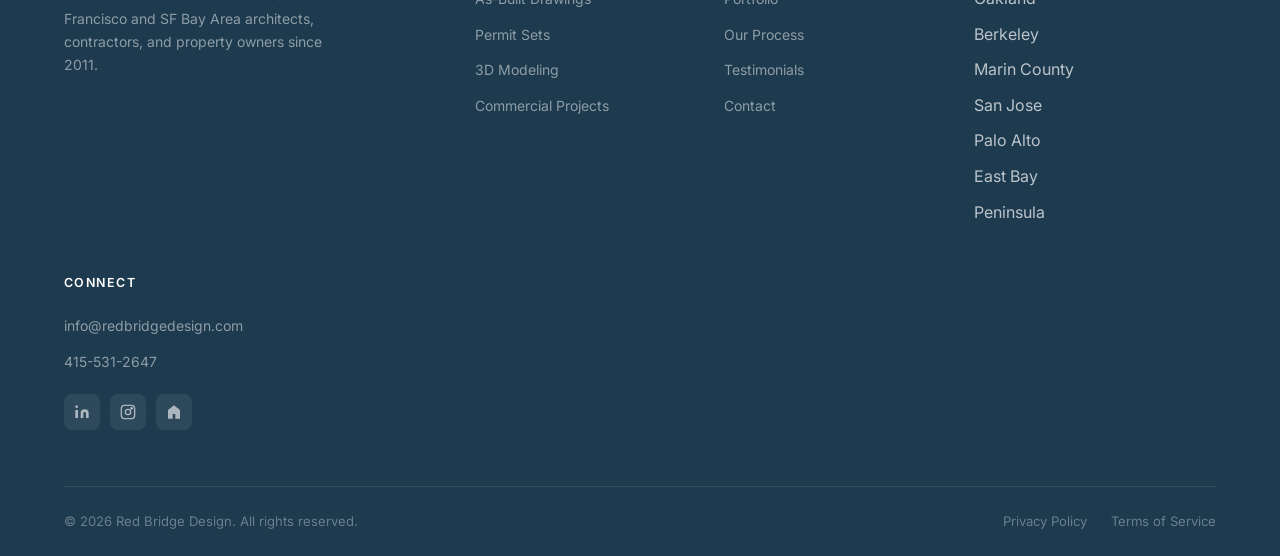
<file: services.html>
<!DOCTYPE html>
<html lang="en">
<head>
  <meta charset="UTF-8" />
  <meta name="viewport" content="width=device-width, initial-scale=1.0" />
  <title>As-Built Drawing Services in San Francisco | Red Bridge Design</title>
  <meta name="description" content="Red Bridge Design offers expert as-built drawings, permit sets, architectural drafting, and 3D BIM modeling for San Francisco and SF Bay Area projects. Field-verified, permit-ready." />
  <link rel="canonical" href="https://redbridgedesign.com/services.html" />

  <!-- Open Graph -->
  <meta property="og:title" content="As-Built Drawing Services in San Francisco | Red Bridge Design" />
  <meta property="og:description" content="Expert as-built drawings, permit sets, architectural drafting, and 3D BIM modeling for San Francisco and SF Bay Area projects." />
  <meta property="og:url" content="https://redbridgedesign.com/services.html" />
  <meta property="og:type" content="website" />
  <meta property="og:image" content="https://redbridgedesign.com/assets/og-image.jpg" />

  <!-- Twitter Card -->
  <meta name="twitter:card" content="summary_large_image" />
  <meta name="twitter:title" content="As-Built Drawing Services in San Francisco | Red Bridge Design" />
  <meta name="twitter:description" content="Expert as-built drawings, permit sets, and BIM modeling for San Francisco and SF Bay Area projects." />

  <!-- Service JSON-LD -->
  <script type="application/ld+json">
  {
    "@context": "https://schema.org",
    "@type": "Service",
    "name": "As-Built Drawings San Francisco",
    "provider": {
      "@type": "LocalBusiness",
      "@id": "https://redbridgedesign.com/#business",
      "name": "Red Bridge Design",
      "telephone": "+14155312647",
      "email": "info@redbridgedesign.com",
      "address": {
        "@type": "PostalAddress",
        "addressLocality": "San Francisco",
        "addressRegion": "CA",
        "addressCountry": "US"
      }
    },
    "areaServed": [
      {"@type": "City", "name": "San Francisco"},
      {"@type": "City", "name": "Oakland"},
      {"@type": "City", "name": "Berkeley"},
      {"@type": "City", "name": "San Jose"},
      {"@type": "City", "name": "Palo Alto"},
      {"@type": "County", "name": "Marin County"}
    ],
    "hasOfferCatalog": {
      "@type": "OfferCatalog",
      "name": "As-Built Drawing Services",
      "itemListElement": [
        {"@type": "Offer", "itemOffered": {"@type": "Service", "name": "As-Built Drawings"}},
        {"@type": "Offer", "itemOffered": {"@type": "Service", "name": "Permit Drawing Sets"}},
        {"@type": "Offer", "itemOffered": {"@type": "Service", "name": "Historic & Renovation Documentation"}},
        {"@type": "Offer", "itemOffered": {"@type": "Service", "name": "Architectural Drafting"}},
        {"@type": "Offer", "itemOffered": {"@type": "Service", "name": "Commercial & Multi-Family As-Builts"}},
        {"@type": "Offer", "itemOffered": {"@type": "Service", "name": "3D Modeling & BIM"}}
      ]
    }
  }
  </script>

  <link rel="stylesheet" href="styles.css" />
  <link rel="preconnect" href="https://fonts.googleapis.com" />
  <link rel="preconnect" href="https://fonts.gstatic.com" crossorigin />
  <link href="https://fonts.googleapis.com/css2?family=Inter:wght@300;400;500;600;700&family=Playfair+Display:wght@400;600;700&display=swap" rel="stylesheet" />
  <style>
    .page-hero {
      background: linear-gradient(135deg, var(--clr-navy) 0%, var(--clr-navy-mid) 100%);
      color: white;
      padding: 120px 0 80px;
      text-align: center;
    }
    .page-hero .section-eyebrow { color: var(--clr-blue-light); }
    .page-hero .section-title { color: white; }
    .page-hero .section-subtitle { color: rgba(255,255,255,0.82); max-width: 700px; margin: 0 auto; }
    .page-hero .btn--ghost { border-color: rgba(255,255,255,0.5); color: white; }
    .page-hero .btn--ghost:hover { background: rgba(255,255,255,0.1); }
    .nav__link--active { color: var(--clr-blue) !important; font-weight: 600; }

    .service-detail { padding: 80px 0; }
    .service-detail + .service-detail { border-top: 1px solid var(--clr-border); }
    .service-detail__grid { display: grid; grid-template-columns: 1fr 1fr; gap: 60px; align-items: start; }
    .service-detail__grid--reverse { direction: rtl; }
    .service-detail__grid--reverse > * { direction: ltr; }
    .service-detail__icon { width: 64px; height: 64px; color: var(--clr-blue); margin-bottom: 20px; }
    .service-detail h2 { font-size: 2rem; color: var(--clr-navy); margin-bottom: 16px; }
    .service-detail p { color: var(--clr-text-muted); line-height: 1.8; margin-bottom: 16px; }
    .service-detail ul { list-style: none; padding: 0; margin: 20px 0; }
    .service-detail ul li { padding: 6px 0 6px 24px; position: relative; color: var(--clr-text); }
    .service-detail ul li::before { content: "→"; position: absolute; left: 0; color: var(--clr-blue); }
    .service-detail__visual { background: var(--clr-surface); border-radius: 12px; padding: 40px; min-height: 300px; display: flex; align-items: center; justify-content: center; flex-direction: column; }
    .service-detail__visual svg { width: 100%; max-width: 200px; color: var(--clr-navy); opacity: 0.15; }

    /* As-Built "What's Included" sub-service grid */
    .as-built-includes { margin-top: 56px; padding-top: 48px; border-top: 1px solid var(--clr-border); }
    .as-built-includes__eyebrow { color: var(--clr-blue); font-size: 0.8rem; font-weight: 600; text-transform: uppercase; letter-spacing: 0.1em; margin-bottom: 8px; }
    .as-built-includes__title { font-family: var(--font-serif); font-size: 1.6rem; color: var(--clr-navy); margin-bottom: 32px; }
    .as-built-grid { display: grid; grid-template-columns: repeat(3, 1fr); gap: 24px; }
    .as-built-card { background: var(--clr-white); border: 1px solid var(--clr-border); border-radius: var(--radius-md); overflow: hidden; transition: transform var(--duration) var(--ease), box-shadow var(--duration) var(--ease); }
    .as-built-card:hover { transform: translateY(-4px); box-shadow: var(--shadow-md); }
    .as-built-card__thumb { background: var(--clr-off-white); border-bottom: 1px solid var(--clr-border); height: 130px; display: flex; align-items: center; justify-content: center; }
    .as-built-card__thumb svg { width: 56px; height: 56px; color: var(--clr-navy-mid); }
    .as-built-card__body { padding: 22px 24px 26px; }
    .as-built-card__title { font-size: 1.02rem; font-weight: 600; color: var(--clr-navy); margin-bottom: 8px; line-height: 1.35; }
    .as-built-card__desc { font-size: 0.88rem; color: var(--clr-text-mid); line-height: 1.6; margin: 0; }

    @media (max-width: 900px) {
      .as-built-grid { grid-template-columns: 1fr 1fr; }
    }
    @media (max-width: 560px) {
      .as-built-grid { grid-template-columns: 1fr; }
    }

    .service-areas-section { background: var(--clr-navy); color: white; padding: 80px 0; }
    .service-areas-section h2 { color: white; text-align: center; margin-bottom: 12px; }
    .service-areas-section .section-subtitle { color: rgba(255,255,255,0.7); text-align: center; max-width: 600px; margin: 0 auto 48px; }
    .areas-grid { display: grid; grid-template-columns: 1fr 1fr; gap: 48px; }
    .areas-group h3 { color: var(--clr-blue-light); font-size: 0.875rem; text-transform: uppercase; letter-spacing: 0.1em; margin-bottom: 16px; }
    .areas-list { list-style: none; padding: 0; display: flex; flex-wrap: wrap; gap: 8px; }
    .areas-list li { background: rgba(255,255,255,0.08); border: 1px solid rgba(255,255,255,0.12); border-radius: 20px; padding: 6px 14px; font-size: 0.875rem; color: rgba(255,255,255,0.85); }

    .services-cta { background: var(--clr-surface); padding: 80px 0; text-align: center; }
    .services-cta h2 { color: var(--clr-navy); margin-bottom: 16px; }
    .services-cta p { color: var(--clr-text-muted); max-width: 600px; margin: 0 auto 32px; }

    @media (max-width: 768px) {
      .service-detail__grid { grid-template-columns: 1fr; gap: 32px; }
      .service-detail__grid--reverse { direction: ltr; }
      .areas-grid { grid-template-columns: 1fr; }
    }
  </style>
</head>
<body>

  <!-- ======= NAVIGATION ======= -->
  <header class="site-header" id="site-header">
    <nav class="nav container">
      <a href="index.html" class="nav__logo">
        <span class="nav__logo-icon">
          <svg viewBox="0 0 40 40" fill="none" xmlns="http://www.w3.org/2000/svg" aria-hidden="true">
            <rect x="4" y="28" width="32" height="3" rx="1.5" fill="currentColor"/>
            <path d="M20 6 L36 28 H4 Z" stroke="currentColor" stroke-width="2.5" fill="none" stroke-linejoin="round"/>
            <line x1="20" y1="6" x2="20" y2="28" stroke="currentColor" stroke-width="2" stroke-dasharray="3 3"/>
            <line x1="12" y1="28" x2="14" y2="22" stroke="currentColor" stroke-width="1.5"/>
            <line x1="28" y1="28" x2="26" y2="22" stroke="currentColor" stroke-width="1.5"/>
          </svg>
        </span>
        <span class="nav__logo-text">Red Bridge<span>Design</span></span>
      </a>

      <ul class="nav__links" id="nav-links">
        <li><a href="services.html" class="nav__link nav__link--active">Services</a></li>
        <li><a href="portfolio.html" class="nav__link">Portfolio</a></li>
        <li><a href="about.html" class="nav__link">About</a></li>
        <li><a href="process.html" class="nav__link">Process</a></li>
        <li><a href="testimonials.html" class="nav__link">Testimonials</a></li>
        <li><a href="contact.html" class="nav__link nav__link--cta">Get a Quote</a></li>
      </ul>

      <button class="nav__hamburger" id="hamburger" aria-label="Toggle navigation" aria-expanded="false">
        <span></span><span></span><span></span>
      </button>
    </nav>
  </header>

  <main>

    <!-- ======= PAGE HERO ======= -->
    <section class="page-hero section">
      <div class="container">
        <p class="section-eyebrow">San Francisco &amp; SF Bay Area</p>
        <h1 class="section-title">As-Built Drawing Services<br/>in San Francisco</h1>
        <p class="section-subtitle">From field survey to permit-ready drawings — Red Bridge Design has delivered precise as-built documentation for over 8,500 projects across San Francisco, Oakland, Berkeley, and the greater Bay Area since 2011.</p>
      </div>
    </section>

    <!-- ======= SERVICE DETAILS ======= -->

    <!-- As-Built Drawings -->
    <section class="service-detail section" id="as-built-drawings">
      <div class="container">
        <div class="service-detail__grid">
          <div class="service-detail__body">
            <div class="service-detail__icon">
              <svg viewBox="0 0 48 48" fill="none" xmlns="http://www.w3.org/2000/svg" aria-hidden="true">
                <rect x="6" y="6" width="36" height="36" rx="2" stroke="currentColor" stroke-width="2.5" fill="none"/>
                <line x1="6" y1="18" x2="42" y2="18" stroke="currentColor" stroke-width="1.5"/>
                <line x1="6" y1="30" x2="42" y2="30" stroke="currentColor" stroke-width="1.5"/>
                <line x1="18" y1="6" x2="18" y2="42" stroke="currentColor" stroke-width="1.5"/>
                <line x1="30" y1="6" x2="30" y2="42" stroke="currentColor" stroke-width="1.5"/>
                <circle cx="24" cy="24" r="4" fill="currentColor" opacity="0.5"/>
              </svg>
            </div>
            <h2>As-Built Drawings</h2>
            <p>As-built drawings are our core specialty and the foundation of everything we do. We visit your San Francisco property with precision laser measuring equipment, methodically record every wall, opening, ceiling height, and structural feature, then produce fully drafted, field-verified drawings — an accurate record of your building exactly as it stands today.</p>
            <p>San Francisco's building stock presents unique documentation challenges: Victorian-era Edwardian flats with non-standard wall configurations, hillside properties with split-level layouts, century-old mixed-use buildings where no two floors match, and SRO hotels that have been subdivided and renovated numerous times over the decades. Our team has worked in virtually every SF neighborhood and understands these complexities intimately.</p>
            <p>Whether you're an SF architect preparing for a renovation, a contractor verifying existing conditions before bidding, a property owner listing a home for sale, or a developer conducting due diligence on a Mission District apartment building, our as-built drawings give you the ground truth you need.</p>
            <a href="contact.html" class="btn btn--primary">Request a Quote</a>
          </div>
          <div class="service-detail__visual" aria-hidden="true">
            <svg viewBox="0 0 48 48" fill="none" xmlns="http://www.w3.org/2000/svg">
              <rect x="6" y="6" width="36" height="36" rx="2" stroke="currentColor" stroke-width="2.5" fill="none"/>
              <line x1="6" y1="18" x2="42" y2="18" stroke="currentColor" stroke-width="1.5"/>
              <line x1="6" y1="30" x2="42" y2="30" stroke="currentColor" stroke-width="1.5"/>
              <line x1="18" y1="6" x2="18" y2="42" stroke="currentColor" stroke-width="1.5"/>
              <line x1="30" y1="6" x2="30" y2="42" stroke="currentColor" stroke-width="1.5"/>
              <circle cx="24" cy="24" r="4" fill="currentColor" opacity="0.5"/>
            </svg>
          </div>
        </div>

        <!-- What's Included sub-grid -->
        <div class="as-built-includes">
          <p class="as-built-includes__eyebrow">What's Included</p>
          <h3 class="as-built-includes__title">Every As-Built Package Covers</h3>
          <div class="as-built-grid">

            <div class="as-built-card">
              <div class="as-built-card__thumb">
                <svg viewBox="0 0 48 48" fill="none" xmlns="http://www.w3.org/2000/svg" aria-hidden="true">
                  <path d="M6 40 V22 L14 15 V40 Z" stroke="currentColor" stroke-width="2.2" fill="none" stroke-linejoin="round"/>
                  <path d="M6 22 L10 18 L14 22" stroke="currentColor" stroke-width="2.2" fill="none" stroke-linejoin="round"/>
                  <rect x="20" y="10" width="22" height="30" stroke="currentColor" stroke-width="2.2" fill="none"/>
                  <line x1="20" y1="18" x2="42" y2="18" stroke="currentColor" stroke-width="1.4"/>
                  <line x1="20" y1="26" x2="42" y2="26" stroke="currentColor" stroke-width="1.4"/>
                  <line x1="20" y1="33" x2="42" y2="33" stroke="currentColor" stroke-width="1.4"/>
                </svg>
              </div>
              <div class="as-built-card__body">
                <h4 class="as-built-card__title">Residential &amp; Commercial As-Builts</h4>
                <p class="as-built-card__desc">Precise existing-conditions documentation for single-family homes, multi-unit Victorians, and commercial buildings across every San Francisco neighborhood — from Noe Valley flats to SoMa storefronts.</p>
              </div>
            </div>

            <div class="as-built-card">
              <div class="as-built-card__thumb">
                <svg viewBox="0 0 48 48" fill="none" xmlns="http://www.w3.org/2000/svg" aria-hidden="true">
                  <rect x="8" y="8" width="32" height="32" stroke="currentColor" stroke-width="2.2" fill="none"/>
                  <line x1="8" y1="22" x2="26" y2="22" stroke="currentColor" stroke-width="1.4"/>
                  <line x1="26" y1="22" x2="26" y2="40" stroke="currentColor" stroke-width="1.4"/>
                  <line x1="4" y1="8" x2="4" y2="40" stroke="currentColor" stroke-width="1.2"/>
                  <path d="M4 8 L6 11 M4 8 L2 11" stroke="currentColor" stroke-width="1.2"/>
                  <path d="M4 40 L6 37 M4 40 L2 37" stroke="currentColor" stroke-width="1.2"/>
                  <line x1="8" y1="44" x2="40" y2="44" stroke="currentColor" stroke-width="1.2"/>
                  <path d="M8 44 L11 42 M8 44 L11 46" stroke="currentColor" stroke-width="1.2"/>
                  <path d="M40 44 L37 42 M40 44 L37 46" stroke="currentColor" stroke-width="1.2"/>
                </svg>
              </div>
              <div class="as-built-card__body">
                <h4 class="as-built-card__title">Existing Conditions Floor Plans</h4>
                <p class="as-built-card__desc">Fully scaled and dimensioned floor plans for every level of your building, drafted from precision laser measurements — the foundation drawing set architects and contractors build on.</p>
              </div>
            </div>

            <div class="as-built-card">
              <div class="as-built-card__thumb">
                <svg viewBox="0 0 48 48" fill="none" xmlns="http://www.w3.org/2000/svg" aria-hidden="true">
                  <rect x="6" y="10" width="36" height="28" stroke="currentColor" stroke-width="2.2" fill="none"/>
                  <rect x="11" y="15" width="7" height="8" stroke="currentColor" stroke-width="1.4" fill="none"/>
                  <rect x="21" y="15" width="7" height="8" stroke="currentColor" stroke-width="1.4" fill="none"/>
                  <rect x="31" y="15" width="7" height="8" stroke="currentColor" stroke-width="1.4" fill="none"/>
                  <rect x="20" y="27" width="9" height="11" stroke="currentColor" stroke-width="1.4" fill="none"/>
                  <line x1="6" y1="38" x2="42" y2="38" stroke="currentColor" stroke-width="2.2"/>
                </svg>
              </div>
              <div class="as-built-card__body">
                <h4 class="as-built-card__title">Exterior Elevations</h4>
                <p class="as-built-card__desc">Field-verified drawings of every exterior building face, documenting windows, doors, siding, trim, and material changes for permit sets and renovation planning.</p>
              </div>
            </div>

            <div class="as-built-card">
              <div class="as-built-card__thumb">
                <svg viewBox="0 0 48 48" fill="none" xmlns="http://www.w3.org/2000/svg" aria-hidden="true">
                  <rect x="6" y="8" width="36" height="32" stroke="currentColor" stroke-width="2.2" fill="none"/>
                  <rect x="11" y="18" width="9" height="22" stroke="currentColor" stroke-width="1.5" fill="none"/>
                  <path d="M20 18 A9 9 0 0 1 20 27" stroke="currentColor" stroke-width="1.1" fill="none"/>
                  <rect x="27" y="14" width="10" height="8" stroke="currentColor" stroke-width="1.2" fill="none"/>
                  <rect x="26" y="26" width="12" height="14" stroke="currentColor" stroke-width="1.5" fill="none"/>
                  <line x1="32" y1="26" x2="32" y2="40" stroke="currentColor" stroke-width="1.1"/>
                </svg>
              </div>
              <div class="as-built-card__body">
                <h4 class="as-built-card__title">Interior Elevations</h4>
                <p class="as-built-card__desc">Room-by-room interior wall elevations documenting cabinetry, fixtures, millwork, and finish heights — critical detail for kitchen, bath, and built-in renovation projects.</p>
              </div>
            </div>

            <div class="as-built-card">
              <div class="as-built-card__thumb">
                <svg viewBox="0 0 48 48" fill="none" xmlns="http://www.w3.org/2000/svg" aria-hidden="true">
                  <path d="M8 40 L8 20 L24 8 L40 20 L40 40 Z" stroke="currentColor" stroke-width="2.2" fill="none" stroke-linejoin="round"/>
                  <line x1="16" y1="40" x2="16" y2="24" stroke="currentColor" stroke-width="1.4"/>
                  <line x1="24" y1="40" x2="24" y2="16" stroke="currentColor" stroke-width="1.4"/>
                  <line x1="32" y1="40" x2="32" y2="24" stroke="currentColor" stroke-width="1.4"/>
                  <line x1="4" y1="40" x2="44" y2="40" stroke="currentColor" stroke-width="2.6" stroke-linecap="round"/>
                  <path d="M8 20 L40 20" stroke="currentColor" stroke-width="1.4" stroke-dasharray="2 2"/>
                </svg>
              </div>
              <div class="as-built-card__body">
                <h4 class="as-built-card__title">Building Sections &amp; Structural Details</h4>
                <p class="as-built-card__desc">Vertical cross-sections documenting floor-to-floor heights, roof pitches, foundation conditions, and structural framing — essential reference for renovation planning and engineering review.</p>
              </div>
            </div>

            <div class="as-built-card">
              <div class="as-built-card__thumb">
                <svg viewBox="0 0 48 48" fill="none" xmlns="http://www.w3.org/2000/svg" aria-hidden="true">
                  <path d="M24 6 L42 20 H30 L30 24 H18 L18 20 H6 Z" stroke="currentColor" stroke-width="2.2" fill="none" stroke-linejoin="round"/>
                  <rect x="6" y="26" width="36" height="16" stroke="currentColor" stroke-width="1.6" fill="none" stroke-dasharray="3 2"/>
                  <rect x="20" y="30" width="8" height="8" stroke="currentColor" stroke-width="1.4" fill="none"/>
                </svg>
              </div>
              <div class="as-built-card__body">
                <h4 class="as-built-card__title">Roof Plans &amp; Site Plans</h4>
                <p class="as-built-card__desc">Roof plans documenting drainage, equipment, and penetrations, paired with site plans showing property lines, setbacks, and site improvements for planning submittals.</p>
              </div>
            </div>

            <div class="as-built-card">
              <div class="as-built-card__thumb">
                <svg viewBox="0 0 48 48" fill="none" xmlns="http://www.w3.org/2000/svg" aria-hidden="true">
                  <circle cx="20" cy="12" r="4" stroke="currentColor" stroke-width="2.2" fill="none"/>
                  <path d="M20 18 V27 L28 33" stroke="currentColor" stroke-width="2.2" fill="none" stroke-linecap="round"/>
                  <path d="M14 24 H26" stroke="currentColor" stroke-width="2.2" stroke-linecap="round"/>
                  <path d="M20 27 A11 11 0 1 0 30 33" stroke="currentColor" stroke-width="2.2" fill="none" stroke-linecap="round"/>
                  <line x1="6" y1="42" x2="42" y2="42" stroke="currentColor" stroke-width="1.4"/>
                </svg>
              </div>
              <div class="as-built-card__body">
                <h4 class="as-built-card__title">ADA Compliance Surveys</h4>
                <p class="as-built-card__desc">Detailed accessibility surveys documenting clear widths, slopes, clearances, and fixture heights against current ADA and California Title 24 accessibility standards.</p>
              </div>
            </div>

          </div>
        </div>
      </div>
    </section>

    <!-- Permit Drawing Sets -->
    <section class="service-detail section" id="permit-drawing-sets">
      <div class="container">
        <div class="service-detail__grid service-detail__grid--reverse">
          <div class="service-detail__body">
            <div class="service-detail__icon">
              <svg viewBox="0 0 48 48" fill="none" xmlns="http://www.w3.org/2000/svg" aria-hidden="true">
                <path d="M10 38 L10 16 L24 8 L38 16 L38 38 Z" stroke="currentColor" stroke-width="2.5" fill="none" stroke-linejoin="round"/>
                <rect x="19" y="26" width="10" height="12" stroke="currentColor" stroke-width="1.5" fill="none"/>
                <rect x="14" y="20" width="8" height="6" stroke="currentColor" stroke-width="1.5" fill="none"/>
                <rect x="26" y="20" width="8" height="6" stroke="currentColor" stroke-width="1.5" fill="none"/>
              </svg>
            </div>
            <h2>Permit Drawing Sets</h2>
            <p>Navigating San Francisco's Department of Building Inspection (SF DBI) permitting process requires drawings prepared to exacting standards. We produce complete, jurisdiction-specific permit drawing packages that are built directly on top of our field-verified as-built survey — so every proposed change is anchored to accurate existing conditions documentation.</p>
            <p>San Francisco's planning and building codes are among the most complex in the nation. From the Planning Department's design review requirements in historic districts to SF DBI's Title 24 energy compliance and seismic requirements, permit sets for SF properties demand a higher level of precision and completeness than most jurisdictions. Our team has submitted hundreds of permit sets to SF DBI and understands what reviewers expect.</p>
            <p>We handle a wide range of San Francisco permit types: residential addition permits, ADU (accessory dwelling unit) permits, soft-story seismic retrofit documentation, tenant improvement permits for SoMa and Mission District commercial spaces, and full gut renovation packages for Pacific Heights and Noe Valley properties.</p>
            <ul>
              <li>Renovation &amp; Addition Permit Sets for SF DBI</li>
              <li>ADU (Accessory Dwelling Unit) Drawing Sets</li>
              <li>Zoning &amp; Planning Code Compliance</li>
              <li>Title Sheet, Cover Page &amp; Code Summary</li>
              <li>Existing / Proposed Drawing Sets</li>
              <li>Seismic &amp; Structural Documentation Support</li>
            </ul>
            <a href="contact.html" class="btn btn--primary">Request a Quote</a>
          </div>
          <div class="service-detail__visual" aria-hidden="true">
            <svg viewBox="0 0 48 48" fill="none" xmlns="http://www.w3.org/2000/svg">
              <path d="M10 38 L10 16 L24 8 L38 16 L38 38 Z" stroke="currentColor" stroke-width="2.5" fill="none" stroke-linejoin="round"/>
              <rect x="19" y="26" width="10" height="12" stroke="currentColor" stroke-width="1.5" fill="none"/>
              <rect x="14" y="20" width="8" height="6" stroke="currentColor" stroke-width="1.5" fill="none"/>
              <rect x="26" y="20" width="8" height="6" stroke="currentColor" stroke-width="1.5" fill="none"/>
            </svg>
          </div>
        </div>
      </div>
    </section>

    <!-- Historic & Renovation -->
    <section class="service-detail section" id="historic-renovation">
      <div class="container">
        <div class="service-detail__grid">
          <div class="service-detail__body">
            <div class="service-detail__icon">
              <svg viewBox="0 0 48 48" fill="none" xmlns="http://www.w3.org/2000/svg" aria-hidden="true">
                <path d="M10 30 Q 24 10 38 30" stroke="currentColor" stroke-width="2.5" fill="none"/>
                <line x1="10" y1="38" x2="38" y2="38" stroke="currentColor" stroke-width="2" stroke-linecap="round"/>
                <line x1="10" y1="30" x2="10" y2="38" stroke="currentColor" stroke-width="2" stroke-linecap="round"/>
                <line x1="38" y1="30" x2="38" y2="38" stroke="currentColor" stroke-width="2" stroke-linecap="round"/>
                <circle cx="24" cy="22" r="3" stroke="currentColor" stroke-width="1.5" fill="none"/>
              </svg>
            </div>
            <h2>Historic &amp; Renovation</h2>
            <p>San Francisco is one of the most architecturally rich cities in America, with an extraordinary concentration of intact Victorian and Edwardian residential buildings — Painted Ladies, Italianate cottages, Queen Anne row houses, Craftsman bungalows — as well as significant commercial and industrial heritage structures in neighborhoods like the Dogpatch, Potrero Hill, and the Mission. Documenting these structures requires a level of care and technical precision that goes well beyond standard as-built work.</p>
            <p>Our team approaches historic measured drawings with meticulous attention to original detailing: cornices, bay windows, decorative friezes, original millwork profiles, and non-standard wall thicknesses from a pre-standardized era of construction. We capture the building as it truly exists — including the deviations from plumb and square that are part of what makes San Francisco's historic building stock so distinctive.</p>
            <p>Whether you're restoring a Pacific Heights Queen Anne to its original appearance, converting a historic Dogpatch warehouse for adaptive reuse, or simply need accurate documentation before beginning a kitchen renovation in a Haight-Ashbury flat, our historic measured drawings give your project a solid foundation.</p>
            <ul>
              <li>Historic Measured Drawings of Victorian &amp; Edwardian Buildings</li>
              <li>Pre-Renovation Existing Conditions Surveys</li>
              <li>Adaptive Reuse Documentation</li>
              <li>Preservation &amp; Restoration Support Drawings</li>
              <li>Comparative Existing / Original Documentation</li>
            </ul>
            <a href="contact.html" class="btn btn--primary">Request a Quote</a>
          </div>
          <div class="service-detail__visual" aria-hidden="true">
            <svg viewBox="0 0 48 48" fill="none" xmlns="http://www.w3.org/2000/svg">
              <path d="M10 30 Q 24 10 38 30" stroke="currentColor" stroke-width="2.5" fill="none"/>
              <line x1="10" y1="38" x2="38" y2="38" stroke="currentColor" stroke-width="2" stroke-linecap="round"/>
              <line x1="10" y1="30" x2="10" y2="38" stroke="currentColor" stroke-width="2" stroke-linecap="round"/>
              <line x1="38" y1="30" x2="38" y2="38" stroke="currentColor" stroke-width="2" stroke-linecap="round"/>
              <circle cx="24" cy="22" r="3" stroke="currentColor" stroke-width="1.5" fill="none"/>
            </svg>
          </div>
        </div>
      </div>
    </section>

    <!-- Architectural Drafting -->
    <section class="service-detail section" id="architectural-drafting">
      <div class="container">
        <div class="service-detail__grid service-detail__grid--reverse">
          <div class="service-detail__body">
            <div class="service-detail__icon">
              <svg viewBox="0 0 48 48" fill="none" xmlns="http://www.w3.org/2000/svg" aria-hidden="true">
                <rect x="8" y="38" width="32" height="3" rx="1.5" fill="currentColor" opacity="0.3"/>
                <path d="M24 8 L40 38 H8 Z" stroke="currentColor" stroke-width="2.5" fill="none" stroke-linejoin="round"/>
                <line x1="24" y1="8" x2="24" y2="38" stroke="currentColor" stroke-width="1.5" stroke-dasharray="3 3"/>
              </svg>
            </div>
            <h2>Architectural Drafting</h2>
            <p>Our CAD and BIM drafting services complement our field survey work, providing San Francisco architects, designers, and contractors with production-ready drawings for new construction, renovations, and additions. All drafting work is grounded in verified existing conditions — we don't draft from memories or rough sketches.</p>
            <p>We work in AutoCAD 2025 and Revit 2025, the industry-standard platforms used by San Francisco's leading architectural firms. Our drafters are experienced in producing drawings to the layer standards, annotation conventions, and sheet organization that SF-area firms expect — so our deliverables integrate cleanly into your existing project workflow without reformatting.</p>
            <p>Whether you're an SF architect who needs production drawing support for a Noe Valley addition, a contractor who needs a dimensioned floor plan before pricing a remodel in the Inner Richmond, or an interior designer who needs reflected ceiling plans for a Pacific Heights penthouse renovation, our drafting team handles it with precision and speed.</p>
            <ul>
              <li>Floor Plans &amp; Reflected Ceiling Plans</li>
              <li>Exterior &amp; Interior Elevations</li>
              <li>Building Sections &amp; Wall Details</li>
              <li>Site Plans &amp; Plot Plans</li>
              <li>Door, Window &amp; Finish Schedules</li>
              <li>CAD (DWG/DXF) &amp; BIM (RVT) Deliverables</li>
            </ul>
            <a href="contact.html" class="btn btn--primary">Request a Quote</a>
          </div>
          <div class="service-detail__visual" aria-hidden="true">
            <svg viewBox="0 0 48 48" fill="none" xmlns="http://www.w3.org/2000/svg">
              <rect x="8" y="38" width="32" height="3" rx="1.5" fill="currentColor" opacity="0.3"/>
              <path d="M24 8 L40 38 H8 Z" stroke="currentColor" stroke-width="2.5" fill="none" stroke-linejoin="round"/>
              <line x1="24" y1="8" x2="24" y2="38" stroke="currentColor" stroke-width="1.5" stroke-dasharray="3 3"/>
            </svg>
          </div>
        </div>
      </div>
    </section>

    <!-- Commercial & Multi-Family -->
    <section class="service-detail section" id="commercial-multi-family">
      <div class="container">
        <div class="service-detail__grid">
          <div class="service-detail__body">
            <div class="service-detail__icon">
              <svg viewBox="0 0 48 48" fill="none" xmlns="http://www.w3.org/2000/svg" aria-hidden="true">
                <path d="M8 40 L8 14 L18 14 L18 8 L30 8 L30 14 L40 14 L40 40 Z" stroke="currentColor" stroke-width="2.5" fill="none" stroke-linejoin="round"/>
                <line x1="16" y1="40" x2="16" y2="28" stroke="currentColor" stroke-width="1.5"/>
                <line x1="32" y1="40" x2="32" y2="28" stroke="currentColor" stroke-width="1.5"/>
                <line x1="16" y1="28" x2="32" y2="28" stroke="currentColor" stroke-width="1.5"/>
                <rect x="20" y="18" width="8" height="6" stroke="currentColor" stroke-width="1.5" fill="none"/>
              </svg>
            </div>
            <h2>Commercial &amp; Multi-Family</h2>
            <p>San Francisco's commercial real estate market — from the Financial District's office towers to SoMa's creative campuses to the Castro's neighborhood retail corridors — demands precise as-built documentation for tenant improvements, lease renewals, property sales, and repositioning projects. We deliver large-scale as-built surveys and documentation coordinated across multiple floors and disciplines.</p>
            <p>The Bay Area's multi-family housing market is equally demanding. San Francisco apartment buildings — from the classic six-unit Edwardian flat buildings of the Inner Sunset to the larger mixed-use residential towers of Rincon Hill — require accurate unit-by-unit floor plans for rent board submissions, condo conversion applications, and capital improvement projects. We have extensive experience documenting SF's diverse multi-family building stock.</p>
            <p>For commercial clients across Oakland, Berkeley, Emeryville, and the Peninsula, we bring the same standards of accuracy and professionalism that San Francisco projects require — scaled to the scope of your building and coordinated with your project team from first contact to final delivery.</p>
            <ul>
              <li>Tenant Improvement As-Builts</li>
              <li>Multi-Family Unit Plans &amp; Common Area Documentation</li>
              <li>ADA Compliance Surveys &amp; Documentation</li>
              <li>Phased Construction Drawings</li>
              <li>Condo Conversion Floor Plans</li>
              <li>Property Management &amp; Facilities As-Builts</li>
            </ul>
            <a href="contact.html" class="btn btn--primary">Request a Quote</a>
          </div>
          <div class="service-detail__visual" aria-hidden="true">
            <svg viewBox="0 0 48 48" fill="none" xmlns="http://www.w3.org/2000/svg">
              <path d="M8 40 L8 14 L18 14 L18 8 L30 8 L30 14 L40 14 L40 40 Z" stroke="currentColor" stroke-width="2.5" fill="none" stroke-linejoin="round"/>
              <line x1="16" y1="40" x2="16" y2="28" stroke="currentColor" stroke-width="1.5"/>
              <line x1="32" y1="40" x2="32" y2="28" stroke="currentColor" stroke-width="1.5"/>
              <line x1="16" y1="28" x2="32" y2="28" stroke="currentColor" stroke-width="1.5"/>
              <rect x="20" y="18" width="8" height="6" stroke="currentColor" stroke-width="1.5" fill="none"/>
            </svg>
          </div>
        </div>
      </div>
    </section>

    <!-- 3D Modeling & BIM -->
    <section class="service-detail section" id="3d-modeling-bim">
      <div class="container">
        <div class="service-detail__grid service-detail__grid--reverse">
          <div class="service-detail__body">
            <div class="service-detail__icon">
              <svg viewBox="0 0 48 48" fill="none" xmlns="http://www.w3.org/2000/svg" aria-hidden="true">
                <circle cx="24" cy="24" r="16" stroke="currentColor" stroke-width="2.5" fill="none"/>
                <path d="M24 8 L24 24 L32 32" stroke="currentColor" stroke-width="2.5" stroke-linecap="round"/>
                <circle cx="24" cy="24" r="2" fill="currentColor"/>
              </svg>
            </div>
            <h2>3D Modeling &amp; BIM</h2>
            <p>As San Francisco architects and developers increasingly adopt BIM-centric workflows, accurate Revit as-built models have become essential deliverables for renovation and repositioning projects. We build Revit BIM models directly from our field survey data — not from secondhand measurements or outdated drawings — giving your design team a trustworthy spatial model to design from with confidence.</p>
            <p>BIM as-built models are particularly valuable for San Francisco's complex building types: historic Victorians with irregular geometry, multi-story mixed-use buildings where MEP coordination is critical, and large multi-family projects where clash detection between new and existing systems can save significant money during construction. Our Revit models include the level of detail appropriate to your project phase and BIM execution plan requirements.</p>
            <p>We also produce SketchUp Pro 3D models for design exploration and client presentation, as well as coordinating with point cloud (laser scan) data for projects where scan-to-BIM workflows are required. Whether your project is in Pacific Heights or Palo Alto, SoMa or Sausalito, our 3D modeling services bring precision spatial intelligence to your design process.</p>
            <ul>
              <li>Revit As-Built BIM Models (LOD 200–350)</li>
              <li>SketchUp Pro 3D Models</li>
              <li>Scan-to-BIM Coordination</li>
              <li>Clash Detection Support</li>
              <li>MEP Rough-In Documentation</li>
              <li>Structural Bay &amp; Column Grid Models</li>
            </ul>
            <a href="contact.html" class="btn btn--primary">Request a Quote</a>
          </div>
          <div class="service-detail__visual" aria-hidden="true">

              <img src="assets/lumion-example.png">
              <br>
              <img src="assets/lumi2.jpg">
              <br>
              <img src="assets/lumi1.jpg">
          </div>
        </div>
      </div>
    </section>

    <!-- ======= SERVICE AREAS ======= -->
    <section class="service-areas-section">
      <div class="container">
        <h2 class="section-title">Areas We Serve</h2>
        <p class="section-subtitle">We cover San Francisco and the entire SF Bay Area — from the North Bay to the South Bay, East Bay to the Peninsula.</p>
        <div class="areas-grid">
          <div class="areas-group">
            <h3>San Francisco Neighborhoods</h3>
            <ul class="areas-list">
              <li>Mission District</li>
              <li>Pacific Heights</li>
              <li>Noe Valley</li>
              <li>SoMa</li>
              <li>Castro</li>
              <li>Inner Richmond</li>
              <li>Outer Sunset</li>
              <li>Marina District</li>
              <li>Haight-Ashbury</li>
              <li>Potrero Hill</li>
              <li>Bernal Heights</li>
              <li>Twin Peaks</li>
              <li>Excelsior</li>
              <li>Bayview</li>
              <li>Dogpatch</li>
              <li>Russian Hill</li>
              <li>North Beach</li>
              <li>Financial District</li>
            </ul>
          </div>
          <div class="areas-group">
            <h3>Bay Area Cities</h3>
            <ul class="areas-list">
              <li>Oakland</li>
              <li>Berkeley</li>
              <li>Emeryville</li>
              <li>Alameda</li>
              <li>Marin County</li>
              <li>Sausalito</li>
              <li>Mill Valley</li>
              <li>San Jose</li>
              <li>Palo Alto</li>
              <li>Menlo Park</li>
              <li>Burlingame</li>
              <li>San Mateo</li>
              <li>Redwood City</li>
              <li>Walnut Creek</li>
              <li>Concord</li>
            </ul>
          </div>
        </div>
      </div>
    </section>

    <!-- ======= CTA ======= -->
    <section class="services-cta">
      <div class="container">
        <h2 class="section-title">Ready to Start Your San Francisco Project?</h2>
        <p>Tell us about your property and what you need. We'll respond within 4 business hours with a fixed-fee proposal — no obligation, no guesswork.</p>
        <a href="contact.html" class="btn btn--primary">Request a Free Quote</a>
      </div>
    </section>

  </main>

  <!-- ======= FOOTER ======= -->
  <footer class="footer">
    <div class="container">
      <div class="footer__grid">
        <div class="footer__brand">
          <a href="index.html" class="nav__logo">
            <span class="nav__logo-icon">
              <svg viewBox="0 0 40 40" fill="none" xmlns="http://www.w3.org/2000/svg" aria-hidden="true">
                <rect x="4" y="28" width="32" height="3" rx="1.5" fill="currentColor"/>
                <path d="M20 6 L36 28 H4 Z" stroke="currentColor" stroke-width="2.5" fill="none" stroke-linejoin="round"/>
                <line x1="20" y1="6" x2="20" y2="28" stroke="currentColor" stroke-width="2" stroke-dasharray="3 3"/>
              </svg>
            </span>
            <span class="nav__logo-text">Red Bridge<span>Design</span></span>
          </a>
          <p class="footer__tagline">Specialist as-built drawings and architectural documentation for San Francisco and SF Bay Area architects, contractors, and property owners since 2011.</p>
        </div>

        <div class="footer__col">
          <h4>Services</h4>
          <ul>
            <li><a href="services.html">Architectural Drafting</a></li>
            <li><a href="services.html">As-Built Drawings</a></li>
            <li><a href="services.html">Permit Sets</a></li>
            <li><a href="services.html">3D Modeling</a></li>
            <li><a href="services.html">Commercial Projects</a></li>
          </ul>
        </div>

        <div class="footer__col">
          <h4>Company</h4>
          <ul>
            <li><a href="about.html">About Us</a></li>
            <li><a href="portfolio.html">Portfolio</a></li>
            <li><a href="process.html">Our Process</a></li>
            <li><a href="testimonials.html">Testimonials</a></li>
            <li><a href="contact.html">Contact</a></li>
          </ul>
        </div>

        <div class="footer__col">
          <h4>Service Areas</h4>
          <ul>
            <li>San Francisco</li>
            <li>Oakland</li>
            <li>Berkeley</li>
            <li>Marin County</li>
            <li>San Jose</li>
            <li>Palo Alto</li>
            <li>East Bay</li>
            <li>Peninsula</li>
          </ul>
        </div>

        <div class="footer__col">
          <h4>Connect</h4>
          <ul>
            <li><a href="mailto:info@redbridgedesign.com">info@redbridgedesign.com</a></li>
            <li><a href="tel:4155312647">415-531-2647</a></li>
          </ul>
          <div class="footer__social">
            <a href="#" aria-label="LinkedIn" class="footer__social-link">
              <svg viewBox="0 0 24 24" fill="currentColor" aria-hidden="true"><path d="M16 8a6 6 0 016 6v7h-4v-7a2 2 0 00-2-2 2 2 0 00-2 2v7h-4v-7a6 6 0 016-6zM2 9h4v12H2z"/><circle cx="4" cy="4" r="2"/></svg>
            </a>
            <a href="#" aria-label="Instagram" class="footer__social-link">
              <svg viewBox="0 0 24 24" fill="none" stroke="currentColor" stroke-width="2" aria-hidden="true"><rect x="2" y="2" width="20" height="20" rx="5"/><circle cx="12" cy="12" r="4"/><circle cx="17.5" cy="6.5" r="1" fill="currentColor"/></svg>
            </a>
            <a href="#" aria-label="Houzz" class="footer__social-link">
              <svg viewBox="0 0 24 24" fill="currentColor" aria-hidden="true"><path d="M12 2L3 9v13h7v-7h4v7h7V9z"/></svg>
            </a>
          </div>
        </div>
      </div>

      <div class="footer__bottom">
        <p>&copy; 2026 Red Bridge Design. All rights reserved.</p>
        <div class="footer__bottom-links">
          <a href="#">Privacy Policy</a>
          <a href="#">Terms of Service</a>
        </div>
      </div>
    </div>
  </footer>

  <!-- ======= BACK TO TOP ======= -->
  <button class="back-to-top" id="back-to-top" aria-label="Back to top">
    <svg viewBox="0 0 24 24" fill="none" stroke="currentColor" stroke-width="2.5" aria-hidden="true"><polyline points="18 15 12 9 6 15"/></svg>
  </button>

  <script src="script.js"></script>
</body>
</html>
</file>
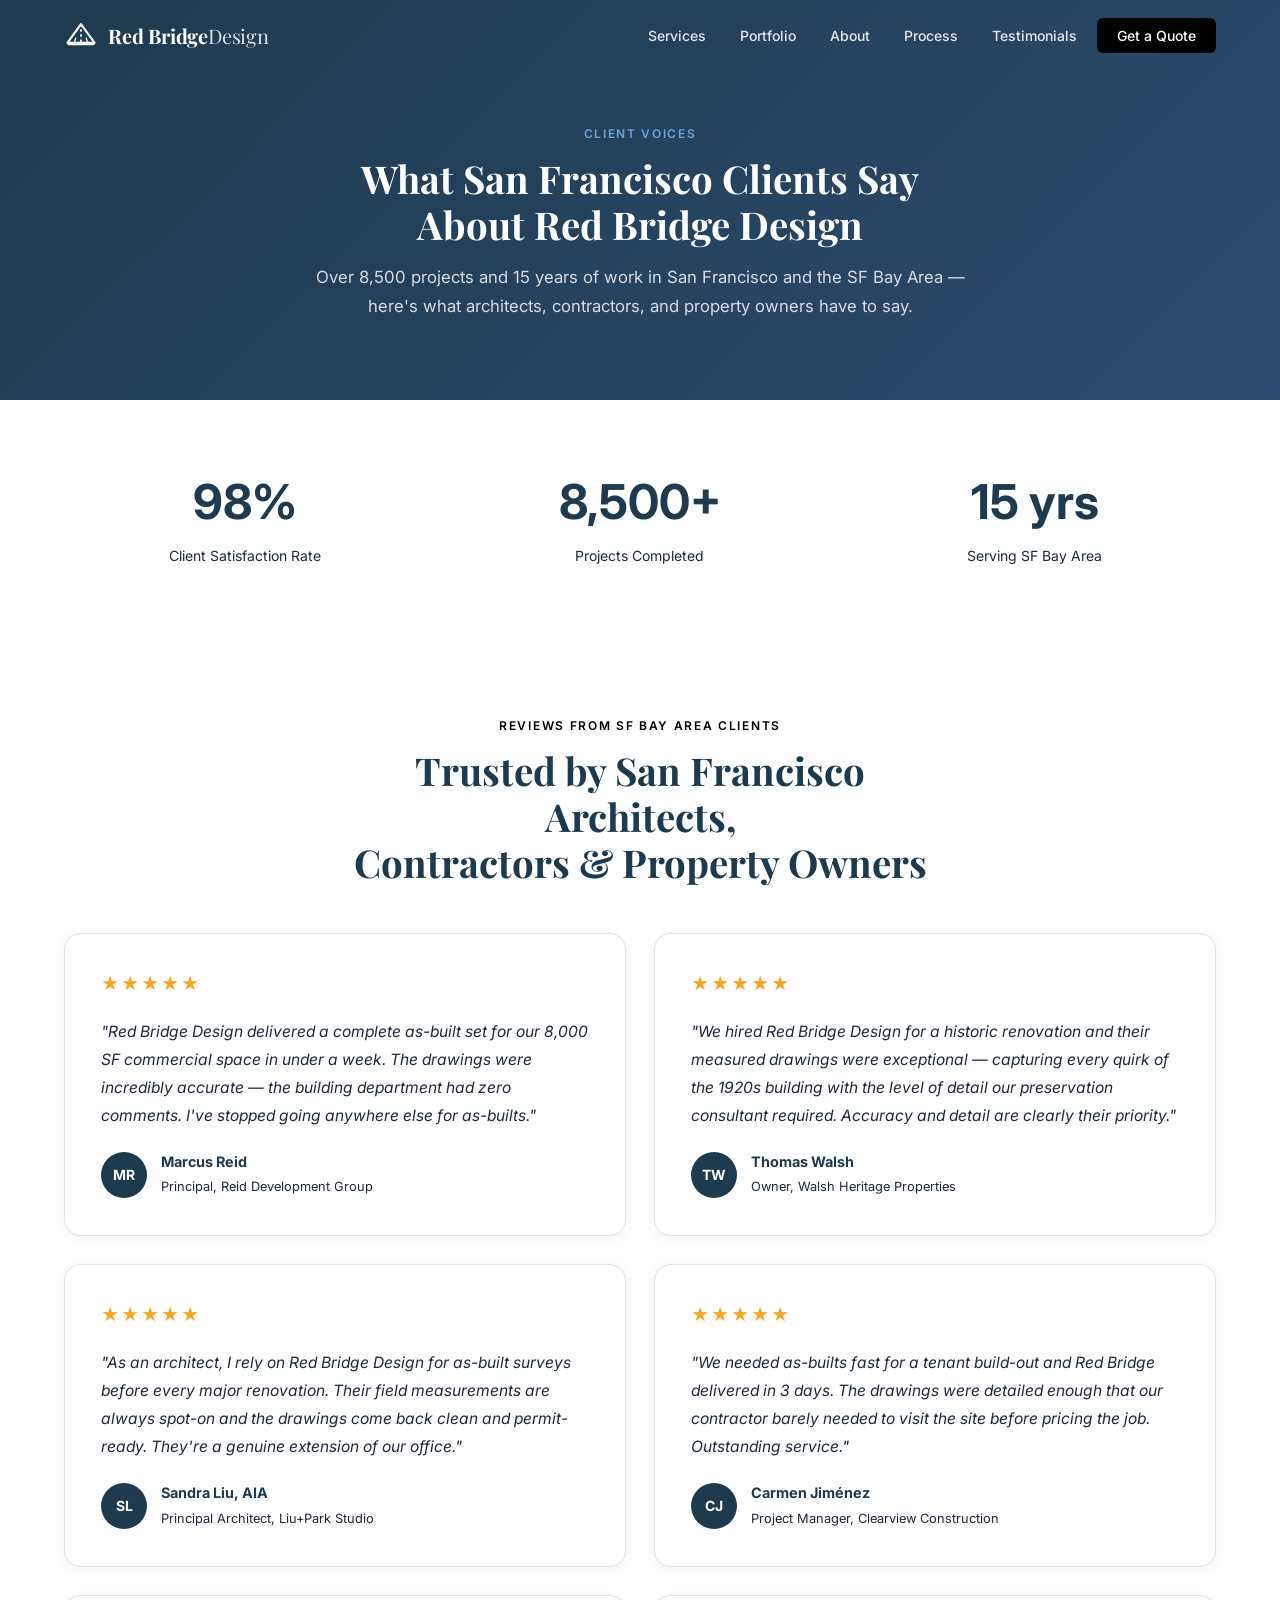
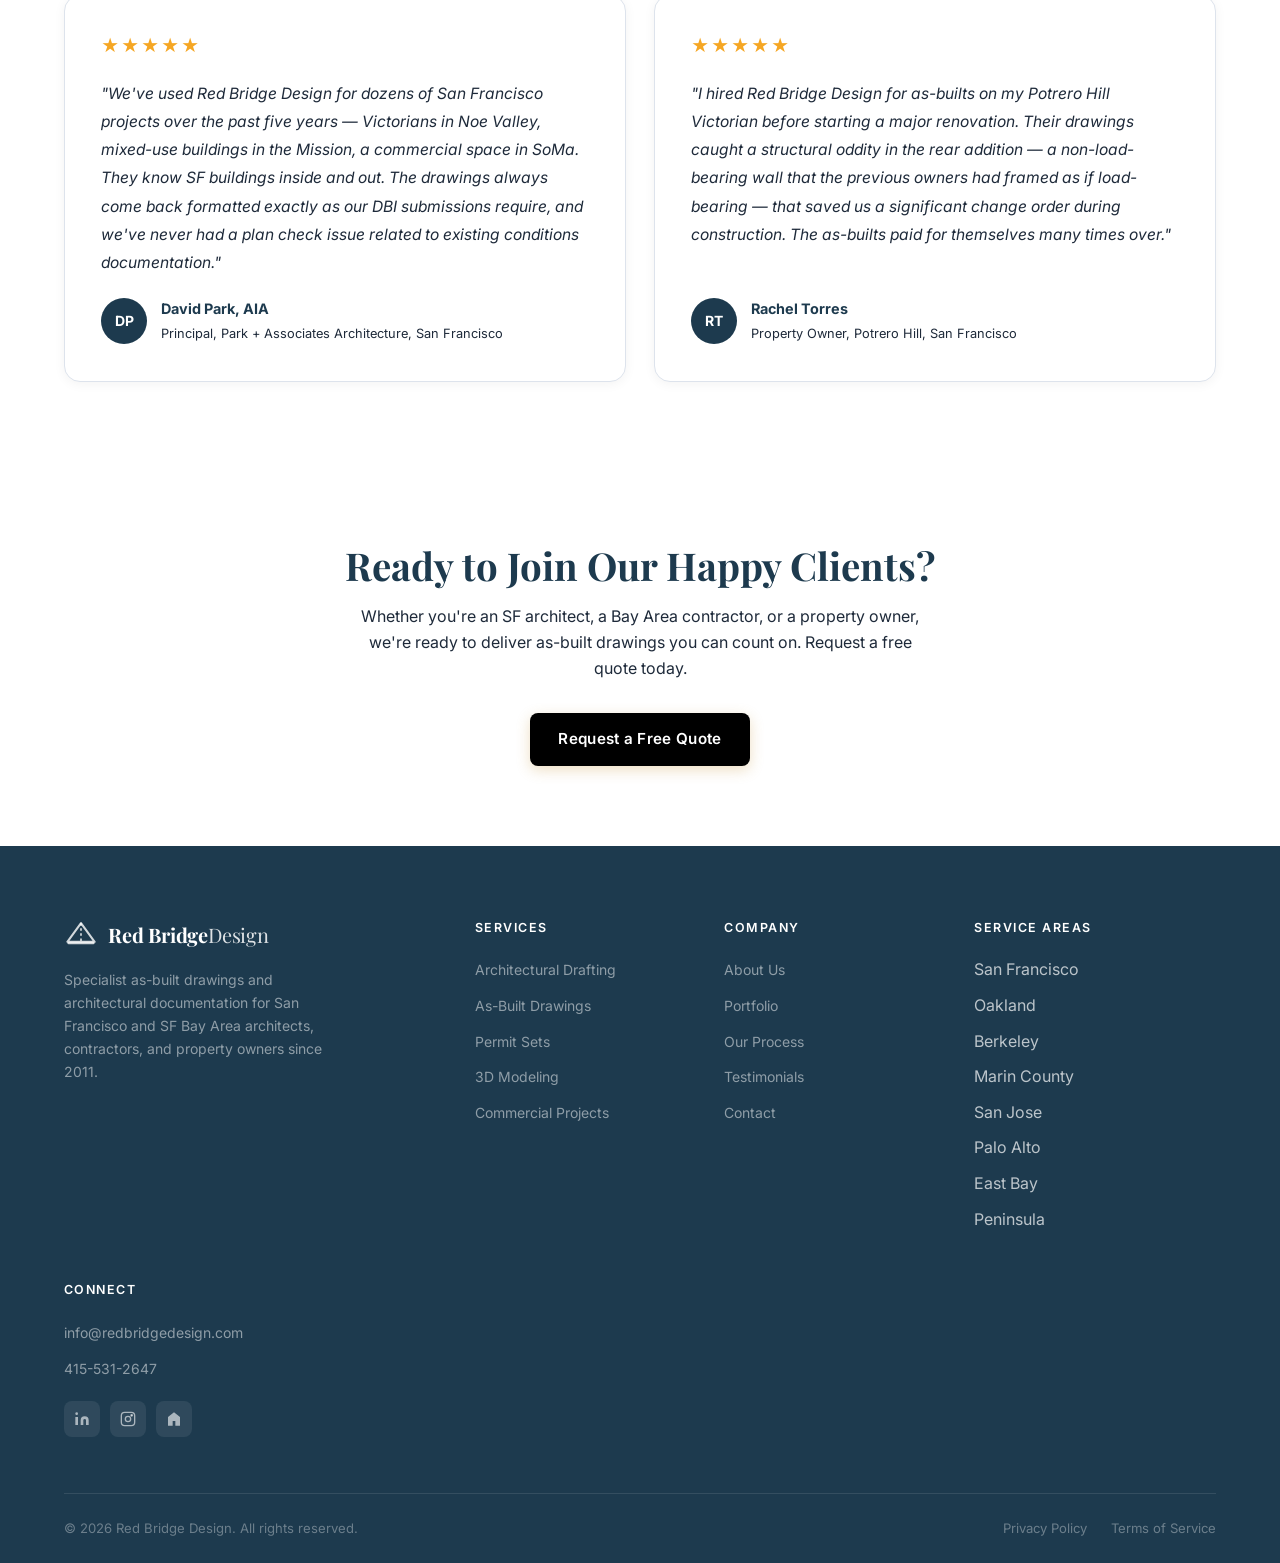
<file: testimonials.html>
<!DOCTYPE html>
<html lang="en">
<head>
  <meta charset="UTF-8" />
  <meta name="viewport" content="width=device-width, initial-scale=1.0" />
  <title>Client Testimonials | Red Bridge Design San Francisco</title>
  <meta name="description" content="Read what San Francisco architects, contractors, and property owners say about Red Bridge Design's as-built drawing services across the SF Bay Area." />
  <link rel="canonical" href="https://redbridgedesign.com/testimonials.html" />

  <!-- Open Graph -->
  <meta property="og:title" content="Client Testimonials | Red Bridge Design San Francisco" />
  <meta property="og:description" content="Read what San Francisco architects, contractors, and property owners say about Red Bridge Design's as-built drawing services." />
  <meta property="og:url" content="https://redbridgedesign.com/testimonials.html" />
  <meta property="og:type" content="website" />
  <meta property="og:image" content="https://redbridgedesign.com/assets/og-image.jpg" />

  <!-- Twitter Card -->
  <meta name="twitter:card" content="summary_large_image" />
  <meta name="twitter:title" content="Client Testimonials | Red Bridge Design San Francisco" />
  <meta name="twitter:description" content="What San Francisco architects, contractors, and property owners say about Red Bridge Design." />

  <!-- Review JSON-LD -->
  <script type="application/ld+json">
  {
    "@context": "https://schema.org",
    "@type": "LocalBusiness",
    "@id": "https://redbridgedesign.com/#business",
    "name": "Red Bridge Design",
    "aggregateRating": {
      "@type": "AggregateRating",
      "ratingValue": "5",
      "reviewCount": "6",
      "bestRating": "5"
    },
    "review": [
      {
        "@type": "Review",
        "author": {"@type": "Person", "name": "Marcus Reid"},
        "reviewRating": {"@type": "Rating", "ratingValue": "5", "bestRating": "5"},
        "reviewBody": "Red Bridge Design delivered a complete as-built set for our 8,000 SF commercial space in under a week. The drawings were incredibly accurate — the building department had zero comments. I've stopped going anywhere else for as-builts."
      },
      {
        "@type": "Review",
        "author": {"@type": "Person", "name": "Thomas Walsh"},
        "reviewRating": {"@type": "Rating", "ratingValue": "5", "bestRating": "5"},
        "reviewBody": "We hired Red Bridge Design for a historic renovation and their measured drawings were exceptional — capturing every quirk of the 1920s building with the level of detail our preservation consultant required."
      },
      {
        "@type": "Review",
        "author": {"@type": "Person", "name": "Sandra Liu, AIA"},
        "reviewRating": {"@type": "Rating", "ratingValue": "5", "bestRating": "5"},
        "reviewBody": "As an architect, I rely on Red Bridge Design for as-built surveys before every major renovation. Their field measurements are always spot-on and the drawings come back clean and permit-ready. They're a genuine extension of our office."
      },
      {
        "@type": "Review",
        "author": {"@type": "Person", "name": "Carmen Jiménez"},
        "reviewRating": {"@type": "Rating", "ratingValue": "5", "bestRating": "5"},
        "reviewBody": "We needed as-builts fast for a tenant build-out and Red Bridge delivered in 3 days. The drawings were detailed enough that our contractor barely needed to visit the site before pricing the job."
      },
      {
        "@type": "Review",
        "author": {"@type": "Person", "name": "David Park, AIA"},
        "reviewRating": {"@type": "Rating", "ratingValue": "5", "bestRating": "5"},
        "reviewBody": "We've used Red Bridge Design for dozens of San Francisco projects — Victorians in Noe Valley, mixed-use buildings in the Mission, a commercial space in SoMa. They know SF buildings. The drawings always come back formatted exactly as our DBI submissions require."
      },
      {
        "@type": "Review",
        "author": {"@type": "Person", "name": "Rachel Torres"},
        "reviewRating": {"@type": "Rating", "ratingValue": "5", "bestRating": "5"},
        "reviewBody": "I hired Red Bridge Design for as-builts on a Potrero Hill Victorian before starting a major renovation. Their drawings caught a structural oddity in the rear addition that saved us a significant change order during construction. Worth every penny."
      }
    ]
  }
  </script>

  <link rel="stylesheet" href="styles.css" />
  <link rel="preconnect" href="https://fonts.googleapis.com" />
  <link rel="preconnect" href="https://fonts.gstatic.com" crossorigin />
  <link href="https://fonts.googleapis.com/css2?family=Inter:wght@300;400;500;600;700&family=Playfair+Display:wght@400;600;700&display=swap" rel="stylesheet" />
  <style>
    .page-hero {
      background: linear-gradient(135deg, var(--clr-navy) 0%, var(--clr-navy-mid) 100%);
      color: white;
      padding: 120px 0 80px;
      text-align: center;
    }
    .page-hero .section-eyebrow { color: var(--clr-blue-light); }
    .page-hero .section-title { color: white; }
    .page-hero .section-subtitle { color: rgba(255,255,255,0.82); max-width: 700px; margin: 0 auto; }
    .nav__link--active { color: var(--clr-blue) !important; font-weight: 600; }

    .testimonials-grid-section { padding: 80px 0; }
    .testimonials-grid { display: grid; grid-template-columns: 1fr 1fr; gap: 28px; }
    .tcard { background: white; border-radius: 16px; padding: 36px; border: 1px solid var(--clr-border); box-shadow: 0 2px 12px rgba(0,0,0,0.05); display: flex; flex-direction: column; gap: 20px; }
    .tcard__stars { color: #f5a623; font-size: 1.1rem; letter-spacing: 2px; }
    .tcard__quote { color: var(--clr-text-muted); line-height: 1.8; font-size: 0.975rem; flex: 1; font-style: italic; margin: 0; }
    .tcard__author { display: flex; align-items: center; gap: 14px; }
    .tcard__avatar { width: 46px; height: 46px; border-radius: 50%; background: var(--clr-navy); color: white; display: flex; align-items: center; justify-content: center; font-weight: 700; font-size: 0.875rem; flex-shrink: 0; }
    .tcard__author strong { display: block; color: var(--clr-navy); font-size: 0.9rem; }
    .tcard__author span { color: var(--clr-text-muted); font-size: 0.8rem; }

    .testimonials-stats { background: var(--clr-surface); padding: 64px 0; }
    .testimonials-stats__grid { display: grid; grid-template-columns: repeat(3, 1fr); gap: 32px; text-align: center; }
    .ts-stat__number { font-size: 3rem; font-weight: 700; color: var(--clr-navy); }
    .ts-stat__label { color: var(--clr-text-muted); font-size: 0.875rem; margin-top: 4px; }

    .testimonials-cta { padding: 80px 0; text-align: center; }
    .testimonials-cta h2 { color: var(--clr-navy); margin-bottom: 16px; }
    .testimonials-cta p { color: var(--clr-text-muted); max-width: 560px; margin: 0 auto 32px; }

    @media (max-width: 768px) {
      .testimonials-grid { grid-template-columns: 1fr; }
      .testimonials-stats__grid { grid-template-columns: 1fr; }
    }
  </style>
</head>
<body>

  <!-- ======= NAVIGATION ======= -->
  <header class="site-header" id="site-header">
    <nav class="nav container">
      <a href="index.html" class="nav__logo">
        <span class="nav__logo-icon">
          <svg viewBox="0 0 40 40" fill="none" xmlns="http://www.w3.org/2000/svg" aria-hidden="true">
            <rect x="4" y="28" width="32" height="3" rx="1.5" fill="currentColor"/>
            <path d="M20 6 L36 28 H4 Z" stroke="currentColor" stroke-width="2.5" fill="none" stroke-linejoin="round"/>
            <line x1="20" y1="6" x2="20" y2="28" stroke="currentColor" stroke-width="2" stroke-dasharray="3 3"/>
            <line x1="12" y1="28" x2="14" y2="22" stroke="currentColor" stroke-width="1.5"/>
            <line x1="28" y1="28" x2="26" y2="22" stroke="currentColor" stroke-width="1.5"/>
          </svg>
        </span>
        <span class="nav__logo-text">Red Bridge<span>Design</span></span>
      </a>

      <ul class="nav__links" id="nav-links">
        <li><a href="services.html" class="nav__link">Services</a></li>
        <li><a href="portfolio.html" class="nav__link">Portfolio</a></li>
        <li><a href="about.html" class="nav__link">About</a></li>
        <li><a href="process.html" class="nav__link">Process</a></li>
        <li><a href="testimonials.html" class="nav__link nav__link--active">Testimonials</a></li>
        <li><a href="contact.html" class="nav__link nav__link--cta">Get a Quote</a></li>
      </ul>

      <button class="nav__hamburger" id="hamburger" aria-label="Toggle navigation" aria-expanded="false">
        <span></span><span></span><span></span>
      </button>
    </nav>
  </header>

  <main>

    <!-- ======= PAGE HERO ======= -->
    <section class="page-hero section">
      <div class="container">
        <p class="section-eyebrow">Client Voices</p>
        <h1 class="section-title">What San Francisco Clients Say<br/>About Red Bridge Design</h1>
        <p class="section-subtitle">Over 8,500 projects and 15 years of work in San Francisco and the SF Bay Area — here's what architects, contractors, and property owners have to say.</p>
      </div>
    </section>

    <!-- ======= TESTIMONIAL STATS ======= -->
    <section class="testimonials-stats">
      <div class="container">
        <div class="testimonials-stats__grid">
          <div>
            <div class="ts-stat__number">98%</div>
            <div class="ts-stat__label">Client Satisfaction Rate</div>
          </div>
          <div>
            <div class="ts-stat__number">8,500+</div>
            <div class="ts-stat__label">Projects Completed</div>
          </div>
          <div>
            <div class="ts-stat__number">15 yrs</div>
            <div class="ts-stat__label">Serving SF Bay Area</div>
          </div>
        </div>
      </div>
    </section>

    <!-- ======= TESTIMONIALS GRID ======= -->
    <section class="testimonials-grid-section">
      <div class="container">
        <div class="section-header reveal" style="text-align:center; margin-bottom: 48px;">
          <p class="section-eyebrow">Reviews from SF Bay Area Clients</p>
          <h2 class="section-title">Trusted by San Francisco Architects,<br/>Contractors &amp; Property Owners</h2>
        </div>

        <div class="testimonials-grid">

          <article class="tcard reveal">
            <div class="tcard__stars" aria-label="5 out of 5 stars">★★★★★</div>
            <blockquote class="tcard__quote">
              "Red Bridge Design delivered a complete as-built set for our 8,000 SF commercial space in under a week. The drawings were incredibly accurate — the building department had zero comments. I've stopped going anywhere else for as-builts."
            </blockquote>
            <div class="tcard__author">
              <div class="tcard__avatar" aria-hidden="true">MR</div>
              <div>
                <strong>Marcus Reid</strong>
                <span>Principal, Reid Development Group</span>
              </div>
            </div>
          </article>

          <article class="tcard reveal reveal--delay-1">
            <div class="tcard__stars" aria-label="5 out of 5 stars">★★★★★</div>
            <blockquote class="tcard__quote">
              "We hired Red Bridge Design for a historic renovation and their measured drawings were exceptional — capturing every quirk of the 1920s building with the level of detail our preservation consultant required. Accuracy and detail are clearly their priority."
            </blockquote>
            <div class="tcard__author">
              <div class="tcard__avatar" aria-hidden="true">TW</div>
              <div>
                <strong>Thomas Walsh</strong>
                <span>Owner, Walsh Heritage Properties</span>
              </div>
            </div>
          </article>

          <article class="tcard reveal">
            <div class="tcard__stars" aria-label="5 out of 5 stars">★★★★★</div>
            <blockquote class="tcard__quote">
              "As an architect, I rely on Red Bridge Design for as-built surveys before every major renovation. Their field measurements are always spot-on and the drawings come back clean and permit-ready. They're a genuine extension of our office."
            </blockquote>
            <div class="tcard__author">
              <div class="tcard__avatar" aria-hidden="true">SL</div>
              <div>
                <strong>Sandra Liu, AIA</strong>
                <span>Principal Architect, Liu+Park Studio</span>
              </div>
            </div>
          </article>

          <article class="tcard reveal reveal--delay-1">
            <div class="tcard__stars" aria-label="5 out of 5 stars">★★★★★</div>
            <blockquote class="tcard__quote">
              "We needed as-builts fast for a tenant build-out and Red Bridge delivered in 3 days. The drawings were detailed enough that our contractor barely needed to visit the site before pricing the job. Outstanding service."
            </blockquote>
            <div class="tcard__author">
              <div class="tcard__avatar" aria-hidden="true">CJ</div>
              <div>
                <strong>Carmen Jiménez</strong>
                <span>Project Manager, Clearview Construction</span>
              </div>
            </div>
          </article>

          <article class="tcard reveal">
            <div class="tcard__stars" aria-label="5 out of 5 stars">★★★★★</div>
            <blockquote class="tcard__quote">
              "We've used Red Bridge Design for dozens of San Francisco projects over the past five years — Victorians in Noe Valley, mixed-use buildings in the Mission, a commercial space in SoMa. They know SF buildings inside and out. The drawings always come back formatted exactly as our DBI submissions require, and we've never had a plan check issue related to existing conditions documentation."
            </blockquote>
            <div class="tcard__author">
              <div class="tcard__avatar" aria-hidden="true">DP</div>
              <div>
                <strong>David Park, AIA</strong>
                <span>Principal, Park + Associates Architecture, San Francisco</span>
              </div>
            </div>
          </article>

          <article class="tcard reveal reveal--delay-1">
            <div class="tcard__stars" aria-label="5 out of 5 stars">★★★★★</div>
            <blockquote class="tcard__quote">
              "I hired Red Bridge Design for as-builts on my Potrero Hill Victorian before starting a major renovation. Their drawings caught a structural oddity in the rear addition — a non-load-bearing wall that the previous owners had framed as if load-bearing — that saved us a significant change order during construction. The as-builts paid for themselves many times over."
            </blockquote>
            <div class="tcard__author">
              <div class="tcard__avatar" aria-hidden="true">RT</div>
              <div>
                <strong>Rachel Torres</strong>
                <span>Property Owner, Potrero Hill, San Francisco</span>
              </div>
            </div>
          </article>

        </div>
      </div>
    </section>

    <!-- ======= CTA ======= -->
    <section class="testimonials-cta">
      <div class="container">
        <h2 class="section-title">Ready to Join Our Happy Clients?</h2>
        <p>Whether you're an SF architect, a Bay Area contractor, or a property owner, we're ready to deliver as-built drawings you can count on. Request a free quote today.</p>
        <a href="contact.html" class="btn btn--primary">Request a Free Quote</a>
      </div>
    </section>

  </main>

  <!-- ======= FOOTER ======= -->
  <footer class="footer">
    <div class="container">
      <div class="footer__grid">
        <div class="footer__brand">
          <a href="index.html" class="nav__logo">
            <span class="nav__logo-icon">
              <svg viewBox="0 0 40 40" fill="none" xmlns="http://www.w3.org/2000/svg" aria-hidden="true">
                <rect x="4" y="28" width="32" height="3" rx="1.5" fill="currentColor"/>
                <path d="M20 6 L36 28 H4 Z" stroke="currentColor" stroke-width="2.5" fill="none" stroke-linejoin="round"/>
                <line x1="20" y1="6" x2="20" y2="28" stroke="currentColor" stroke-width="2" stroke-dasharray="3 3"/>
              </svg>
            </span>
            <span class="nav__logo-text">Red Bridge<span>Design</span></span>
          </a>
          <p class="footer__tagline">Specialist as-built drawings and architectural documentation for San Francisco and SF Bay Area architects, contractors, and property owners since 2011.</p>
        </div>

        <div class="footer__col">
          <h4>Services</h4>
          <ul>
            <li><a href="services.html">Architectural Drafting</a></li>
            <li><a href="services.html">As-Built Drawings</a></li>
            <li><a href="services.html">Permit Sets</a></li>
            <li><a href="services.html">3D Modeling</a></li>
            <li><a href="services.html">Commercial Projects</a></li>
          </ul>
        </div>

        <div class="footer__col">
          <h4>Company</h4>
          <ul>
            <li><a href="about.html">About Us</a></li>
            <li><a href="portfolio.html">Portfolio</a></li>
            <li><a href="process.html">Our Process</a></li>
            <li><a href="testimonials.html">Testimonials</a></li>
            <li><a href="contact.html">Contact</a></li>
          </ul>
        </div>

        <div class="footer__col">
          <h4>Service Areas</h4>
          <ul>
            <li>San Francisco</li>
            <li>Oakland</li>
            <li>Berkeley</li>
            <li>Marin County</li>
            <li>San Jose</li>
            <li>Palo Alto</li>
            <li>East Bay</li>
            <li>Peninsula</li>
          </ul>
        </div>

        <div class="footer__col">
          <h4>Connect</h4>
          <ul>
            <li><a href="mailto:info@redbridgedesign.com">info@redbridgedesign.com</a></li>
            <li><a href="tel:4155312647">415-531-2647</a></li>
          </ul>
          <div class="footer__social">
            <a href="#" aria-label="LinkedIn" class="footer__social-link">
              <svg viewBox="0 0 24 24" fill="currentColor" aria-hidden="true"><path d="M16 8a6 6 0 016 6v7h-4v-7a2 2 0 00-2-2 2 2 0 00-2 2v7h-4v-7a6 6 0 016-6zM2 9h4v12H2z"/><circle cx="4" cy="4" r="2"/></svg>
            </a>
            <a href="#" aria-label="Instagram" class="footer__social-link">
              <svg viewBox="0 0 24 24" fill="none" stroke="currentColor" stroke-width="2" aria-hidden="true"><rect x="2" y="2" width="20" height="20" rx="5"/><circle cx="12" cy="12" r="4"/><circle cx="17.5" cy="6.5" r="1" fill="currentColor"/></svg>
            </a>
            <a href="#" aria-label="Houzz" class="footer__social-link">
              <svg viewBox="0 0 24 24" fill="currentColor" aria-hidden="true"><path d="M12 2L3 9v13h7v-7h4v7h7V9z"/></svg>
            </a>
          </div>
        </div>
      </div>

      <div class="footer__bottom">
        <p>&copy; 2026 Red Bridge Design. All rights reserved.</p>
        <div class="footer__bottom-links">
          <a href="#">Privacy Policy</a>
          <a href="#">Terms of Service</a>
        </div>
      </div>
    </div>
  </footer>

  <!-- ======= BACK TO TOP ======= -->
  <button class="back-to-top" id="back-to-top" aria-label="Back to top">
    <svg viewBox="0 0 24 24" fill="none" stroke="currentColor" stroke-width="2.5" aria-hidden="true"><polyline points="18 15 12 9 6 15"/></svg>
  </button>

  <script src="script.js"></script>
</body>
</html>
</file>
<file: styles.css>
/* =====================================================
   DRAFTLINE STUDIO — styles.css
   Modern architectural drafting website
   ===================================================== */

/* ── 1. CSS CUSTOM PROPERTIES ── */
:root {
  /* Colors */
  --clr-navy: #1d3a4e;
  --clr-navy-mid:   #2d4a6e;
  --clr-navy-light: #3d6494;
  --clr-blue:       #4a7fb5;
  --clr-blue-light: #6fa3d8;
  --clr-accent: #000;
  --clr-accent-lt: #000;
  --clr-white:      #ffffff;
  --clr-off-white:  #f7f8fa;
  --clr-bg:         #f0f4f8;
  --clr-text:       #1e2a3a;
  --clr-text-mid:   #4a5568;
  --clr-text-light: #718096;
  --clr-border:     #dde3ec;
  --clr-success:    #27ae60;
  --clr-error:      #e74c3c;

  /* Typography */
  --font-sans:    'Inter', system-ui, -apple-system, sans-serif;
  --font-serif:   'Playfair Display', Georgia, serif;

  /* Sizing */
  --container:    1200px;
  --nav-h:        72px;
  --radius-sm:    6px;
  --radius-md:    12px;
  --radius-lg:    20px;

  /* Shadows */
  --shadow-sm:    0 1px 3px rgba(0,0,0,.08), 0 1px 2px rgba(0,0,0,.06);
  --shadow-md:    0 4px 16px rgba(0,0,0,.10), 0 2px 6px rgba(0,0,0,.06);
  --shadow-lg:    0 12px 40px rgba(0,0,0,.12), 0 4px 12px rgba(0,0,0,.08);
  --shadow-xl:    0 24px 60px rgba(0,0,0,.16);

  /* Transitions */
  --ease:         cubic-bezier(0.4, 0, 0.2, 1);
  --ease-out:     cubic-bezier(0, 0, 0.2, 1);
  --duration:     300ms;
}

/* ── 2. RESET & BASE ── */
*, *::before, *::after { box-sizing: border-box; margin: 0; padding: 0; }

html {
  scroll-behavior: smooth;
  font-size: 16px;
  -webkit-text-size-adjust: 100%;
}

body {
  font-family: var(--font-sans);
  color: var(--clr-text);
  background: var(--clr-white);
  line-height: 1.6;
  overflow-x: hidden;
}

img, svg { display: block; max-width: 100%; }
a { color: inherit; text-decoration: none; }
ul { list-style: none; }
button { cursor: pointer; border: none; background: none; font-family: inherit; }
input, textarea, select { font-family: inherit; }

/* ── 3. UTILITIES ── */
.container {
  width: 100%;
  max-width: var(--container);
  margin: 0 auto;
  padding: 0 24px;
}

.section {
  padding: 100px 0;
}

.section-header {
  text-align: center;
  max-width: 640px;
  margin: 0 auto 64px;
}

.section-header--left {
  text-align: left;
  margin: 0 0 40px;
}

.section-eyebrow {
  display: inline-block;
  font-size: .75rem;
  font-weight: 600;
  letter-spacing: .14em;
  text-transform: uppercase;
  color: var(--clr-accent);
  margin-bottom: 12px;
}

.section-title {
  font-family: var(--font-serif);
  font-size: clamp(1.8rem, 3vw, 2.6rem);
  font-weight: 700;
  line-height: 1.2;
  color: var(--clr-navy);
  margin-bottom: 16px;
}

.section-subtitle {
  font-size: 1.05rem;
  color: var(--clr-text-mid);
  line-height: 1.7;
}

/* ── 4. BUTTONS ── */
.btn {
  display: inline-flex;
  align-items: center;
  justify-content: center;
  gap: 8px;
  padding: 14px 28px;
  border-radius: 8px;
  font-size: .95rem;
  font-weight: 600;
  letter-spacing: .02em;
  transition: background var(--duration) var(--ease),
              color var(--duration) var(--ease),
              transform var(--duration) var(--ease),
              box-shadow var(--duration) var(--ease);
  white-space: nowrap;
}

.btn--primary {
  background: var(--clr-accent);
  color: var(--clr-white);
  box-shadow: 0 4px 14px rgba(200,150,60,.3);
}
.btn--primary:hover, .btn--primary:focus-visible {
  background: var(--clr-accent-lt);
  transform: translateY(-2px);
  box-shadow: 0 8px 20px rgba(200,150,60,.4);
}

.btn--ghost {
  background: transparent;
  color: var(--clr-white);
  border: 2px solid rgba(255,255,255,.5);
}
.btn--ghost:hover, .btn--ghost:focus-visible {
  background: rgba(255,255,255,.1);
  border-color: var(--clr-white);
  transform: translateY(-2px);
}

.btn--full { width: 100%; }

.btn__loading {
  display: none;
  width: 18px;
  height: 18px;
  border: 2px solid rgba(255,255,255,.4);
  border-top-color: #fff;
  border-radius: 50%;
  animation: spin .7s linear infinite;
}
.btn--loading .btn__text { opacity: .6; }
.btn--loading .btn__loading { display: block; }

@keyframes spin { to { transform: rotate(360deg); } }

/* ── 5. SCROLL REVEAL ── */
.reveal {
  opacity: 0;
  transform: translateY(28px);
  transition: opacity .65s var(--ease-out),
              transform .65s var(--ease-out);
}
.reveal--delay-1 { transition-delay: .1s; }
.reveal--delay-2 { transition-delay: .2s; }
.reveal--delay-3 { transition-delay: .3s; }
.reveal--delay-4 { transition-delay: .4s; }
.reveal.is-visible {
  opacity: 1;
  transform: none;
}

/* ── 6. NAVIGATION ── */
.site-header {
  position: fixed;
  top: 0;
  left: 0;
  right: 0;
  z-index: 1000;
  height: var(--nav-h);
  transition: background var(--duration) var(--ease),
              box-shadow var(--duration) var(--ease),
              backdrop-filter var(--duration) var(--ease);
}

.site-header.scrolled {
  background: rgba(255,255,255,.95);
  backdrop-filter: blur(12px);
  -webkit-backdrop-filter: blur(12px);
  box-shadow: var(--shadow-md);
}

.site-header.scrolled .nav__logo-text { color: var(--clr-navy); }
.site-header.scrolled .nav__logo-icon { color: var(--clr-navy-mid); }
.site-header.scrolled .nav__link { color: var(--clr-text-mid); }
.site-header.scrolled .nav__link:hover { color: var(--clr-navy); }
.site-header.scrolled .nav__link--cta { color: var(--clr-white); }
.site-header.scrolled .nav__hamburger span { background: var(--clr-navy); }

.nav {
  display: flex;
  align-items: center;
  justify-content: space-between;
  height: 100%;
}

.nav__logo {
  display: flex;
  align-items: center;
  gap: 10px;
  text-decoration: none;
}

.nav__logo-icon {
  width: 34px;
  height: 34px;
  color: var(--clr-white);
  transition: color var(--duration) var(--ease);
  flex-shrink: 0;
}

.nav__logo-text {
  font-family: var(--font-serif);
  font-size: 1.25rem;
  font-weight: 700;
  color: var(--clr-white);
  letter-spacing: -.01em;
  transition: color var(--duration) var(--ease);
  line-height: 1;
}
.nav__logo-text span {
  font-weight: 300;
  opacity: .85;
}

.nav__links {
  display: flex;
  align-items: center;
  gap: 6px;
}

.nav__link {
  font-size: .875rem;
  font-weight: 500;
  padding: 8px 14px;
  border-radius: 6px;
  color: rgba(255,255,255,.88);
  transition: color var(--duration) var(--ease),
              background var(--duration) var(--ease);
}
.nav__link:hover { color: var(--clr-white); background: rgba(255,255,255,.1); }

.nav__link--cta {
  background: var(--clr-accent);
  color: var(--clr-white) !important;
  padding: 9px 20px;
}
.nav__link--cta:hover {
  background: var(--clr-accent-lt);
  background: var(--clr-accent-lt) !important;
  transform: translateY(-1px);
  box-shadow: 0 4px 12px rgba(200,150,60,.35);
}

.nav__hamburger {
  display: none;
  flex-direction: column;
  gap: 5px;
  padding: 8px;
  border-radius: 6px;
}
.nav__hamburger span {
  display: block;
  width: 22px;
  height: 2px;
  background: var(--clr-white);
  border-radius: 2px;
  transition: transform var(--duration) var(--ease),
              opacity var(--duration) var(--ease),
              background var(--duration) var(--ease);
}
.nav__hamburger[aria-expanded="true"] span:nth-child(1) { transform: translateY(7px) rotate(45deg); }
.nav__hamburger[aria-expanded="true"] span:nth-child(2) { opacity: 0; }
.nav__hamburger[aria-expanded="true"] span:nth-child(3) { transform: translateY(-7px) rotate(-45deg); }

/* ── 7. HERO ── */
.hero {
  position: relative;
  min-height: 100svh;
  display: flex;
  align-items: center;
  background: linear-gradient(135deg, var(--clr-navy) 0%, #0f2640 50%, #1a3a5c 100%);
  overflow: hidden;
  padding-top: var(--nav-h);
}

/* ── Carousel background (z-index 0 — bottom of hero stack) ── */
.hero__carousel-bg {
  position: absolute;
  inset: 0;
  z-index: 0;
  overflow: hidden;
  pointer-events: none;
  opacity: 0.2;
}

.hero__slide {
  position: absolute;
  inset: 0;
  transition: opacity 1.2s ease-in-out;
  will-change: opacity;
}
.hero__slide--visible { opacity: 1; }
.hero__slide--hidden  { opacity: 0; }

.hero__slide-inner {
  position: absolute;
  inset: 0;
  display: flex;
  align-items: center;
  justify-content: center;
  transform-origin: center center;
  overflow: hidden;
}

/* Slow zoom — alternates in/out each slide */
.hero__slide-inner--zoom-in {
  animation: hero-bg-zoom-in 20s ease-in-out forwards;
}
.hero__slide-inner--zoom-out {
  animation: hero-bg-zoom-out 20s ease-in-out forwards;
}
@keyframes hero-bg-zoom-in {
  from { transform: scale(1.12); }
  to   { transform: scale(1.45); }
}
@keyframes hero-bg-zoom-out {
  from { transform: scale(1.45); }
  to   { transform: scale(1.12); }
}

.hero__canvas {
  display: block;
  /* no max constraints — cover scaling handled in JS */
  max-width: none;
  max-height: none;
}

.hero__bg-grid {
  position: absolute;
  inset: 0;
  z-index: 1;
  background-image:
    linear-gradient(rgba(255,255,255,.04) 1px, transparent 1px),
    linear-gradient(90deg, rgba(255,255,255,.04) 1px, transparent 1px);
  background-size: 48px 48px;
  pointer-events: none;
}

.hero__blueprint {
  position: absolute;
  inset: 0;
  z-index: 1;
  overflow: hidden;
  pointer-events: none;
}
.hero__blueprint svg {
  width: 100%;
  height: 100%;
  object-fit: cover;
}

.hero__content {
  position: relative;
  z-index: 3;
  padding: 80px 0 60px;
  max-width: 760px;
}

.hero__eyebrow {
  font-size: .78rem;
  font-weight: 600;
  letter-spacing: .18em;
  text-transform: uppercase;
  color: var(--clr-accent);
  margin-bottom: 18px;
}

.hero__title {
  font-family: var(--font-serif);
  font-size: clamp(2.4rem, 5.5vw, 4.2rem);
  font-weight: 700;
  line-height: 1.1;
  color: var(--clr-white);
  margin-bottom: 24px;
}
.hero__title em {
  font-style: normal;
  color: var(--clr-blue-light);
}

.hero__subtitle {
  font-size: clamp(1rem, 1.5vw, 1.15rem);
  color: rgba(255,255,255,.75);
  line-height: 1.7;
  max-width: 560px;
  margin-bottom: 36px;
}

.hero__actions {
  display: flex;
  gap: 16px;
  flex-wrap: wrap;
  margin-bottom: 56px;
}

.hero__stats {
  display: flex;
  align-items: center;
  gap: 32px;
  flex-wrap: wrap;
}

.stat { text-align: center; }

.stat__number {
  font-family: var(--font-serif);
  font-size: 2.2rem;
  font-weight: 700;
  color: var(--clr-white);
  line-height: 1;
}

.stat__suffix {
  font-family: var(--font-serif);
  font-size: 1.4rem;
  font-weight: 700;
  color: var(--clr-accent);
}

.stat__label {
  font-size: .78rem;
  color: rgba(255,255,255,.55);
  letter-spacing: .05em;
  text-transform: uppercase;
  margin-top: 4px;
}

.stat__divider {
  width: 1px;
  height: 48px;
  background: rgba(255,255,255,.15);
}

.hero__scroll {
  position: absolute;
  bottom: 32px;
  left: 50%;
  transform: translateX(-50%);
  z-index: 3;
  display: flex;
  flex-direction: column;
  align-items: center;
  gap: 6px;
  opacity: .5;
  transition: opacity var(--duration) var(--ease);
}
.hero__scroll:hover { opacity: 1; }

.hero__scroll-dot {
  width: 6px;
  height: 6px;
  background: var(--clr-white);
  border-radius: 50%;
  animation: scrollBounce 1.8s ease-in-out infinite;
}
@keyframes scrollBounce {
  0%, 100% { transform: translateY(0); opacity: .5; }
  50% { transform: translateY(8px); opacity: 1; }
}

/* ── 8. SERVICES ── */
.services {
  background: var(--clr-off-white);
}

.services__grid {
  display: grid;
  grid-template-columns: repeat(3, 1fr);
  gap: 24px;
}

.service-card {
  background: var(--clr-white);
  border-radius: var(--radius-md);
  padding: 36px 32px;
  border: 1px solid var(--clr-border);
  transition: transform var(--duration) var(--ease),
              box-shadow var(--duration) var(--ease),
              border-color var(--duration) var(--ease);
  position: relative;
  overflow: hidden;
}
.service-card::before {
  content: '';
  position: absolute;
  top: 0;
  left: 0;
  right: 0;
  height: 3px;
  background: var(--clr-navy-mid);
  transform: scaleX(0);
  transform-origin: left;
  transition: transform .4s var(--ease);
}
.service-card:hover { transform: translateY(-6px); box-shadow: var(--shadow-lg); border-color: transparent; }
.service-card:hover::before { transform: scaleX(1); }

.service-card--accent { border-color: var(--clr-navy-mid); }
.service-card--accent::before { transform: scaleX(1); }

.service-card__icon {
  width: 52px;
  height: 52px;
  color: var(--clr-navy-mid);
  margin-bottom: 20px;
}

.service-card__title {
  font-family: var(--font-serif);
  font-size: 1.2rem;
  font-weight: 600;
  color: var(--clr-navy);
  margin-bottom: 12px;
  line-height: 1.3;
}

.service-card__desc {
  font-size: .9rem;
  color: var(--clr-text-mid);
  line-height: 1.65;
  margin-bottom: 20px;
}

.service-card__list {
  display: flex;
  flex-direction: column;
  gap: 8px;
}
.service-card__list li {
  font-size: .84rem;
  color: var(--clr-text-light);
  padding-left: 16px;
  position: relative;
}
.service-card__list li::before {
  content: '—';
  position: absolute;
  left: 0;
  color: var(--clr-accent);
  font-size: .75rem;
}

/* ── 9. PORTFOLIO ── */
.portfolio {
  background: var(--clr-white);
}

.portfolio__filters {
  display: flex;
  align-items: center;
  justify-content: center;
  gap: 8px;
  flex-wrap: wrap;
  margin-bottom: 48px;
}

.filter-btn {
  padding: 8px 20px;
  border-radius: 40px;
  font-size: .85rem;
  font-weight: 500;
  color: var(--clr-text-mid);
  border: 1.5px solid var(--clr-border);
  transition: all var(--duration) var(--ease);
  background: var(--clr-white);
}
.filter-btn:hover, .filter-btn--active {
  background: var(--clr-navy);
  color: var(--clr-white);
  border-color: var(--clr-navy);
  box-shadow: 0 4px 12px rgba(26,46,74,.2);
}

.portfolio__grid {
  display: grid;
  grid-template-columns: repeat(3, 1fr);
  gap: 28px;
}

.portfolio-item {
  border-radius: var(--radius-md);
  overflow: hidden;
  background: var(--clr-white);
  border: 1px solid var(--clr-border);
  transition: transform var(--duration) var(--ease), box-shadow var(--duration) var(--ease);
}
.portfolio-item:hover { transform: translateY(-4px); box-shadow: var(--shadow-lg); }

.portfolio-item--hidden {
  display: none;
}

.portfolio-item__img {
  position: relative;
  aspect-ratio: 4/3;
  overflow: hidden;
  cursor: pointer;
}

/* PDF thumbnail replacing the old SVG drawing div */
.portfolio-item__thumb {
  width: 100%;
  height: 100%;
  position: relative;
  background: #e8edf4;
  display: flex;
  align-items: center;
  justify-content: center;
  overflow: hidden;
  transition: transform .5s var(--ease);
}
.portfolio-item:hover .portfolio-item__thumb { transform: scale(1.04); }

.portfolio-item__canvas {
  display: block;
  max-width: 100%;
  max-height: 100%;
  width: auto;
  height: auto;
}

.portfolio-item__thumb-loader {
  position: absolute;
  inset: 0;
  display: flex;
  align-items: center;
  justify-content: center;
  background: #e8edf4;
  transition: opacity .35s var(--ease);
}
.portfolio-item__thumb-loader.hidden { opacity: 0; pointer-events: none; }

.portfolio-item__spinner {
  width: 28px;
  height: 28px;
  border: 3px solid rgba(45,74,110,.15);
  border-top-color: var(--clr-navy-mid);
  border-radius: 50%;
  animation: spin .75s linear infinite;
}

.portfolio-item__overlay {
  position: absolute;
  inset: 0;
  background: rgba(26,46,74,.7);
  display: flex;
  align-items: center;
  justify-content: center;
  opacity: 0;
  transition: opacity var(--duration) var(--ease);
}
.portfolio-item:hover .portfolio-item__overlay { opacity: 1; }

.portfolio-item__btn {
  padding: 12px 28px;
  background: var(--clr-white);
  color: var(--clr-navy);
  border-radius: 6px;
  font-size: .9rem;
  font-weight: 600;
  transform: translateY(8px);
  transition: transform var(--duration) var(--ease), box-shadow var(--duration) var(--ease);
}
.portfolio-item:hover .portfolio-item__btn { transform: none; box-shadow: var(--shadow-md); }
.portfolio-item__btn:hover { background: var(--clr-accent); color: var(--clr-white); }

.portfolio-item__info {
  padding: 20px 24px 24px;
}

.portfolio-item__tag {
  display: inline-block;
  font-size: .72rem;
  font-weight: 600;
  letter-spacing: .1em;
  text-transform: uppercase;
  color: var(--clr-accent);
  margin-bottom: 8px;
}

.portfolio-item__title {
  font-size: 1rem;
  font-weight: 600;
  color: var(--clr-navy);
  line-height: 1.35;
  margin-bottom: 6px;
}

.portfolio-item__meta {
  font-size: .82rem;
  color: var(--clr-text-light);
}

/* ── 10. PROMO VIDEO ── */
.promo-video {
  background: #111;
}

/* ── 10. ABOUT ── */
.about {
  background: linear-gradient(180deg, var(--clr-off-white) 0%, var(--clr-white) 100%);
}

.about__grid {
  display: grid;
  grid-template-columns: 1fr 1fr;
  gap: 80px;
  align-items: center;
}

.about__visual {
  position: relative;
}

.about__drawing-frame {
  border-radius: var(--radius-md);
  overflow: hidden;
  box-shadow: var(--shadow-xl);
  border: 1px solid var(--clr-border);
  background: var(--clr-bg);
  transition: transform .5s var(--ease);
}
.about__drawing-frame:hover { transform: translateY(-4px) rotate(-0.5deg); }
.about__drawing-frame svg { width: 100%; height: auto; }

.about__badges {
  position: absolute;
  bottom: -16px;
  right: -16px;
  display: flex;
  flex-direction: column;
  gap: 8px;
}

.about__badge {
  background: var(--clr-white);
  border: 1px solid var(--clr-border);
  border-radius: 8px;
  padding: 8px 16px;
  font-size: .8rem;
  color: var(--clr-text-mid);
  box-shadow: var(--shadow-sm);
  white-space: nowrap;
}
.about__badge strong {
  color: var(--clr-navy);
  margin-right: 4px;
}

.about__body {
  font-size: 1.025rem;
  color: var(--clr-text-mid);
  line-height: 1.75;
  margin-bottom: 20px;
}

.about__features {
  display: grid;
  grid-template-columns: 1fr 1fr;
  gap: 20px;
  margin-top: 36px;
}

.about__feature {
  display: flex;
  gap: 12px;
  align-items: flex-start;
}

.about__feature-icon {
  width: 28px;
  height: 28px;
  background: var(--clr-navy);
  border-radius: 50%;
  display: flex;
  align-items: center;
  justify-content: center;
  flex-shrink: 0;
  color: var(--clr-white);
  padding: 5px;
  margin-top: 2px;
}

.about__feature strong {
  display: block;
  font-size: .92rem;
  color: var(--clr-navy);
  margin-bottom: 3px;
}

.about__feature p {
  font-size: .84rem;
  color: var(--clr-text-mid);
  line-height: 1.55;
}

/* ── 11. PROCESS ── */
.process {
  background: var(--clr-navy);
  color: var(--clr-white);
}

.process .section-eyebrow { color: var(--clr-accent-lt); }
.process .section-title { color: var(--clr-white); }

.process__steps {
  display: grid;
  grid-template-columns: 1fr auto 1fr auto 1fr auto 1fr;
  gap: 0;
  align-items: start;
  margin-top: 60px;
}

.process__step {
  display: flex;
  flex-direction: column;
  align-items: center;
  text-align: center;
  padding: 0 16px;
}

.process__step-number {
  width: 60px;
  height: 60px;
  border-radius: 50%;
  background: rgba(255,255,255,.08);
  border: 2px solid rgba(255,255,255,.2);
  display: flex;
  align-items: center;
  justify-content: center;
  font-family: var(--font-serif);
  font-size: 1.3rem;
  font-weight: 700;
  color: var(--clr-accent-lt);
  margin-bottom: 20px;
  transition: background var(--duration), border-color var(--duration);
}
.process__step:hover .process__step-number {
  background: var(--clr-accent);
  border-color: var(--clr-accent);
  color: var(--clr-white);
}

.process__step-content h3 {
  font-family: var(--font-serif);
  font-size: 1.05rem;
  font-weight: 600;
  color: var(--clr-white);
  margin-bottom: 10px;
}

.process__step-content p {
  font-size: .875rem;
  color: rgba(255,255,255,.6);
  line-height: 1.65;
}

.process__connector {
  width: 1px;
  height: 60px;
  background: rgba(255,255,255,.15);
  margin-top: 30px;
  position: relative;
}
.process__connector::after {
  content: '';
  position: absolute;
  top: 50%;
  left: 50%;
  transform: translate(-50%, -50%);
  width: 6px;
  height: 6px;
  border-radius: 50%;
  background: var(--clr-accent);
}

/* ── 12. TESTIMONIALS ── */
.testimonials {
  background: var(--clr-off-white);
  overflow: hidden;
}

.testimonials__track {
  display: grid;
  grid-template-columns: repeat(4, 100%);
  gap: 0;
  transition: transform .5s var(--ease);
}

.testimonial-card {
  background: var(--clr-white);
  border-radius: var(--radius-md);
  padding: 40px;
  border: 1px solid var(--clr-border);
  margin: 0 16px;
  box-shadow: var(--shadow-sm);
  display: flex;
  flex-direction: column;
  gap: 20px;
}

.testimonial-card__stars {
  color: #f4b942;
  font-size: 1.1rem;
  letter-spacing: 2px;
}

.testimonial-card__quote {
  font-size: 1.025rem;
  color: var(--clr-text-mid);
  line-height: 1.7;
  font-style: italic;
  flex: 1;
}

.testimonial-card__author {
  display: flex;
  align-items: center;
  gap: 14px;
}

.testimonial-card__avatar {
  width: 44px;
  height: 44px;
  background: var(--clr-navy);
  color: var(--clr-white);
  border-radius: 50%;
  display: flex;
  align-items: center;
  justify-content: center;
  font-size: .78rem;
  font-weight: 700;
  letter-spacing: .05em;
  flex-shrink: 0;
}

.testimonial-card__author strong {
  display: block;
  font-size: .9rem;
  color: var(--clr-navy);
}
.testimonial-card__author span {
  font-size: .8rem;
  color: var(--clr-text-light);
}

.testimonials__controls {
  display: flex;
  align-items: center;
  justify-content: center;
  gap: 16px;
  margin-top: 36px;
}

.testimonial-nav {
  width: 44px;
  height: 44px;
  border-radius: 50%;
  border: 1.5px solid var(--clr-border);
  background: var(--clr-white);
  display: flex;
  align-items: center;
  justify-content: center;
  color: var(--clr-text-mid);
  transition: all var(--duration) var(--ease);
}
.testimonial-nav:hover {
  background: var(--clr-navy);
  border-color: var(--clr-navy);
  color: var(--clr-white);
}
.testimonial-nav svg { width: 18px; height: 18px; }

.testimonials__dots {
  display: flex;
  gap: 8px;
}

.testimonials__dot {
  width: 8px;
  height: 8px;
  border-radius: 50%;
  background: var(--clr-border);
  border: none;
  transition: all var(--duration) var(--ease);
  padding: 0;
}
.testimonials__dot--active, .testimonials__dot:hover {
  background: var(--clr-navy);
  transform: scale(1.3);
}

/* ── 13. CONTACT ── */
.contact {
  background: var(--clr-white);
}

.contact__grid {
  display: grid;
  grid-template-columns: 1fr 1.4fr;
  gap: 80px;
  align-items: start;
}

.contact__desc {
  font-size: 1rem;
  color: var(--clr-text-mid);
  line-height: 1.7;
  margin-bottom: 40px;
}

.contact__details {
  display: flex;
  flex-direction: column;
  gap: 20px;
}

.contact__detail {
  display: flex;
  align-items: flex-start;
  gap: 14px;
}

.contact__detail-icon {
  width: 40px;
  height: 40px;
  background: var(--clr-bg);
  border-radius: 8px;
  display: flex;
  align-items: center;
  justify-content: center;
  color: var(--clr-navy-mid);
  flex-shrink: 0;
}
.contact__detail-icon svg { width: 18px; height: 18px; }

.contact__detail strong {
  display: block;
  font-size: .82rem;
  font-weight: 600;
  color: var(--clr-text-light);
  letter-spacing: .05em;
  text-transform: uppercase;
  margin-bottom: 3px;
}
.contact__detail a, .contact__detail span {
  font-size: .95rem;
  color: var(--clr-navy);
}
.contact__detail a:hover { color: var(--clr-blue); }

/* Form styles */
.contact__form {
  display: flex;
  flex-direction: column;
  gap: 20px;
  background: var(--clr-off-white);
  border-radius: var(--radius-lg);
  padding: 40px;
  border: 1px solid var(--clr-border);
}

.form-row {
  display: grid;
  grid-template-columns: 1fr 1fr;
  gap: 16px;
}

.form-group {
  display: flex;
  flex-direction: column;
  gap: 6px;
}

.form-group label {
  font-size: .83rem;
  font-weight: 600;
  color: var(--clr-text);
  letter-spacing: .02em;
}
.form-group label span { color: var(--clr-error); }

.form-group input,
.form-group textarea,
.form-group select {
  padding: 11px 14px;
  border: 1.5px solid var(--clr-border);
  border-radius: 8px;
  font-size: .9rem;
  color: var(--clr-text);
  background: var(--clr-white);
  transition: border-color var(--duration) var(--ease), box-shadow var(--duration) var(--ease);
  appearance: none;
  -webkit-appearance: none;
}
.form-group input::placeholder,
.form-group textarea::placeholder { color: var(--clr-text-light); }
.form-group input:focus,
.form-group textarea:focus,
.form-group select:focus {
  outline: none;
  border-color: var(--clr-blue);
  box-shadow: 0 0 0 3px rgba(74,127,181,.15);
}
.form-group input.error,
.form-group textarea.error,
.form-group select.error {
  border-color: var(--clr-error);
  box-shadow: 0 0 0 3px rgba(231,76,60,.1);
}

.form-group select {
  background-image: url("data:image/svg+xml,%3Csvg xmlns='http://www.w3.org/2000/svg' viewBox='0 0 24 24' fill='none' stroke='%234a5568' stroke-width='2'%3E%3Cpolyline points='6 9 12 15 18 9'/%3E%3C/svg%3E");
  background-repeat: no-repeat;
  background-position: right 12px center;
  background-size: 16px;
  padding-right: 36px;
}

.form-group textarea { resize: vertical; min-height: 120px; }

.form-error {
  font-size: .78rem;
  color: var(--clr-error);
  min-height: 18px;
}

.form-group--checkbox { flex-direction: row; align-items: center; }

.checkbox-label {
  display: flex;
  align-items: center;
  gap: 10px;
  cursor: pointer;
  font-size: .875rem;
  color: var(--clr-text-mid);
  font-weight: 400 !important;
  letter-spacing: 0 !important;
}
.checkbox-label input[type="checkbox"] { display: none; }
.checkbox-custom {
  width: 18px;
  height: 18px;
  border: 1.5px solid var(--clr-border);
  border-radius: 4px;
  background: var(--clr-white);
  flex-shrink: 0;
  position: relative;
  transition: all var(--duration) var(--ease);
}
.checkbox-label input:checked + .checkbox-custom {
  background: var(--clr-navy);
  border-color: var(--clr-navy);
}
.checkbox-label input:checked + .checkbox-custom::after {
  content: '';
  position: absolute;
  left: 4px;
  top: 2px;
  width: 6px;
  height: 9px;
  border: 2px solid white;
  border-top: none;
  border-left: none;
  transform: rotate(40deg);
}

.form-success {
  display: none;
  align-items: center;
  gap: 12px;
  padding: 16px 20px;
  background: rgba(39,174,96,.08);
  border: 1.5px solid rgba(39,174,96,.25);
  border-radius: 8px;
  color: var(--clr-success);
  font-size: .9rem;
}
.form-success svg { width: 20px; height: 20px; flex-shrink: 0; }
.form-success.visible { display: flex; }

.form-send-error {
  display: none;
  align-items: center;
  gap: 12px;
  padding: 16px 20px;
  background: rgba(231,76,60,.07);
  border: 1.5px solid rgba(231,76,60,.25);
  border-radius: 8px;
  color: var(--clr-error);
  font-size: .9rem;
  line-height: 1.5;
}
.form-send-error svg { width: 20px; height: 20px; flex-shrink: 0; }
.form-send-error a { color: var(--clr-error); text-decoration: underline; }
.form-send-error.visible { display: flex; }

/* ── 14. FOOTER ── */
.footer {
  background: var(--clr-navy);
  color: rgba(255,255,255,.7);
  padding: 72px 0 0;
}

.footer__grid {
  display: grid;
  grid-template-columns: 1.8fr 1fr 1fr 1.2fr;
  gap: 48px;
  padding-bottom: 56px;
  border-bottom: 1px solid rgba(255,255,255,.1);
}

.footer__brand .nav__logo-text { color: var(--clr-white); }
.footer__brand .nav__logo-icon { color: rgba(255,255,255,.8); }

.footer__tagline {
  font-size: .875rem;
  line-height: 1.65;
  margin-top: 16px;
  color: rgba(255,255,255,.5);
  max-width: 260px;
}

.footer__col h4 {
  font-size: .78rem;
  font-weight: 600;
  letter-spacing: .12em;
  text-transform: uppercase;
  color: var(--clr-white);
  margin-bottom: 20px;
}

.footer__col ul {
  display: flex;
  flex-direction: column;
  gap: 10px;
}

.footer__col ul a {
  font-size: .875rem;
  color: rgba(255,255,255,.5);
  transition: color var(--duration) var(--ease);
}
.footer__col ul a:hover { color: var(--clr-white); }

.footer__social {
  display: flex;
  gap: 10px;
  margin-top: 20px;
}

.footer__social-link {
  width: 36px;
  height: 36px;
  border-radius: 8px;
  background: rgba(255,255,255,.08);
  display: flex;
  align-items: center;
  justify-content: center;
  color: rgba(255,255,255,.6);
  transition: all var(--duration) var(--ease);
}
.footer__social-link:hover {
  background: var(--clr-accent);
  color: var(--clr-white);
}
.footer__social-link svg { width: 16px; height: 16px; }

.footer__bottom {
  display: flex;
  align-items: center;
  justify-content: space-between;
  padding: 24px 0;
  font-size: .82rem;
  color: rgba(255,255,255,.35);
}

.footer__bottom-links {
  display: flex;
  gap: 24px;
}
.footer__bottom-links a { color: rgba(255,255,255,.35); transition: color var(--duration); }
.footer__bottom-links a:hover { color: rgba(255,255,255,.7); }

/* ── 15. LIGHTBOX ── */
.lightbox {
  position: fixed;
  inset: 0;
  z-index: 2000;
  background: #0009;
  display: flex;
  align-items: stretch;
  justify-content: center;
  padding: 0;
  backdrop-filter: blur(8px);
  animation: fadeIn .25s var(--ease);
}
.lightbox[hidden] { display: none; }

@keyframes fadeIn { from { opacity: 0; } to { opacity: 1; } }

.lightbox__close {
  position: fixed;
  top: 16px;
  right: 20px;
  z-index: 2100;
  font-size: 2rem;
  color: rgba(255,255,255,.7);
  width: 44px;
  height: 44px;
  display: flex;
  align-items: center;
  justify-content: center;
  border-radius: 8px;
  transition: all var(--duration);
}
.lightbox__close:hover { color: white; background: rgba(255,255,255,.1); }

.lightbox__content {
  width: 100%;
  height: 100%;
  background: var(--clr-navy);
  border-radius: 0;
  overflow: hidden;
  display: flex;
  flex-direction: column;
  animation: scaleIn .3s var(--ease-out);
}
@keyframes scaleIn { from { opacity: 0; transform: scale(.98); } to { opacity: 1; transform: none; } }

/* PDF stage inside lightbox */
.lightbox__pdf-stage {
  position: relative;
  background: #e8edf4;
  display: flex;
  align-items: center;
  justify-content: center;
  flex: 1;
  min-height: 0;
  overflow: hidden;
}

.lightbox__pdf-canvas {
  display: block;
  flex-shrink: 0;
}

/* Thumbnail strip */
.lightbox__thumb-strip {
  display: flex;
  gap: 6px;
  padding: 10px 14px;
  overflow-x: auto;
  overflow-y: hidden;
  background: rgba(6,12,22,.75);
  scrollbar-width: thin;
  scrollbar-color: rgba(255,255,255,.18) transparent;
}
.lightbox__thumb-strip:empty { display: none; }
.lightbox__thumb-strip::-webkit-scrollbar { height: 4px; }
.lightbox__thumb-strip::-webkit-scrollbar-thumb {
  background: rgba(255,255,255,.18);
  border-radius: 2px;
}

.lightbox__thumb-btn {
  flex-shrink: 0;
  position: relative;
  border: 2px solid transparent;
  border-radius: 4px;
  overflow: hidden;
  opacity: 0.48;
  transition: opacity var(--duration) var(--ease), border-color var(--duration) var(--ease);
  cursor: pointer;
  padding: 0;
  background: #c8d0dc;
  min-width: 48px;
}
.lightbox__thumb-btn:hover { opacity: 0.8; }
.lightbox__thumb-btn.active {
  border-color: var(--clr-accent);
  opacity: 1;
}
.lightbox__thumb-btn canvas {
  display: block;
  height: 76px;
  width: auto;
}
.lightbox__thumb-num {
  position: absolute;
  bottom: 0;
  left: 0;
  right: 0;
  text-align: center;
  font-size: .6rem;
  font-family: monospace;
  color: rgba(255,255,255,.9);
  background: rgba(10,18,30,.55);
  padding: 1px 0 2px;
  line-height: 1.2;
}

.lightbox__pdf-loader {
  position: absolute;
  inset: 0;
  display: flex;
  align-items: center;
  justify-content: center;
  background: #e8edf4;
  transition: opacity .3s var(--ease);
  z-index: 1;
}
.lightbox__pdf-loader.hidden { opacity: 0; pointer-events: none; }

.lightbox__pdf-spinner {
  width: 40px;
  height: 40px;
  border: 4px solid rgba(45,74,110,.18);
  border-top-color: var(--clr-navy-mid);
  border-radius: 50%;
  animation: spin .75s linear infinite;
}

/* Bottom bar: title + navigation */
.lightbox__pdf-bar {
  display: flex;
  align-items: center;
  justify-content: space-between;
  padding: 14px 20px;
  background: var(--clr-navy);
  gap: 16px;
  flex-wrap: wrap;
}

.lightbox__pdf-title {
  font-family: var(--font-serif);
  font-size: 1rem;
  font-weight: 600;
  color: var(--clr-accent-lt);
  letter-spacing: -.01em;
  flex: 1;
  min-width: 0;
  white-space: nowrap;
  overflow: hidden;
  text-overflow: ellipsis;
}

.lightbox__pdf-controls {
  display: flex;
  align-items: center;
  gap: 12px;
  flex-shrink: 0;
}

.lightbox__pdf-counter {
  font-size: 1rem;
  color: #000;
  font-family:  var(--font-serif);
  /* letter-spacing: .04em; */
  white-space: nowrap;
  font-weight: 700;
}

.lightbox__pdf-nav-group {
  display: flex;
  gap: 6px;
}

.lightbox__pdf-btn {
  width: 34px;
  height: 34px;
  border-radius: 50%;
  border: 1.5px solid rgba(255,255,255,.2);
  color: #000000;
  display: flex;
  align-items: center;
  justify-content: center;
  transition: background var(--duration) var(--ease), border-color var(--duration) var(--ease);
}
.lightbox__pdf-btn:hover { background: rgba(255,255,255,.12); border-color: rgba(255,255,255,.45); }
.lightbox__pdf-btn:disabled { opacity: 0.32; pointer-events: none; }
.lightbox__pdf-btn svg { width: 15px; height: 15px; }
.lightbox__pdf-btn--fit svg { width: 13px; height: 13px; }

/* Zoom controls group */
.lightbox__pdf-zoom-group {
  display: flex;
  align-items: center;
  gap: 4px;
  padding-right: 14px;
  margin-right: 6px;
  border-right: 1px solid rgba(255,255,255,.12);
}

.lightbox__zoom-pct {
  font-size: .75rem;
  font-family: monospace;
  color: rgba(255,255,255,.6);
  min-width: 3em;
  text-align: center;
  letter-spacing: .03em;
  user-select: none;
}

/* ── 16. BACK TO TOP ── */
.back-to-top {
  position: fixed;
  bottom: 28px;
  right: 28px;
  z-index: 900;
  width: 44px;
  height: 44px;
  border-radius: 10px;
  background: var(--clr-navy);
  color: var(--clr-white);
  display: flex;
  align-items: center;
  justify-content: center;
  box-shadow: var(--shadow-md);
  opacity: 0;
  transform: translateY(16px);
  pointer-events: none;
  transition: all var(--duration) var(--ease);
}
.back-to-top.visible { opacity: 1; transform: none; pointer-events: auto; }
.back-to-top:hover { background: var(--clr-accent); transform: translateY(-2px); }
.back-to-top svg { width: 18px; height: 18px; }

/* ── 17. DRAWINGS CAROUSEL ── */
.drawings {
  background: var(--clr-navy);
  color: var(--clr-white);
  padding-bottom: 60px;
}
.drawings .section-eyebrow { color: var(--clr-accent-lt); }
.drawings .section-title   { color: var(--clr-white); }
.drawings .section-subtitle { color: rgba(255,255,255,.65); }

.drawings__carousel {
  width: 100%;
}

.drawings__stage {
  position: relative;
  background: #e8edf4;
  overflow: hidden;
  width: 100%;
  height: 78vh;
  min-height: 420px;
  display: flex;
  align-items: center;
  justify-content: center;
  cursor: grab;
  outline: none;
}
.drawings__stage:focus-visible {
  box-shadow: inset 0 0 0 3px var(--clr-accent);
}
.drawings__stage:active { cursor: grabbing; }

/* Slide wrappers — one per canvas, stacked absolutely */
.drawings__slide {
  position: absolute;
  inset: 0;
  display: flex;
  align-items: center;
  justify-content: center;
  transition: transform 0.45s cubic-bezier(0.4, 0, 0.2, 1);
  will-change: transform;
}
.drawings__slide--center { transform: translateX(0); }
.drawings__slide--left   { transform: translateX(-100%); }
.drawings__slide--right  { transform: translateX(100%); }

.drawings__canvas {
  display: block;
  max-width: 100%;
  max-height: 100%;
  width: auto;
  height: auto;
}

.drawings__loader {
  position: absolute;
  inset: 0;
  display: flex;
  flex-direction: column;
  align-items: center;
  justify-content: center;
  gap: 16px;
  background: #e8edf4;
  transition: opacity .3s var(--ease);
}
.drawings__loader.hidden {
  opacity: 0;
  pointer-events: none;
}

.drawings__spinner {
  width: 44px;
  height: 44px;
  border: 4px solid rgba(45,74,110,.18);
  border-top-color: var(--clr-navy-mid);
  border-radius: 50%;
  animation: spin .75s linear infinite;
}

.drawings__loading-text {
  font-size: .82rem;
  color: var(--clr-text-light);
  font-family: var(--font-sans);
  letter-spacing: .04em;
}

.drawings__caption {
  display: flex;
  align-items: center;
  justify-content: space-between;
  padding: 14px 2px 8px;
  min-height: 44px;
}

.drawings__project-label {
  font-family: var(--font-serif);
  font-size: 1rem;
  font-weight: 600;
  color: var(--clr-accent-lt);
  letter-spacing: -.01em;
}

.drawings__counter {
  font-size: .8rem;
  color: rgba(255,255,255,.5);
  font-family: monospace;
  letter-spacing: .04em;
}

.drawings__controls {
  display: flex;
  align-items: center;
  gap: 16px;
  margin-top: 4px;
  margin-bottom: 8px;
}

.drawings__nav {
  width: 42px;
  height: 42px;
  border-radius: 50%;
  border: 1.5px solid rgba(255,255,255,.22);
  color: var(--clr-white);
  display: flex;
  align-items: center;
  justify-content: center;
  flex-shrink: 0;
  transition: background var(--duration) var(--ease),
              border-color var(--duration) var(--ease),
              transform var(--duration) var(--ease);
}
.drawings__nav:hover {
  background: rgba(255,255,255,.1);
  border-color: rgba(255,255,255,.5);
  transform: scale(1.08);
}
.drawings__nav svg { width: 20px; height: 20px; }

.drawings__project-pills {
  display: flex;
  flex-wrap: wrap;
  gap: 7px;
  flex: 1;
  justify-content: center;
}

.drawings__pill {
  padding: 5px 13px;
  border-radius: 20px;
  border: 1.5px solid rgba(255,255,255,.18);
  color: rgba(255,255,255,.6);
  font-size: .75rem;
  font-weight: 500;
  letter-spacing: .01em;
  transition: background var(--duration) var(--ease),
              border-color var(--duration) var(--ease),
              color var(--duration) var(--ease),
              transform var(--duration) var(--ease);
  white-space: nowrap;
}
.drawings__pill:hover {
  border-color: var(--clr-accent-lt);
  color: var(--clr-white);
  transform: translateY(-1px);
}
.drawings__pill--active {
  background: var(--clr-accent);
  border-color: var(--clr-accent);
  color: var(--clr-white);
}

/* ── 18. RESPONSIVE ── */

/* Tablet */
@media (max-width: 1024px) {
  .services__grid {
    grid-template-columns: repeat(2, 1fr);
  }
  .portfolio__grid {
    grid-template-columns: repeat(2, 1fr);
  }
  .about__grid {
    gap: 48px;
  }
  .process__steps {
    grid-template-columns: 1fr;
    gap: 0;
  }
  .process__step {
    flex-direction: row;
    text-align: left;
    align-items: flex-start;
    padding: 0 0 40px;
  }
  .process__step-number {
    flex-shrink: 0;
    margin-bottom: 0;
    margin-right: 20px;
  }
  .process__connector {
    width: 2px;
    height: 24px;
    margin: 0 0 0 29px;
    display: block;
  }
  .contact__grid {
    grid-template-columns: 1fr;
    gap: 48px;
  }
  .footer__grid {
    grid-template-columns: repeat(2, 1fr);
  }
}

/* Mobile large */
@media (max-width: 768px) {
  .section { padding: 72px 0; }

  .nav__links {
    position: fixed;
    top: var(--nav-h);
    left: 0;
    right: 0;
    flex-direction: column;
    align-items: stretch;
    background: rgba(20,36,60,.98);
    backdrop-filter: blur(16px);
    padding: 16px;
    gap: 4px;
    transform: translateY(-110%);
    transition: transform .35s var(--ease);
    border-bottom: 1px solid rgba(255,255,255,.08);
  }
  .nav__links.is-open {
    transform: none;
  }
  .nav__link {
    padding: 12px 16px;
    border-radius: 8px;
    font-size: 1rem;
  }
  .nav__link--cta { text-align: center; margin-top: 8px; }
  .nav__hamburger { display: flex; }

  .hero__content { padding: 60px 0 48px; }
  .hero__actions { flex-direction: column; }
  .hero__actions .btn { justify-content: center; }
  .hero__stats { gap: 20px; justify-content: center; }

  .services__grid { grid-template-columns: 1fr; }
  .portfolio__grid { grid-template-columns: 1fr; }
  .drawings__stage { height: 60vh; min-height: 320px; }
  .drawings__controls { gap: 10px; }
  .drawings__pill { font-size: .7rem; padding: 4px 10px; }

  .about__grid { grid-template-columns: 1fr; gap: 40px; }
  .about__badges { position: static; flex-direction: row; flex-wrap: wrap; margin-top: 16px; }
  .about__features { grid-template-columns: 1fr; }

  .form-row { grid-template-columns: 1fr; }
  .contact__form { padding: 28px 24px; }

  .footer__grid { grid-template-columns: 1fr; gap: 36px; }
  .footer__bottom { flex-direction: column; gap: 12px; text-align: center; }
}

/* Mobile small */
@media (max-width: 480px) {
  .container { padding: 0 16px; }
  .hero__title { font-size: 2rem; }
  .section-title { font-size: 1.7rem; }
  .hero__stats { flex-direction: column; align-items: flex-start; gap: 16px; }
  .stat__divider { display: none; }
  .testimonial-card { padding: 28px 22px; }
  .about__badge { font-size: .76rem; }
  .drawings__stage { height: 52vh; min-height: 240px; }
  .drawings__nav { width: 36px; height: 36px; }
  .drawings__project-pills { gap: 5px; }
  .drawings__pill { font-size: .65rem; padding: 3px 8px; }
}
</file>
